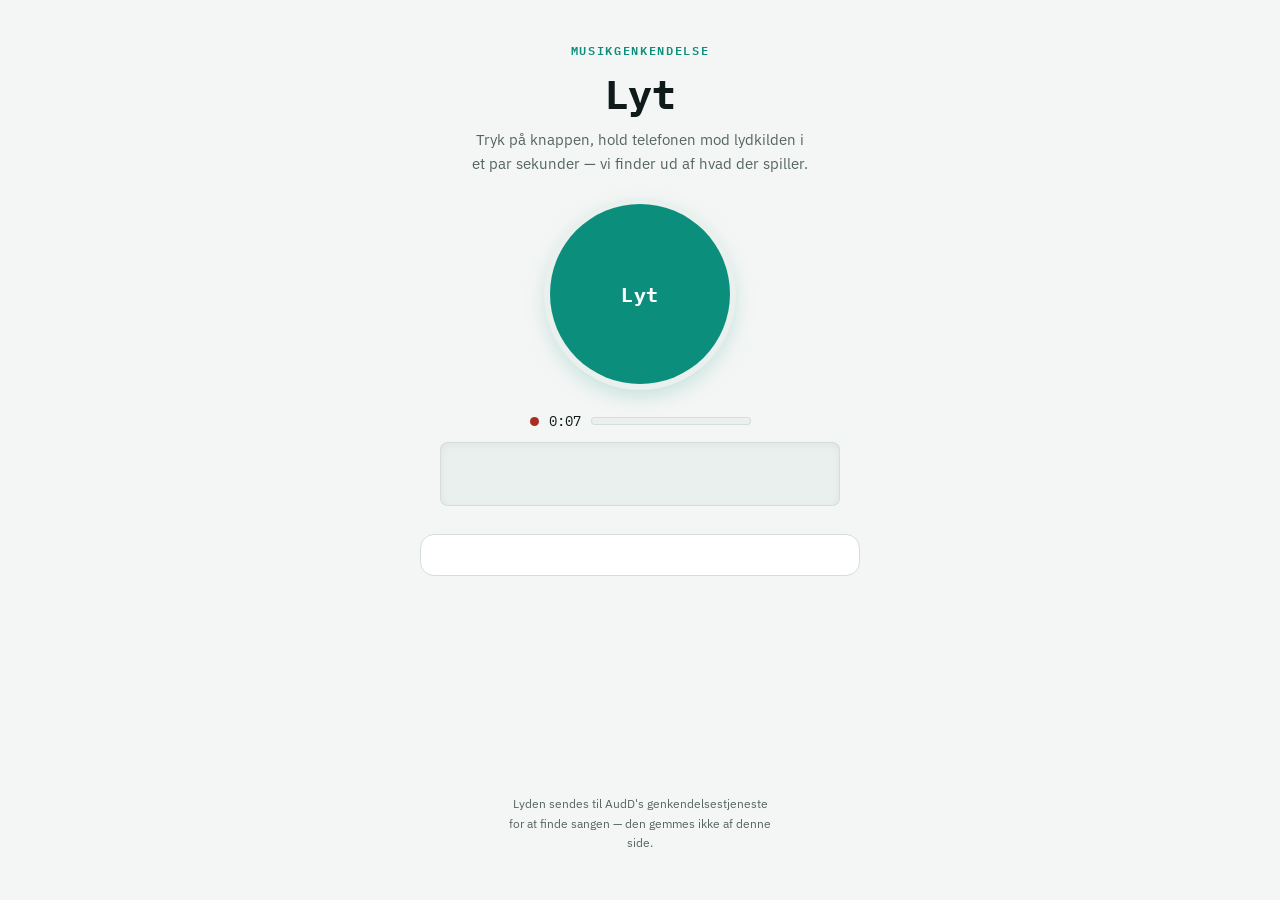
<file: index.html>
<!DOCTYPE html>
<html lang="da">
<head>
<meta charset="UTF-8">
<meta name="viewport" content="width=device-width, initial-scale=1.0">
<title>Lyt</title>
<link rel="stylesheet" href="https://fonts.googleapis.com/css2?family=IBM+Plex+Mono:wght@400;500;600;700&family=IBM+Plex+Sans:wght@400;500;600;700&display=swap">
<style>
  :root{
    color-scheme: light dark;
    --bg:#f4f6f5;
    --surface:#ffffff;
    --surface-2:#eaf0ee;
    --border:#d5deda;
    --text:#0f1a1a;
    --text-muted:#546462;
    --accent:#0b8f7c;
    --accent-contrast:#ffffff;
    --accent-amber:#a86a09;
    --danger:#ad2c22;
    --scope-shadow: inset 0 0 0 1px var(--border), inset 0 2px 10px rgba(15,26,26,.06);
    --font-display:'IBM Plex Mono', ui-monospace, SFMono-Regular, Menlo, Consolas, monospace;
    --font-body:'IBM Plex Sans', ui-sans-serif, system-ui, -apple-system, "Segoe UI", Roboto, sans-serif;
  }
  @media (prefers-color-scheme: dark){
    :root:not([data-theme="light"]){
      --bg:#0a0e10;
      --surface:#11181a;
      --surface-2:#172023;
      --border:#263133;
      --text:#e9f2f0;
      --text-muted:#87999b;
      --accent:#52e0c4;
      --accent-contrast:#06231d;
      --accent-amber:#f6ad3c;
      --danger:#ff6b60;
      --scope-shadow: inset 0 0 0 1px var(--border), inset 0 2px 14px rgba(0,0,0,.35);
    }
  }
  :root[data-theme="dark"]{
    --bg:#0a0e10;
    --surface:#11181a;
    --surface-2:#172023;
    --border:#263133;
    --text:#e9f2f0;
    --text-muted:#87999b;
    --accent:#52e0c4;
    --accent-contrast:#06231d;
    --accent-amber:#f6ad3c;
    --danger:#ff6b60;
    --scope-shadow: inset 0 0 0 1px var(--border), inset 0 2px 14px rgba(0,0,0,.35);
  }

  *{ box-sizing:border-box; }
  html, body{ margin:0; background:var(--bg); }
  body{
    min-height:100vh;
    color:var(--text);
    font-family:var(--font-body);
    -webkit-font-smoothing:antialiased;
  }
  .app{
    max-width:480px;
    margin:0 auto;
    min-height:100vh;
    padding:40px 20px 48px;
    display:flex;
    flex-direction:column;
    align-items:center;
    gap:28px;
  }

  .hero{ text-align:center; display:flex; flex-direction:column; gap:8px; }
  .eyebrow{
    margin:0;
    font-family:var(--font-display);
    font-size:12px;
    letter-spacing:.14em;
    color:var(--accent);
    font-weight:600;
  }
  h1{
    margin:0;
    font-family:var(--font-display);
    font-size:clamp(30px, 9vw, 40px);
    font-weight:700;
    letter-spacing:-0.01em;
  }
  .lede{
    margin:0;
    max-width:38ch;
    color:var(--text-muted);
    font-size:15px;
    line-height:1.6;
  }

  .listen-btn{
    appearance:none;
    border:none;
    width:180px;
    height:180px;
    border-radius:50%;
    background:var(--accent);
    color:var(--accent-contrast);
    font-family:var(--font-display);
    font-size:20px;
    font-weight:700;
    letter-spacing:.02em;
    cursor:pointer;
    box-shadow:0 0 0 6px var(--surface-2), 0 8px 24px rgba(11,143,124,.28);
    transition:transform .12s ease;
  }
  .listen-btn:active{ transform:scale(.96); }
  .listen-btn:disabled{ opacity:.55; cursor:not-allowed; }
  .listen-btn:focus-visible{ outline:2px solid var(--accent); outline-offset:4px; }

  .capture{ width:100%; display:flex; flex-direction:column; align-items:center; gap:12px; }
  .capture-meta{ display:flex; align-items:center; gap:10px; font-family:var(--font-display); font-size:14px; }
  .rec-dot{
    width:9px; height:9px; border-radius:50%;
    background:var(--danger);
    flex:none;
    animation:pulse 1.1s ease-in-out infinite;
  }
  @keyframes pulse{ 0%,100%{opacity:1;} 50%{opacity:.35;} }
  @media (prefers-reduced-motion:reduce){ .rec-dot{ animation:none; } }
  #timer{ font-variant-numeric:tabular-nums; min-width:32px; }
  .level-meter{ width:160px; height:8px; background:var(--surface-2); border-radius:4px; overflow:hidden; box-shadow:inset 0 0 0 1px var(--border); }
  .level-fill{ height:100%; width:0%; background:linear-gradient(90deg, var(--accent), var(--accent-amber)); }
  .scope{
    display:block;
    width:100%;
    max-width:400px;
    height:64px;
    background:var(--surface-2);
    border-radius:8px;
    box-shadow:var(--scope-shadow);
  }

  .status{
    font-family:var(--font-display);
    font-size:13px;
    padding:10px 14px;
    border-radius:8px;
    border:1px solid var(--border);
    background:var(--surface-2);
    color:var(--text);
    text-align:center;
  }
  .status-error{ border-color:var(--danger); color:var(--danger); }

  .result{
    width:100%;
    background:var(--surface);
    border:1px solid var(--border);
    border-radius:14px;
    padding:20px;
    display:flex;
    gap:16px;
    align-items:center;
  }
  .result-none{ border-color:var(--danger); flex-direction:column; text-align:center; }
  .result-art{
    width:72px; height:72px; border-radius:10px;
    background:var(--surface-2);
    box-shadow:inset 0 0 0 1px var(--border);
    flex:none;
    object-fit:cover;
  }
  .result-body{ display:flex; flex-direction:column; gap:4px; min-width:0; }
  .result-title{ margin:0; font-size:17px; font-weight:700; overflow-wrap:break-word; }
  .result-artist{ margin:0; font-size:14px; color:var(--text-muted); overflow-wrap:break-word; }
  .result-links{ display:flex; gap:12px; margin-top:6px; flex-wrap:wrap; }
  .result-links a{ font-family:var(--font-display); font-size:12px; color:var(--accent); text-decoration:none; border-bottom:1px solid var(--accent); }

  .footnote{ margin-top:auto; text-align:center; }
  .footnote p{ margin:0; font-size:12px; line-height:1.6; color:var(--text-muted); max-width:38ch; }

  @media (max-width:360px){
    .listen-btn{ width:150px; height:150px; font-size:18px; }
  }
</style>
</head>
<body>

<div class="app">
  <header class="hero">
    <p class="eyebrow">MUSIKGENKENDELSE</p>
    <h1>Lyt</h1>
    <p class="lede">Tryk på knappen, hold telefonen mod lydkilden i et par sekunder — vi finder ud af hvad der spiller.</p>
  </header>

  <button type="button" class="listen-btn" id="listenBtn">Lyt</button>

  <div class="capture" id="captureRow" hidden>
    <div class="capture-meta">
      <span class="rec-dot" aria-hidden="true"></span>
      <span id="timer">0:07</span>
      <div class="level-meter"><div class="level-fill" id="levelFill"></div></div>
    </div>
    <canvas class="scope" id="liveCanvas" width="400" height="64"></canvas>
  </div>

  <div id="statusBar" class="status" hidden></div>

  <div id="result" class="result" hidden></div>

  <footer class="footnote">
    <p>Lyden sendes til AudD's genkendelsestjeneste for at finde sangen — den gemmes ikke af denne side.</p>
  </footer>
</div>

<script>
(function () {
  "use strict";

  // AudD.io recognition — https://docs.audd.io/
  var AUDD_API_TOKEN = "9deacabd87e6ffbe2995b0633844aa39";
  var AUDD_ENDPOINT = "https://api.audd.io/";
  var LISTEN_DURATION_SEC = 7;

  var el = {};
  ["listenBtn", "captureRow", "timer", "levelFill", "liveCanvas", "statusBar", "result"].forEach(function (id) {
    el[id] = document.getElementById(id);
  });

  function showStatus(msg, type) {
    el.statusBar.textContent = msg;
    el.statusBar.className = "status" + (type ? " status-" + type : "");
    el.statusBar.hidden = false;
  }
  function hideStatus() { el.statusBar.hidden = true; }

  function formatTime(sec) {
    sec = Math.max(0, sec);
    var m = Math.floor(sec / 60);
    var s = Math.floor(sec % 60);
    return m + ":" + (s < 10 ? "0" : "") + s;
  }

  function cssVar(name) {
    return getComputedStyle(document.documentElement).getPropertyValue(name).trim();
  }

  // Simple live bar visualizer — purely for feedback while recording,
  // driven by an AnalyserNode running in parallel with the recorder.
  function drawLiveSpectrum(canvas, dataArray) {
    var ctx = canvas.getContext("2d");
    var w = canvas.width, h = canvas.height;
    ctx.clearRect(0, 0, w, h);
    var accent = cssVar("--accent");
    var barCount = Math.min(dataArray.length, 64);
    var barWidth = w / barCount;
    for (var i = 0; i < barCount; i++) {
      var v = dataArray[i] / 255;
      var barH = v * h;
      ctx.fillStyle = accent;
      ctx.globalAlpha = 0.35 + v * 0.65;
      ctx.fillRect(i * barWidth, h - barH, Math.max(1, barWidth - 1), barH);
    }
    ctx.globalAlpha = 1;
  }

  function computeLevel(dataArray) {
    var sum = 0;
    for (var i = 0; i < dataArray.length; i++) sum += dataArray[i];
    return sum / dataArray.length / 255;
  }

  function pickMimeType() {
    var candidates = ["audio/webm;codecs=opus", "audio/webm", "audio/ogg;codecs=opus", "audio/mp4"];
    for (var i = 0; i < candidates.length; i++) {
      if (window.MediaRecorder && MediaRecorder.isTypeSupported && MediaRecorder.isTypeSupported(candidates[i])) {
        return candidates[i];
      }
    }
    return "";
  }

  function handleMicError(err) {
    var msg;
    if (err && (err.name === "NotAllowedError" || err.name === "PermissionDeniedError")) {
      msg = "Mikrofon-adgang blev afvist. Tillad mikrofon for denne side og prøv igen.";
    } else if (err && err.name === "NotFoundError") {
      msg = "Fandt ingen mikrofon på denne enhed.";
    } else if (!navigator.mediaDevices || !navigator.mediaDevices.getUserMedia) {
      msg = "Denne browser understøtter ikke mikrofon-optagelse.";
    } else {
      msg = "Kunne ikke tilgå mikrofonen (" + ((err && err.message) || (err && err.name) || "ukendt fejl") + ").";
    }
    showStatus(msg, "error");
  }

  // Sends the captured clip to AudD's recognition API and normalizes the
  // response. See https://docs.audd.io/ for the request/response shape.
  function identifyWithAudD(blob) {
    var form = new FormData();
    form.append("api_token", AUDD_API_TOKEN);
    form.append("file", blob, "clip.webm");
    form.append("return", "apple_music,spotify");
    return fetch(AUDD_ENDPOINT, { method: "POST", body: form })
      .then(function (res) { return res.json(); })
      .then(function (data) {
        if (data.status === "error") {
          throw new Error((data.error && data.error.error_message) || "AudD returnerede en fejl.");
        }
        return data.result || null;
      });
  }

  function artworkUrlFor(result) {
    if (result.apple_music && result.apple_music.artwork && result.apple_music.artwork.url) {
      return result.apple_music.artwork.url.replace("{w}", "300").replace("{h}", "300");
    }
    if (result.spotify && result.spotify.album && result.spotify.album.images && result.spotify.album.images.length) {
      return result.spotify.album.images[0].url;
    }
    return null;
  }

  function renderResult(result) {
    el.result.hidden = false;
    el.result.innerHTML = "";
    if (!result) {
      el.result.className = "result result-none";
      var t = document.createElement("p");
      t.className = "result-title";
      t.textContent = "Ingen match fundet";
      var s = document.createElement("p");
      s.className = "result-artist";
      s.textContent = "Prøv at holde telefonen tættere på lydkilden og prøv igen.";
      el.result.appendChild(t);
      el.result.appendChild(s);
      return;
    }

    el.result.className = "result";
    var art = artworkUrlFor(result);
    if (art) {
      var img = document.createElement("img");
      img.className = "result-art";
      img.src = art;
      img.alt = "";
      el.result.appendChild(img);
    }

    var body = document.createElement("div");
    body.className = "result-body";
    var title = document.createElement("p");
    title.className = "result-title";
    title.textContent = result.title || "Ukendt titel";
    var artist = document.createElement("p");
    artist.className = "result-artist";
    artist.textContent = result.artist || "Ukendt kunstner";
    body.appendChild(title);
    body.appendChild(artist);

    var links = document.createElement("div");
    links.className = "result-links";
    if (result.spotify && result.spotify.external_urls && result.spotify.external_urls.spotify) {
      var sLink = document.createElement("a");
      sLink.href = result.spotify.external_urls.spotify;
      sLink.target = "_blank";
      sLink.rel = "noopener";
      sLink.textContent = "Spotify";
      links.appendChild(sLink);
    }
    if (result.apple_music && result.apple_music.url) {
      var aLink = document.createElement("a");
      aLink.href = result.apple_music.url;
      aLink.target = "_blank";
      aLink.rel = "noopener";
      aLink.textContent = "Apple Music";
      links.appendChild(aLink);
    }
    if (links.childNodes.length) body.appendChild(links);

    el.result.appendChild(body);
  }

  el.listenBtn.addEventListener("click", function () {
    if (!navigator.mediaDevices || !navigator.mediaDevices.getUserMedia) { handleMicError(null); return; }

    el.result.hidden = true;
    hideStatus();
    el.listenBtn.disabled = true;

    navigator.mediaDevices.getUserMedia({ audio: true }).then(function (stream) {
      var AudioCtx = window.AudioContext || window.webkitAudioContext;
      var audioCtx = new AudioCtx();
      var source = audioCtx.createMediaStreamSource(stream);
      var analyser = audioCtx.createAnalyser();
      analyser.fftSize = 256;
      source.connect(analyser);
      var dataArray = new Uint8Array(analyser.frequencyBinCount);

      var mimeType = pickMimeType();
      var recorder = new MediaRecorder(stream, mimeType ? { mimeType: mimeType } : undefined);
      var chunks = [];
      recorder.addEventListener("dataavailable", function (e) {
        if (e.data && e.data.size > 0) chunks.push(e.data);
      });
      var stopped = new Promise(function (resolve) {
        recorder.addEventListener("stop", function () {
          resolve(new Blob(chunks, { type: mimeType || "audio/webm" }));
        });
      });
      recorder.start();

      el.captureRow.hidden = false;
      var startTime = performance.now();
      var running = true;

      function tick() {
        if (!running) return;
        var elapsed = (performance.now() - startTime) / 1000;
        el.timer.textContent = formatTime(LISTEN_DURATION_SEC - elapsed);
        analyser.getByteFrequencyData(dataArray);
        drawLiveSpectrum(el.liveCanvas, dataArray);
        el.levelFill.style.width = Math.round(computeLevel(dataArray) * 100) + "%";
        if (elapsed < LISTEN_DURATION_SEC) requestAnimationFrame(tick);
      }
      tick();

      setTimeout(function () {
        running = false;
        recorder.stop();
        stopped.then(function (blob) {
          stream.getTracks().forEach(function (t) { t.stop(); });
          audioCtx.close();
          el.captureRow.hidden = true;
          showStatus("Slår sangen op…", "info");
          return identifyWithAudD(blob);
        }).then(function (result) {
          hideStatus();
          renderResult(result);
        }).catch(function (err) {
          showStatus("Kunne ikke slå sangen op (" + (err.message || err) + ").", "error");
        }).then(function () {
          el.listenBtn.disabled = false;
        });
      }, LISTEN_DURATION_SEC * 1000);
    }).catch(function (err) {
      handleMicError(err);
      el.listenBtn.disabled = false;
    });
  });
})();
</script>
</body>
</html>
</file>
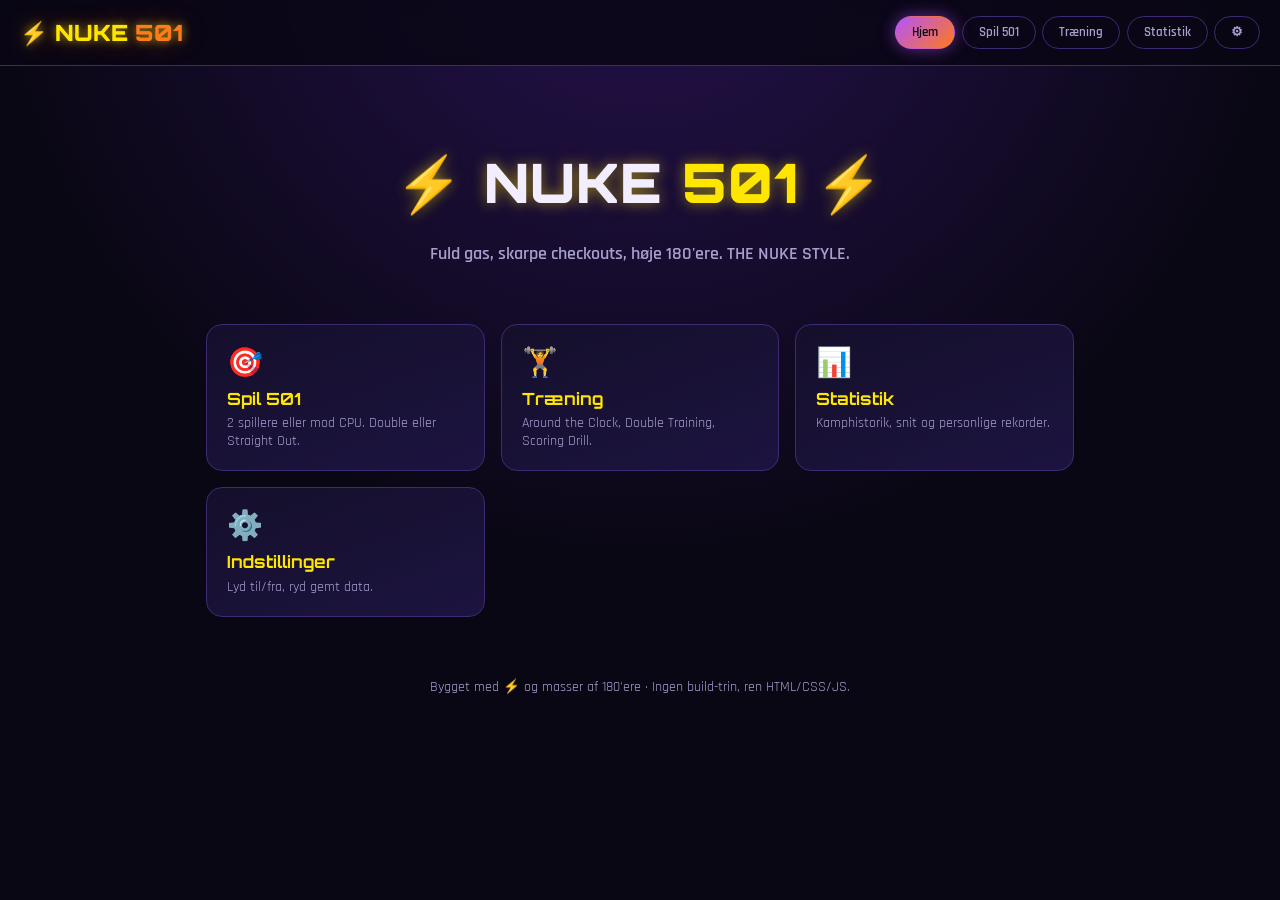
<file: dart501/index.html>
<!doctype html>
<html lang="da">
<head>
  <meta charset="UTF-8" />
  <meta name="viewport" content="width=device-width, initial-scale=1.0" />
  <title>NUKE 501 — Dart Arena</title>
  <meta name="description" content="Moderne 501-dartspil med checkout-guide, statistik, AI-modstander og træningsmoduler. Ingen build-trin — bare åbn og spil." />
  <link rel="icon" href="data:," />
  <link rel="preconnect" href="https://fonts.googleapis.com" />
  <link rel="preconnect" href="https://fonts.gstatic.com" crossorigin />
  <link href="https://fonts.googleapis.com/css2?family=Orbitron:wght@600;800;900&family=Rajdhani:wght@500;600;700&display=swap" rel="stylesheet" />
  <link rel="stylesheet" href="css/styles.css" />
</head>
<body>
  <div id="big-banner" class="big-banner"></div>

  <header class="topbar">
    <div class="brand">⚡ NUKE <span>501</span></div>
    <nav class="topnav">
      <button class="nav-btn" data-view="home">Hjem</button>
      <button class="nav-btn" data-view="setup501">Spil 501</button>
      <button class="nav-btn" data-view="training-menu">Træning</button>
      <button class="nav-btn" data-view="stats">Statistik</button>
      <button class="nav-btn" data-view="settings">⚙</button>
    </nav>
  </header>

  <main class="app-main">

    <!-- HOME -->
    <section class="view" id="view-home">
      <div class="hero">
        <h1>⚡ NUKE <span class="accent">501</span> ⚡</h1>
        <p class="tagline">Fuld gas, skarpe checkouts, høje 180'ere. THE NUKE STYLE.</p>
      </div>
      <div class="home-grid">
        <button class="home-card" data-nav="setup501">
          <span class="home-card-icon">🎯</span>
          <span class="home-card-title">Spil 501</span>
          <span class="home-card-desc">2 spillere eller mod CPU. Double eller Straight Out.</span>
        </button>
        <button class="home-card" data-nav="training-menu">
          <span class="home-card-icon">🏋️</span>
          <span class="home-card-title">Træning</span>
          <span class="home-card-desc">Around the Clock, Double Training, Scoring Drill.</span>
        </button>
        <button class="home-card" data-nav="stats">
          <span class="home-card-icon">📊</span>
          <span class="home-card-title">Statistik</span>
          <span class="home-card-desc">Kamphistorik, snit og personlige rekorder.</span>
        </button>
        <button class="home-card" data-nav="settings">
          <span class="home-card-icon">⚙️</span>
          <span class="home-card-title">Indstillinger</span>
          <span class="home-card-desc">Lyd til/fra, ryd gemt data.</span>
        </button>
      </div>
    </section>

    <!-- SETUP 501 -->
    <section class="view" id="view-setup501" hidden>
      <h2>Ny 501-kamp</h2>
      <form id="setup501-form" class="panel form-panel">
        <label class="field">
          <span>Spiller 1 navn</span>
          <input type="text" id="setup-p1-name" placeholder="Spiller 1" />
        </label>

        <label class="field checkbox-field">
          <input type="checkbox" id="setup-vs-ai" />
          <span>Spil mod CPU</span>
        </label>

        <div class="field" id="setup-p2-name-field">
          <label>
            <span>Spiller 2 navn</span>
            <input type="text" id="setup-p2-name" placeholder="Spiller 2" />
          </label>
        </div>

        <div class="field" id="setup-ai-difficulty-field" hidden>
          <label>
            <span>CPU-sværhedsgrad</span>
            <select id="setup-ai-difficulty">
              <option value="easy">Let</option>
              <option value="medium" selected>Medium</option>
              <option value="hard">Svær</option>
            </select>
          </label>
        </div>

        <label class="field">
          <span>Startscore</span>
          <select id="setup-start-score">
            <option value="301">301</option>
            <option value="501" selected>501</option>
            <option value="701">701</option>
          </select>
        </label>

        <label class="field checkbox-field">
          <input type="checkbox" id="setup-double-out" checked />
          <span>Double Out (kræver dobbelt for at lukke)</span>
        </label>

        <label class="field">
          <span>Først til antal legs</span>
          <input type="number" id="setup-legs-to-win" value="3" min="1" max="21" />
        </label>

        <button type="submit" class="btn-primary btn-big">START KAMP 🎯</button>
      </form>
    </section>

    <!-- GAME 501 -->
    <section class="view" id="view-game501" hidden>
      <div id="p501-leg-info" class="leg-info"></div>
      <div id="p501-players" class="player-cards"></div>
      <div id="p501-checkout" class="checkout-box" hidden></div>
      <div id="p501-keypad" class="keypad-container"></div>
      <button id="p501-quit" class="btn-secondary">✕ Afslut kamp</button>
    </section>

    <!-- TRAINING MENU -->
    <section class="view" id="view-training-menu" hidden>
      <h2>Træningsmoduler</h2>
      <div class="home-grid">
        <button class="home-card" data-nav="training-clock">
          <span class="home-card-icon">🕐</span>
          <span class="home-card-title">Around the Clock</span>
          <span class="home-card-desc">Ram 1-20 og bull i rækkefølge.</span>
        </button>
        <button class="home-card" data-nav="training-double">
          <span class="home-card-icon">🎯</span>
          <span class="home-card-title">Double Training</span>
          <span class="home-card-desc">Fokusér på at lukke ud på udvalgte doubler.</span>
        </button>
        <button class="home-card" data-nav="training-scoring">
          <span class="home-card-icon">🔥</span>
          <span class="home-card-title">Scoring Drill</span>
          <span class="home-card-desc">10 omgange, maksimér din score (T20!).</span>
        </button>
      </div>
    </section>

    <!-- TRAINING: AROUND THE CLOCK -->
    <section class="view" id="view-training-clock" hidden>
      <h2>🕐 Around the Clock</h2>
      <p class="hint">Ram 1, 2, 3 … 20 og til sidst BULL, i rækkefølge. Enhver ring (S/D/T) tæller.</p>
      <div class="panel">
        <div id="clock-best" class="best-line"></div>
        <div id="clock-target" class="big-target"></div>
        <div id="clock-darts" class="sub-line"></div>
        <div id="clock-progress" class="clock-progress"></div>
        <div id="clock-keypad" class="keypad-container"></div>
        <button id="clock-restart" class="btn-secondary">↻ Start forfra</button>
      </div>
    </section>

    <!-- TRAINING: DOUBLE TRAINING -->
    <section class="view" id="view-training-double" hidden>
      <h2>🎯 Double Training</h2>
      <p class="hint">Standard: D20, D16, D10, D8, D4 — 5 forsøg pr. double. Skriv dine egne tal, kommasepareret.</p>
      <div class="panel">
        <label class="field">
          <span>Doubler (fx 20,16,10,8,4)</span>
          <input type="text" id="double-targets-input" placeholder="20,16,10,8,4" />
        </label>
        <button id="double-start" class="btn-primary">Start session</button>
        <div id="double-best" class="best-line"></div>
        <div id="double-play-area" hidden>
          <div id="double-current-target" class="big-target"></div>
          <div id="double-attempts-left" class="sub-line"></div>
          <div id="double-keypad" class="keypad-container"></div>
          <table class="data-table">
            <thead><tr><th>Double</th><th>Ramt/Forsøg</th><th>%</th></tr></thead>
            <tbody id="double-results"></tbody>
          </table>
        </div>
      </div>
    </section>

    <!-- TRAINING: SCORING DRILL -->
    <section class="view" id="view-training-scoring" hidden>
      <h2>🔥 Scoring Drill</h2>
      <p class="hint">10 omgange á 3 pile. Saml så mange point som muligt — sigt efter T20!</p>
      <div class="panel">
        <div id="scoring-best" class="best-line"></div>
        <div id="scoring-round" class="sub-line"></div>
        <div id="scoring-total" class="big-target"></div>
        <div id="scoring-turn-darts" class="turn-darts"></div>
        <div id="scoring-keypad" class="keypad-container"></div>
        <table class="data-table">
          <thead><tr><th>Omgang</th><th>Kast</th><th>Point</th></tr></thead>
          <tbody id="scoring-history"></tbody>
        </table>
        <button id="scoring-restart" class="btn-secondary">↻ Start forfra</button>
      </div>
    </section>

    <!-- STATS -->
    <section class="view" id="view-stats" hidden>
      <h2>📊 Statistik</h2>
      <h3>Trænings-rekorder</h3>
      <div id="stats-training-list" class="best-grid"></div>
      <h3>Kamphistorik</h3>
      <p id="stats-empty" class="hint">Ingen kampe spillet endnu — gå spil en 501-kamp!</p>
      <div class="table-scroll">
        <table class="data-table">
          <thead><tr><th>Dato</th><th>Type</th><th>Resultat</th><th>Vinder</th></tr></thead>
          <tbody id="stats-match-table"></tbody>
        </table>
      </div>
      <button id="stats-clear" class="btn-secondary">🗑 Ryd kamphistorik</button>
    </section>

    <!-- SETTINGS -->
    <section class="view" id="view-settings" hidden>
      <h2>⚙️ Indstillinger</h2>
      <div class="panel">
        <label class="field checkbox-field">
          <input type="checkbox" id="settings-sound" />
          <span>Lydeffekter</span>
        </label>
        <button id="settings-clear-all" class="btn-secondary">🗑 Slet alt gemt data</button>
      </div>
    </section>

  </main>

  <footer class="app-footer">
    <p>Bygget med ⚡ og masser af 180'ere · Ingen build-trin, ren HTML/CSS/JS.</p>
  </footer>

  <script type="module" src="js/main.js"></script>
</body>
</html>
</file>
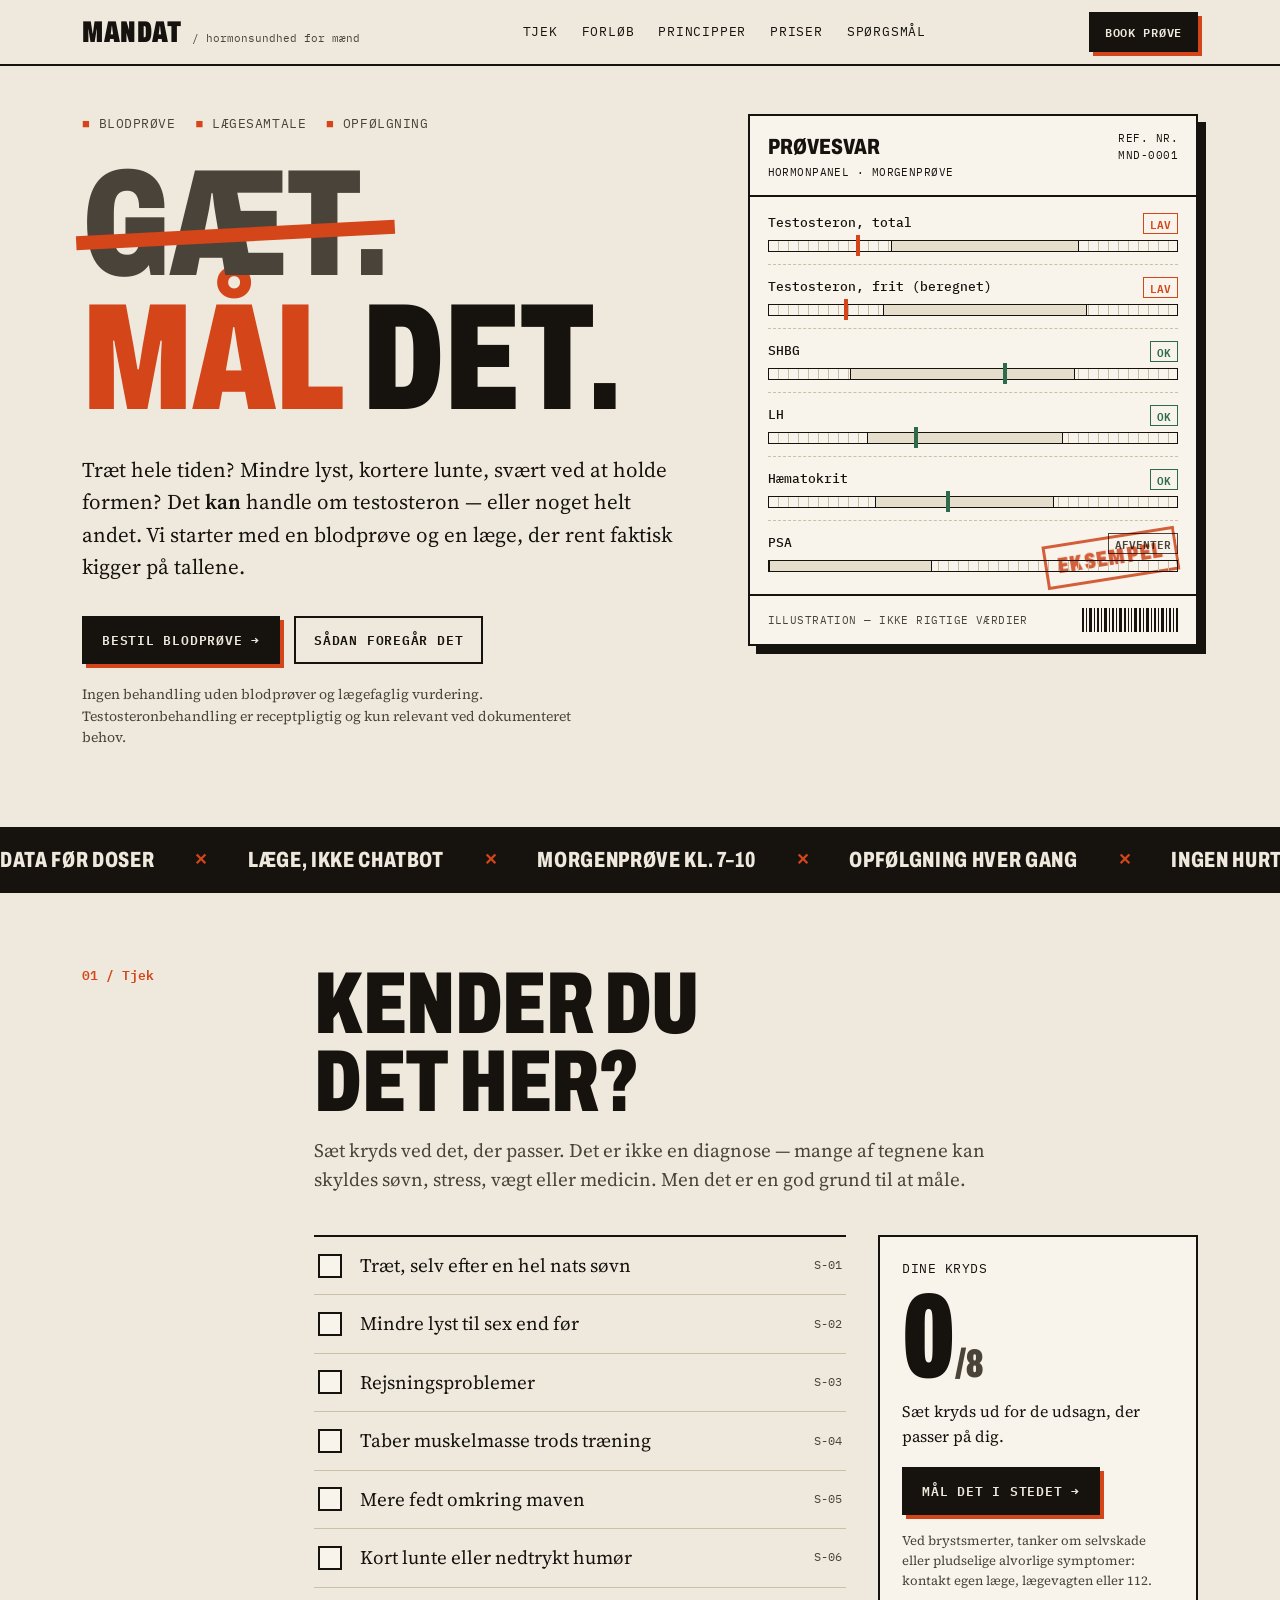
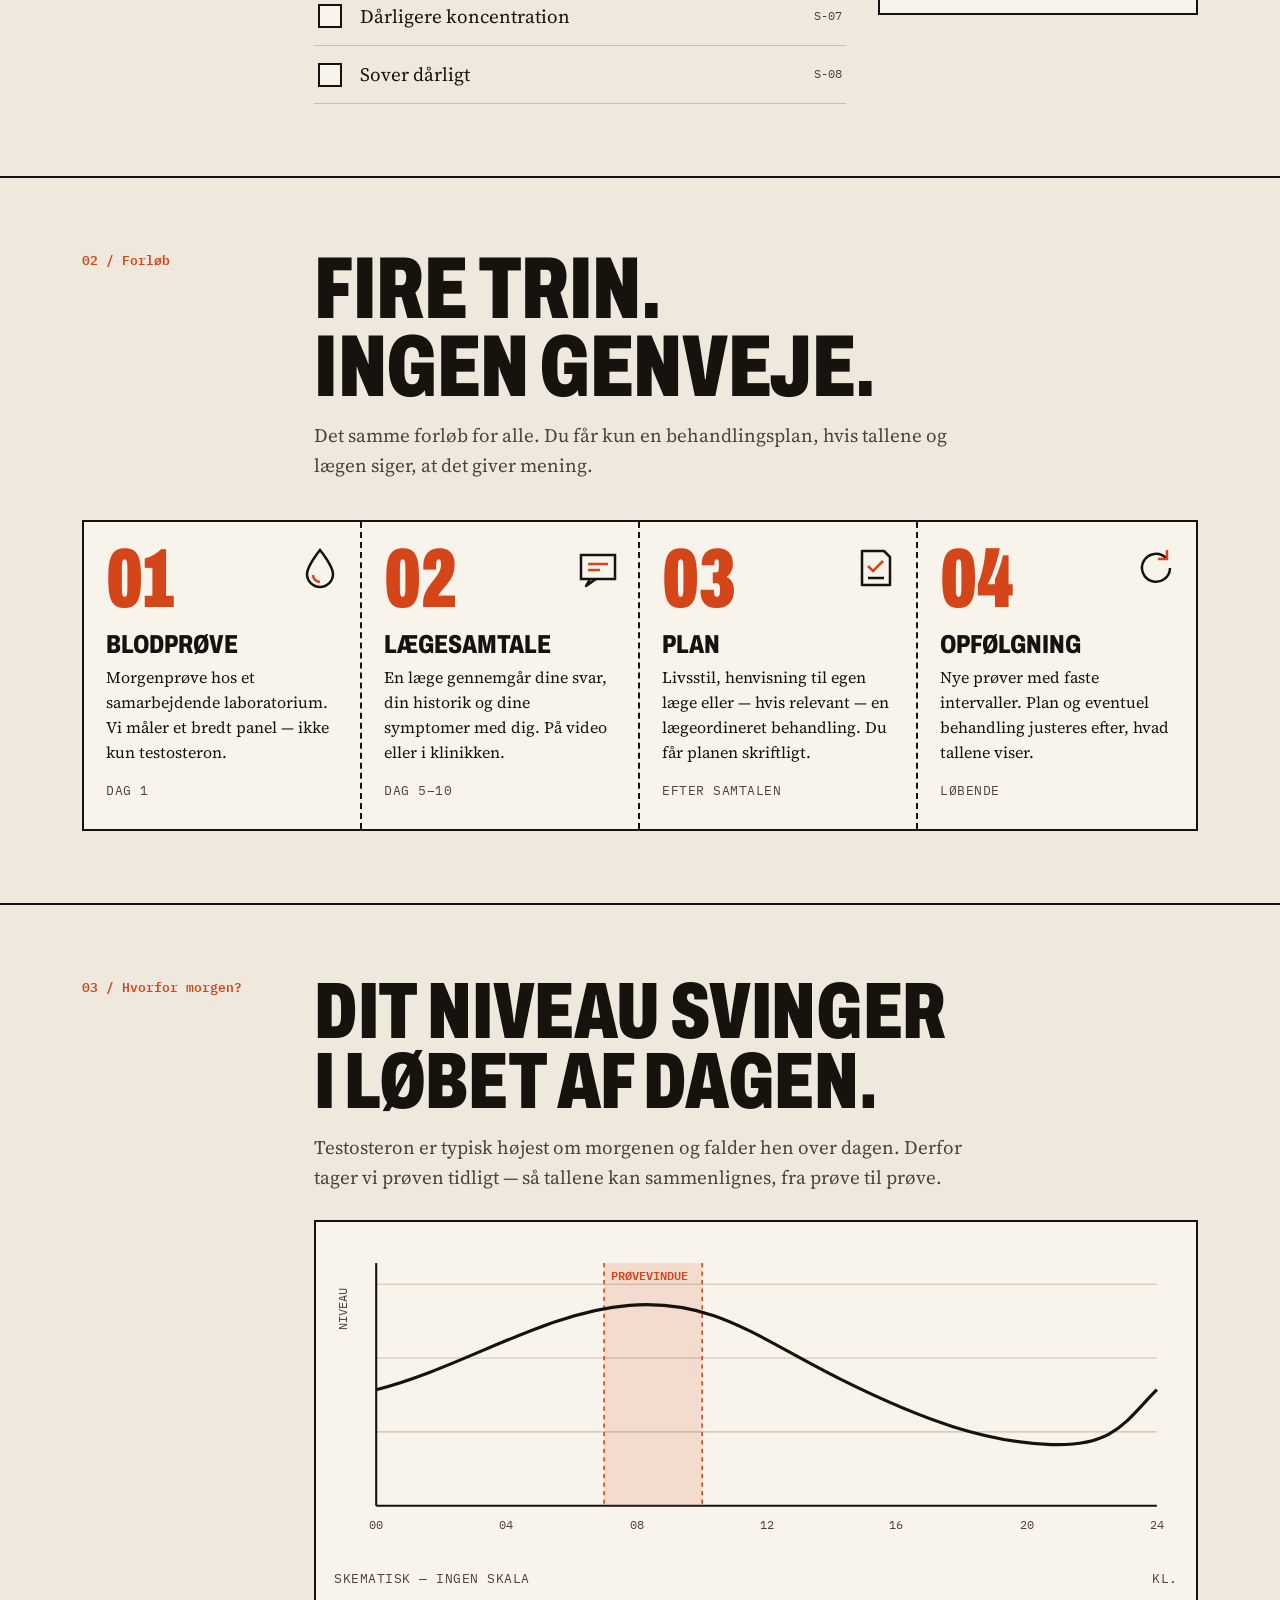
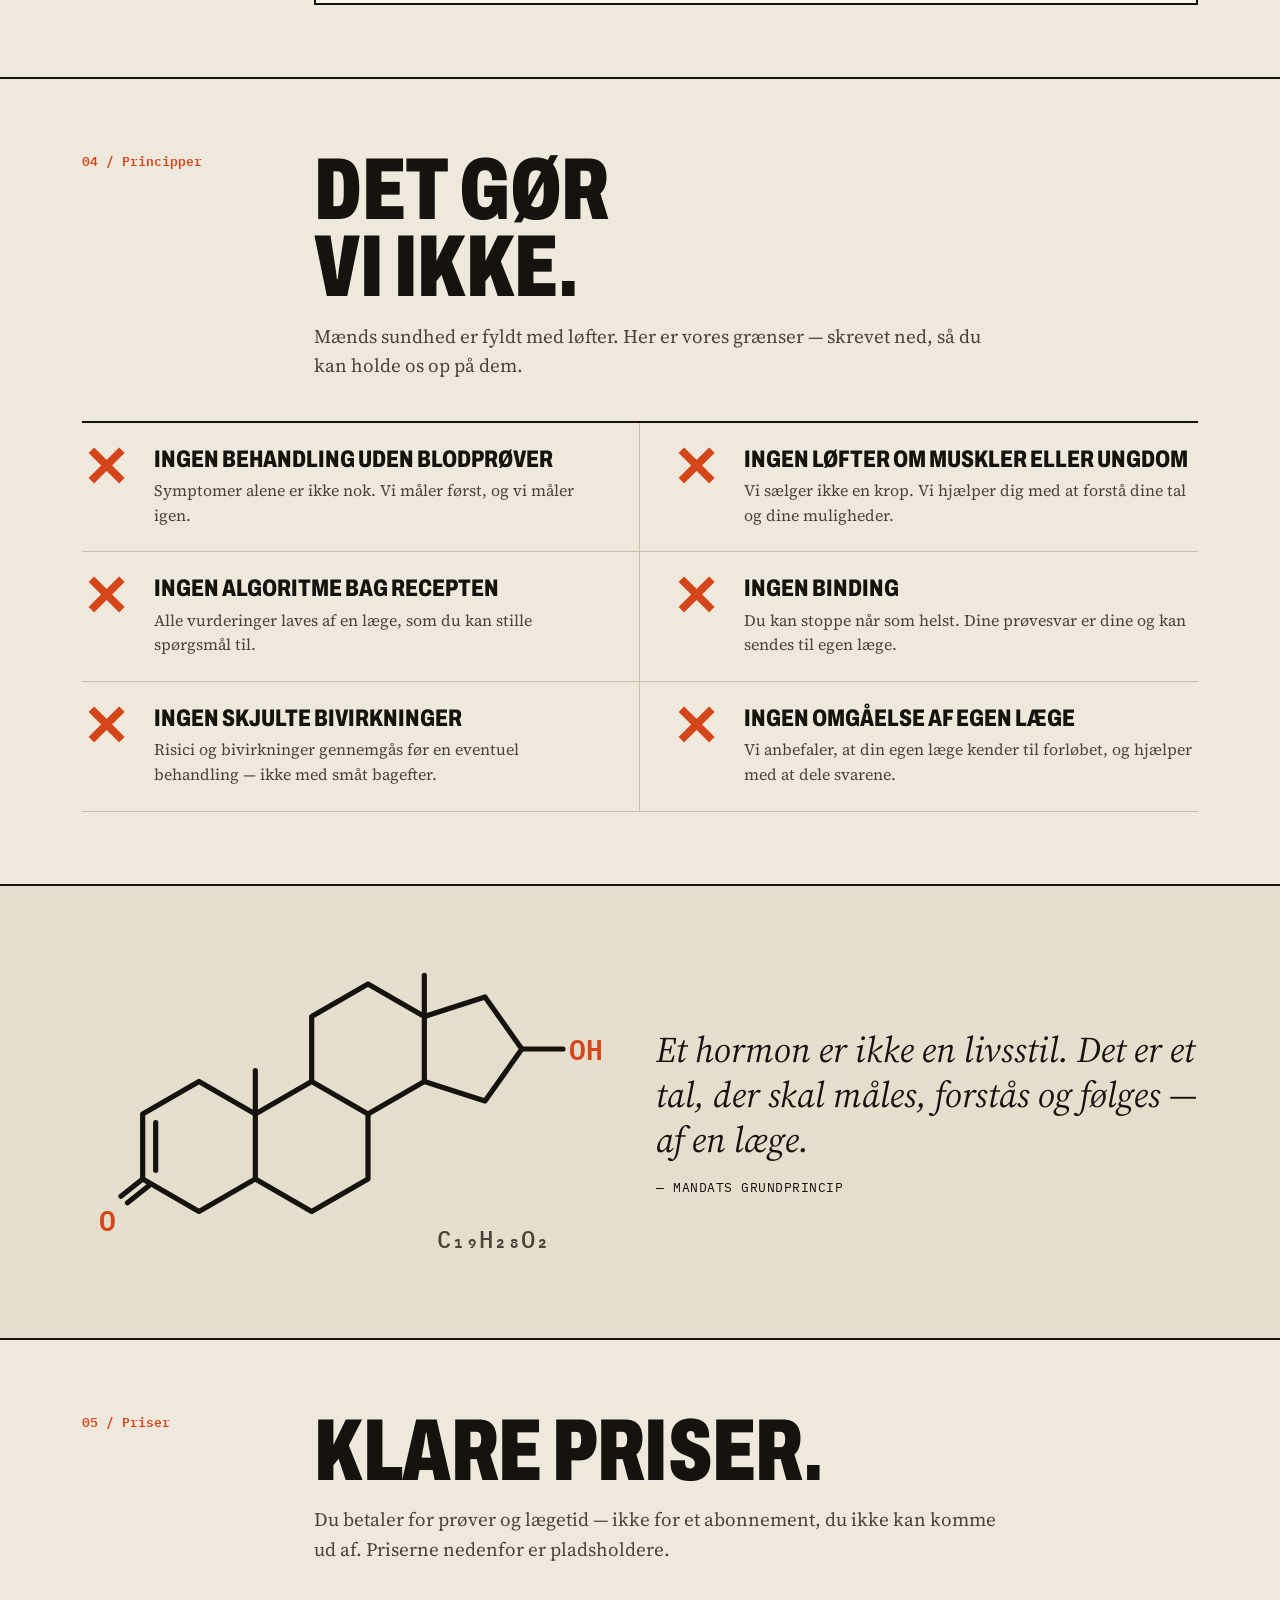
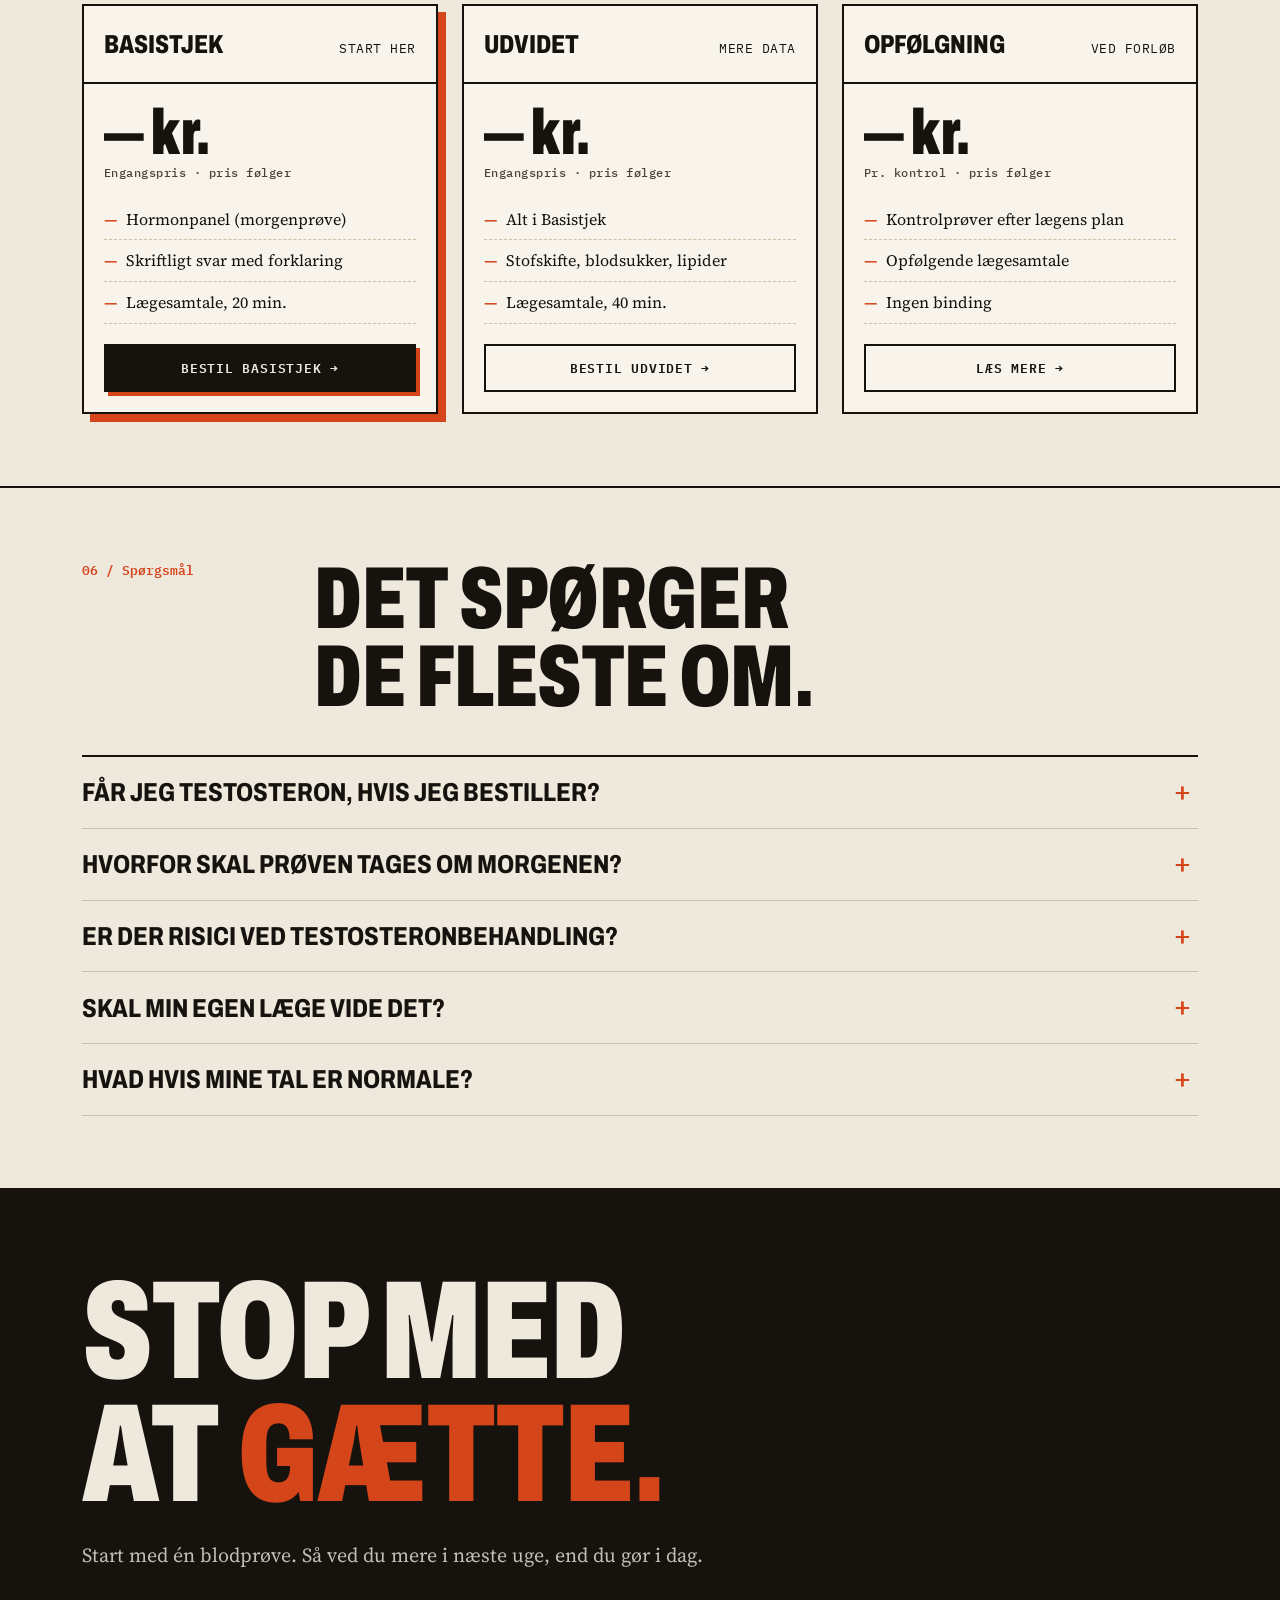
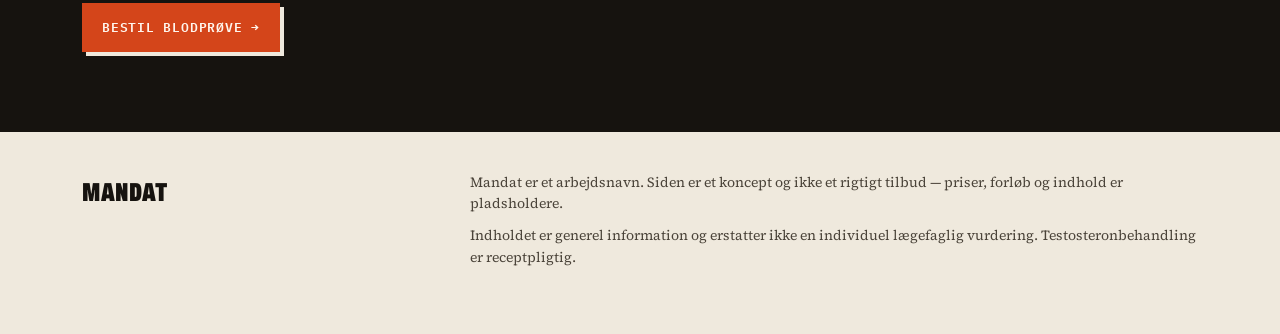
<file: mandat/index.html>
<!DOCTYPE html>
<html lang="da">
<head>
<meta charset="UTF-8">
<meta name="viewport" content="width=device-width, initial-scale=1.0">
<title>Mandat — mænds hormonsundhed</title>
<meta name="description" content="Blodprøve, lægesamtale og opfølgning for mænd, der vil have styr på testosteron og hormonsundhed.">
<link rel="preconnect" href="https://fonts.googleapis.com">
<link rel="preconnect" href="https://fonts.gstatic.com" crossorigin>
<link rel="stylesheet" href="https://fonts.googleapis.com/css2?family=Archivo:wdth,wght@62..125,400..900&family=IBM+Plex+Mono:wght@400;500;600&family=Source+Serif+4:ital,opsz,wght@0,8..60,400;0,8..60,600;1,8..60,400&display=swap">
<style>
  /*
    Designretning: "prøvesvar fra laboratoriet", ikke "tech-startup".
    - Papir, blæk og én signalfarve (laboratorie-orange) — ingen gradienter,
      ingen glas-effekter, ingen glødende kugler, ingen stockfotos.
    - Grafik er data: målebjælker, døgnkurve og et molekyle, tegnet i SVG.
    - Smalle, tunge overskrifter (Archivo condensed), brødtekst i serif,
      tal og etiketter i monospace — som et rigtigt journalark.
  */
  :root{
    color-scheme: light dark;
    --paper:#efe9dd;
    --paper-2:#e6decd;
    --card:#f8f4ec;
    --ink:#16130f;
    --ink-2:#4a4339;
    --rule:#cbbfa8;
    --rule-strong:#16130f;
    --signal:#d4451a;
    --signal-ink:#fff6ee;
    --ok:#2f6b4a;
    --font-head:'Archivo', 'Arial Narrow', sans-serif;
    --font-body:'Source Serif 4', Georgia, serif;
    --font-mono:'IBM Plex Mono', ui-monospace, Menlo, Consolas, monospace;
  }
  @media (prefers-color-scheme: dark){
    :root:not([data-theme="light"]){
      --paper:#15130f;
      --paper-2:#1d1a15;
      --card:#1f1c17;
      --ink:#efe7d8;
      --ink-2:#b2a690;
      --rule:#3a342b;
      --rule-strong:#efe7d8;
      --signal:#ff6a3a;
      --signal-ink:#1a0a03;
      --ok:#7fc49b;
    }
  }
  :root[data-theme="dark"]{
    --paper:#15130f;
    --paper-2:#1d1a15;
    --card:#1f1c17;
    --ink:#efe7d8;
    --ink-2:#b2a690;
    --rule:#3a342b;
    --rule-strong:#efe7d8;
    --signal:#ff6a3a;
    --signal-ink:#1a0a03;
    --ok:#7fc49b;
  }

  *{ box-sizing:border-box; }
  html{ -webkit-text-size-adjust:100%; }
  html, body{ margin:0; background:var(--paper); }
  body{
    color:var(--ink);
    font-family:var(--font-body);
    font-size:18px;
    line-height:1.55;
    -webkit-font-smoothing:antialiased;
    overflow-x:hidden;
  }
  /* Svag papirstruktur: millimeterpapir i stedet for gradienter */
  body::before{
    content:""; position:fixed; inset:0; pointer-events:none; z-index:-1;
    background-image:
      linear-gradient(var(--rule) 1px, transparent 1px),
      linear-gradient(90deg, var(--rule) 1px, transparent 1px);
    background-size:24px 24px;
    opacity:.18;
  }
  a{ color:inherit; }
  section[id]{ scroll-margin-top:64px; }
  .wrap{ max-width:1180px; margin:0 auto; padding:0 16px; }
  @media (min-width:720px){ .wrap{ padding:0 32px; } }

  .mono{ font-family:var(--font-mono); font-size:13px; letter-spacing:.04em; text-transform:uppercase; }
  .head{
    font-family:var(--font-head);
    font-stretch:68%;
    font-weight:850;
    text-transform:uppercase;
    line-height:.88;
    letter-spacing:-.005em;
    margin:0;
  }

  /* ---------- Topbar ---------- */
  .top{ border-bottom:2px solid var(--rule-strong); background:var(--paper); position:sticky; top:0; z-index:10; }
  .top .wrap{ display:flex; align-items:center; justify-content:space-between; gap:16px; height:64px; }
  .logo{ display:flex; align-items:baseline; gap:10px; text-decoration:none; }
  .logo b{ font-family:var(--font-head); font-stretch:62%; font-weight:900; font-size:30px; letter-spacing:.02em; text-transform:uppercase; }
  .logo span{ font-family:var(--font-mono); font-size:11px; color:var(--ink-2); display:none; }
  @media (min-width:560px){ .logo span{ display:inline; } }
  nav{ display:none; gap:24px; }
  nav a{ text-decoration:none; font-family:var(--font-mono); font-size:13px; text-transform:uppercase; letter-spacing:.06em; }
  nav a:hover{ text-decoration:underline; text-underline-offset:4px; }
  @media (min-width:900px){ nav{ display:flex; } }

  .btn{
    display:inline-flex; align-items:center; gap:10px;
    font-family:var(--font-mono); font-size:13px; font-weight:600; text-transform:uppercase; letter-spacing:.06em;
    text-decoration:none; padding:12px 18px; border:2px solid var(--rule-strong);
    background:var(--ink); color:var(--paper); cursor:pointer;
    box-shadow:4px 4px 0 var(--signal);
    transition:transform .12s, box-shadow .12s;
  }
  .btn:hover{ transform:translate(-1px,-1px); box-shadow:5px 5px 0 var(--signal); }
  .btn:active{ transform:translate(3px,3px); box-shadow:1px 1px 0 var(--signal); }
  .btn.ghost{ background:transparent; color:var(--ink); box-shadow:none; }
  .btn.ghost:hover{ background:var(--paper-2); }
  .top .btn{ padding:9px 14px; font-size:12px; }

  /* ---------- Hero ---------- */
  .hero{ padding:48px 0 64px; border-bottom:2px solid var(--rule-strong); }
  .hero .grid{ display:grid; gap:40px; }
  @media (min-width:960px){ .hero .grid{ grid-template-columns:1.15fr .85fr; gap:56px; align-items:start; } }
  .hero .meta{ display:flex; flex-wrap:wrap; gap:8px 20px; color:var(--ink-2); margin-bottom:24px; }
  .hero .meta span::before{ content:"■ "; color:var(--signal); }
  .hero h1{ font-size:clamp(64px, 14vw, 152px); }
  .hero h1 em{ font-style:normal; color:var(--signal); }
  .hero h1 .strike{ position:relative; color:var(--ink-2); }
  .hero h1 .strike::after{
    content:""; position:absolute; left:-2%; right:-2%; top:52%; height:.09em; background:var(--signal); transform:rotate(-3deg);
  }
  .lede{ font-size:21px; max-width:34em; margin:28px 0 32px; }
  .lede strong{ font-weight:600; }
  .cta-row{ display:flex; flex-wrap:wrap; gap:14px; align-items:center; }
  .fine{ font-size:14px; color:var(--ink-2); margin-top:20px; max-width:38em; }

  /* Prøvesvar-kortet */
  .report{
    background:var(--card); border:2px solid var(--rule-strong);
    box-shadow:8px 8px 0 var(--ink);
    position:relative; transform:rotate(.6deg);
  }
  .report header{ display:flex; justify-content:space-between; gap:12px; padding:14px 18px; border-bottom:2px solid var(--rule-strong); }
  .report header .mono{ font-size:11px; }
  .report h2{ font-family:var(--font-head); font-stretch:75%; font-weight:800; font-size:22px; text-transform:uppercase; margin:0; }
  .report .rows{ padding:4px 18px 10px; }
  .row{ display:grid; grid-template-columns:1fr auto; gap:6px 12px; padding:12px 0; border-bottom:1px dashed var(--rule); }
  .row:last-child{ border-bottom:0; }
  .row .name{ font-family:var(--font-mono); font-size:13px; font-weight:500; }
  .row .flag{ font-family:var(--font-mono); font-size:11px; font-weight:600; padding:1px 6px; border:1.5px solid currentColor; justify-self:end; align-self:center; }
  .row .flag.low{ color:var(--signal); }
  .row .flag.ok{ color:var(--ok); }
  .row .flag.na{ color:var(--ink-2); }
  .bar{ grid-column:1 / -1; position:relative; height:12px; border:1.5px solid var(--ink); background:
      repeating-linear-gradient(90deg, transparent 0 9px, var(--rule) 9px 10px); }
  .bar .ref{ position:absolute; top:0; bottom:0; background:var(--paper-2); border-left:1.5px solid var(--ink); border-right:1.5px solid var(--ink); }
  .bar .val{ position:absolute; top:-6px; width:4px; height:21px; background:var(--signal); transform:translateX(-50%); }
  .bar .val.ok{ background:var(--ok); }
  .report footer{ display:flex; justify-content:space-between; gap:12px; align-items:center; padding:12px 18px; border-top:2px solid var(--rule-strong); }
  .report footer .mono{ font-size:11px; color:var(--ink-2); }
  .stamp{
    position:absolute; right:18px; bottom:64px;
    font-family:var(--font-head); font-stretch:70%; font-weight:900; font-size:22px; text-transform:uppercase; letter-spacing:.06em;
    color:var(--signal); border:3px solid var(--signal); padding:2px 10px; transform:rotate(-9deg); opacity:.85;
    mix-blend-mode:multiply;
  }
  @media (prefers-color-scheme: dark){ :root:not([data-theme="light"]) .stamp{ mix-blend-mode:normal; } }
  :root[data-theme="dark"] .stamp{ mix-blend-mode:normal; }

  /* ---------- Bånd ---------- */
  .ticker{ background:var(--ink); color:var(--paper); overflow:hidden; border-bottom:2px solid var(--rule-strong); }
  .ticker .track{ display:flex; gap:40px; white-space:nowrap; padding:14px 0; animation:tick 38s linear infinite; width:max-content; }
  .ticker span{ font-family:var(--font-head); font-stretch:70%; font-weight:800; font-size:22px; text-transform:uppercase; letter-spacing:.03em; }
  .ticker span::after{ content:"✕"; color:var(--signal); margin-left:40px; font-size:16px; vertical-align:2px; }
  @keyframes tick{ to{ transform:translateX(-50%); } }
  @media (prefers-reduced-motion: reduce){ .ticker .track{ animation:none; } }

  /* ---------- Sektioner ---------- */
  section.block{ padding:72px 0; border-bottom:2px solid var(--rule-strong); }
  .sec-head{ display:grid; gap:16px; margin-bottom:40px; }
  @media (min-width:900px){ .sec-head{ grid-template-columns:200px 1fr; gap:32px; } }
  .sec-head .num{ color:var(--signal); font-family:var(--font-mono); font-size:13px; font-weight:600; }
  .sec-head h2{ font-size:clamp(44px, 8vw, 88px); }
  .sec-head p{ margin:16px 0 0; max-width:36em; font-size:19px; color:var(--ink-2); }

  /* Symptomtjek */
  .check{ display:grid; gap:32px; }
  .check .spacer{ display:none; }
  @media (min-width:900px){ .check{ grid-template-columns:200px 1fr 320px; gap:32px; } .check .spacer{ display:block; } }
  .symptoms{ list-style:none; margin:0; padding:0; border-top:2px solid var(--rule-strong); }
  .symptoms li{ border-bottom:1px solid var(--rule); }
  .symptoms label{ display:grid; grid-template-columns:28px 1fr auto; gap:14px; align-items:center; padding:14px 4px; cursor:pointer; font-size:19px; }
  .symptoms label:hover{ background:var(--paper-2); }
  .symptoms input{ appearance:none; -webkit-appearance:none; width:24px; height:24px; border:2px solid var(--ink); margin:0; display:grid; place-items:center; background:var(--card); cursor:pointer; }
  .symptoms input:checked{ background:var(--ink); }
  .symptoms input:checked::after{ content:""; width:12px; height:6px; border-left:3px solid var(--paper); border-bottom:3px solid var(--paper); transform:translateY(-2px) rotate(-45deg); }
  .symptoms input:focus-visible{ outline:3px solid var(--signal); outline-offset:2px; }
  .symptoms .code{ font-family:var(--font-mono); font-size:12px; color:var(--ink-2); }
  .tally{ border:2px solid var(--rule-strong); background:var(--card); padding:22px; align-self:start; position:sticky; top:88px; }
  .tally .count{ font-family:var(--font-head); font-stretch:62%; font-weight:900; font-size:120px; line-height:.8; margin:10px 0 14px; }
  .tally .count small{ font-size:40px; color:var(--ink-2); }
  .tally p{ margin:0 0 18px; font-size:16px; }
  .tally .note{ font-size:13px; color:var(--ink-2); margin:16px 0 0; }

  /* Forløb */
  .steps{ display:grid; gap:0; border:2px solid var(--rule-strong); background:var(--card); }
  @media (min-width:820px){ .steps{ grid-template-columns:repeat(4, 1fr); } }
  .step{ padding:24px 22px 28px; border-bottom:2px solid var(--rule-strong); position:relative; }
  .step:last-child{ border-bottom:0; }
  @media (min-width:820px){ .step{ border-bottom:0; border-right:2px dashed var(--rule-strong); } .step:last-child{ border-right:0; } }
  .step .n{ font-family:var(--font-head); font-stretch:62%; font-weight:900; font-size:84px; line-height:.8; color:var(--signal); }
  .step h3{ font-family:var(--font-head); font-stretch:75%; font-weight:800; font-size:26px; text-transform:uppercase; margin:18px 0 8px; line-height:1; }
  .step p{ margin:0; font-size:16px; }
  .step .when{ display:block; margin-top:16px; color:var(--ink-2); }
  .step svg{ position:absolute; right:18px; top:24px; width:44px; height:44px; }

  /* Døgnkurve */
  .curve-wrap{ display:grid; gap:32px; }
  @media (min-width:900px){ .curve-wrap{ grid-template-columns:200px 1fr; } }
  .curve-card{ border:2px solid var(--rule-strong); background:var(--card); padding:20px 18px 14px; }
  .curve-card svg{ width:100%; height:auto; display:block; }
  .curve-card .cap{ display:flex; justify-content:space-between; gap:12px; flex-wrap:wrap; color:var(--ink-2); margin-top:10px; }
  .curve-axis{ font-family:var(--font-mono); font-size:11px; fill:var(--ink-2); }
  .curve-line{ fill:none; stroke:var(--ink); stroke-width:3; stroke-linejoin:round; stroke-dasharray:1400; stroke-dashoffset:1400; transition:stroke-dashoffset 2.2s ease-out; }
  .curve-card.seen .curve-line{ stroke-dashoffset:0; }
  @media (prefers-reduced-motion: reduce){ .curve-line{ transition:none; stroke-dashoffset:0; } }

  /* Principper */
  .rules{ display:grid; gap:0; border-top:2px solid var(--rule-strong); }
  @media (min-width:820px){ .rules{ grid-template-columns:1fr 1fr; } }
  .rule{ display:grid; grid-template-columns:56px 1fr; gap:16px; padding:24px 0; border-bottom:1px solid var(--rule); }
  @media (min-width:820px){ .rule:nth-child(odd){ padding-right:32px; border-right:1px solid var(--rule); } .rule:nth-child(even){ padding-left:32px; } }
  .rule .x{ font-family:var(--font-head); font-stretch:62%; font-weight:900; font-size:56px; line-height:.8; color:var(--signal); }
  .rule h3{ font-family:var(--font-head); font-stretch:75%; font-weight:800; font-size:24px; text-transform:uppercase; margin:0 0 6px; line-height:1.05; }
  .rule p{ margin:0; font-size:16px; color:var(--ink-2); }

  /* Molekyle-bånd */
  .molecule{ display:grid; gap:32px; align-items:center; }
  @media (min-width:900px){ .molecule{ grid-template-columns:1fr 1fr; } }
  .molecule svg{ width:100%; max-width:520px; height:auto; }
  .molecule .mol-line{ fill:none; stroke:var(--ink); stroke-width:2.4; stroke-linejoin:round; stroke-linecap:round; }
  .molecule .mol-text{ font-family:var(--font-mono); font-size:13px; font-weight:600; fill:var(--signal); }
  .molecule blockquote{ margin:0; font-family:var(--font-body); font-style:italic; font-size:clamp(24px, 3.4vw, 36px); line-height:1.25; }
  .molecule blockquote footer{ font-style:normal; margin-top:18px; }

  /* Priser */
  .prices{ display:grid; gap:24px; }
  @media (min-width:860px){ .prices{ grid-template-columns:repeat(3, 1fr); } }
  .price{ border:2px solid var(--rule-strong); background:var(--card); display:flex; flex-direction:column; }
  .price.main{ box-shadow:8px 8px 0 var(--signal); }
  .price header{ padding:18px 20px; border-bottom:2px solid var(--rule-strong); display:flex; justify-content:space-between; align-items:baseline; gap:12px; }
  .price h3{ font-family:var(--font-head); font-stretch:75%; font-weight:800; font-size:26px; text-transform:uppercase; margin:0; }
  .price .amount{ padding:20px 20px 0; font-family:var(--font-head); font-stretch:62%; font-weight:900; font-size:64px; line-height:.9; }
  .price .amount small{ font-family:var(--font-mono); font-size:12px; font-weight:500; color:var(--ink-2); letter-spacing:.04em; display:block; margin-top:6px; }
  .price ul{ list-style:none; margin:20px; padding:0; font-size:16px; flex:1; }
  .price li{ padding:8px 0 8px 22px; border-bottom:1px dashed var(--rule); position:relative; }
  .price li::before{ content:"—"; position:absolute; left:0; color:var(--signal); font-weight:700; }
  .price .btn{ margin:0 20px 20px; justify-content:center; }

  /* FAQ */
  .faq{ border-top:2px solid var(--rule-strong); }
  .faq details{ border-bottom:1px solid var(--rule); }
  .faq summary{ list-style:none; cursor:pointer; display:grid; grid-template-columns:1fr 32px; gap:16px; align-items:center; padding:20px 0; font-family:var(--font-head); font-stretch:80%; font-weight:750; font-size:clamp(20px, 2.6vw, 26px); text-transform:uppercase; line-height:1.1; }
  .faq summary::-webkit-details-marker{ display:none; }
  .faq summary::after{ content:"+"; font-family:var(--font-mono); font-size:28px; font-weight:500; text-align:center; color:var(--signal); }
  .faq details[open] summary::after{ content:"−"; }
  .faq summary:focus-visible{ outline:3px solid var(--signal); outline-offset:4px; }
  .faq .ans{ padding:0 0 24px; max-width:44em; font-size:17px; }
  .faq .ans p{ margin:0 0 10px; }

  /* Afslutning */
  .closing{ padding:80px 0; background:var(--ink); color:var(--paper); }
  .closing .head{ font-size:clamp(56px, 12vw, 140px); }
  .closing .head em{ font-style:normal; color:var(--signal); }
  .closing p{ font-size:20px; max-width:32em; margin:24px 0 32px; color:color-mix(in srgb, var(--paper) 80%, transparent); }
  .closing .btn{ background:var(--signal); color:var(--signal-ink); border-color:var(--signal); box-shadow:4px 4px 0 var(--paper); }

  footer.site{ padding:40px 0 56px; font-size:14px; color:var(--ink-2); }
  footer.site .cols{ display:grid; gap:24px; }
  @media (min-width:820px){ footer.site .cols{ grid-template-columns:1fr 2fr; } }
  footer.site .logo b{ font-size:26px; color:var(--ink); }
  footer.site p{ margin:0 0 10px; max-width:52em; }

  .reveal{ opacity:0; transform:translateY(14px); transition:opacity .6s, transform .6s; }
  .reveal.seen{ opacity:1; transform:none; }
  @media (prefers-reduced-motion: reduce){ .reveal{ opacity:1; transform:none; transition:none; } }
</style>
</head>
<body>

<header class="top">
  <div class="wrap">
    <a class="logo" href="#">
      <b>Mandat</b><span>/ hormonsundhed for mænd</span>
    </a>
    <nav aria-label="Hovedmenu">
      <a href="#tjek">Tjek</a>
      <a href="#forloeb">Forløb</a>
      <a href="#principper">Principper</a>
      <a href="#priser">Priser</a>
      <a href="#faq">Spørgsmål</a>
    </nav>
    <a class="btn" href="#priser">Book prøve</a>
  </div>
</header>

<main>
  <!-- HERO -->
  <section class="hero">
    <div class="wrap grid">
      <div>
        <div class="meta mono">
          <span>Blodprøve</span><span>Lægesamtale</span><span>Opfølgning</span>
        </div>
        <h1 class="head">
          <span class="strike">Gæt.</span><br>
          <em>Mål</em> det.
        </h1>
        <p class="lede">
          Træt hele tiden? Mindre lyst, kortere lunte, svært ved at holde formen?
          Det <strong>kan</strong> handle om testosteron — eller noget helt andet.
          Vi starter med en blodprøve og en læge, der rent faktisk kigger på tallene.
        </p>
        <div class="cta-row">
          <a class="btn" href="#priser">Bestil blodprøve →</a>
          <a class="btn ghost" href="#forloeb">Sådan foregår det</a>
        </div>
        <p class="fine">
          Ingen behandling uden blodprøver og lægefaglig vurdering.
          Testosteronbehandling er receptpligtig og kun relevant ved dokumenteret behov.
        </p>
      </div>

      <article class="report reveal" aria-label="Eksempel på prøvesvar">
        <header>
          <div>
            <h2>Prøvesvar</h2>
            <div class="mono">Hormonpanel · morgenprøve</div>
          </div>
          <div class="mono" style="text-align:right">Ref. nr.<br>MND-0001</div>
        </header>
        <div class="stamp" aria-hidden="true">Eksempel</div>
        <div class="rows">
          <div class="row">
            <span class="name">Testosteron, total</span><span class="flag low">LAV</span>
            <div class="bar"><div class="ref" style="left:30%;width:46%"></div><div class="val" style="left:22%"></div></div>
          </div>
          <div class="row">
            <span class="name">Testosteron, frit (beregnet)</span><span class="flag low">LAV</span>
            <div class="bar"><div class="ref" style="left:28%;width:50%"></div><div class="val" style="left:19%"></div></div>
          </div>
          <div class="row">
            <span class="name">SHBG</span><span class="flag ok">OK</span>
            <div class="bar"><div class="ref" style="left:20%;width:55%"></div><div class="val ok" style="left:58%"></div></div>
          </div>
          <div class="row">
            <span class="name">LH</span><span class="flag ok">OK</span>
            <div class="bar"><div class="ref" style="left:24%;width:48%"></div><div class="val ok" style="left:36%"></div></div>
          </div>
          <div class="row">
            <span class="name">Hæmatokrit</span><span class="flag ok">OK</span>
            <div class="bar"><div class="ref" style="left:26%;width:44%"></div><div class="val ok" style="left:44%"></div></div>
          </div>
          <div class="row">
            <span class="name">PSA</span><span class="flag na">AFVENTER</span>
            <div class="bar"><div class="ref" style="left:0;width:40%"></div></div>
          </div>
        </div>
        <footer>
          <span class="mono">Illustration — ikke rigtige værdier</span>
          <svg width="96" height="24" viewBox="0 0 96 24" aria-hidden="true">
            <g fill="currentColor">
              <rect x="0" width="2" height="24"/><rect x="4" width="1" height="24"/><rect x="7" width="3" height="24"/>
              <rect x="12" width="1" height="24"/><rect x="15" width="2" height="24"/><rect x="19" width="1" height="24"/>
              <rect x="22" width="3" height="24"/><rect x="27" width="1" height="24"/><rect x="30" width="2" height="24"/>
              <rect x="34" width="1" height="24"/><rect x="37" width="3" height="24"/><rect x="42" width="2" height="24"/>
              <rect x="46" width="1" height="24"/><rect x="49" width="1" height="24"/><rect x="52" width="3" height="24"/>
              <rect x="57" width="2" height="24"/><rect x="61" width="1" height="24"/><rect x="64" width="3" height="24"/>
              <rect x="69" width="1" height="24"/><rect x="72" width="2" height="24"/><rect x="76" width="1" height="24"/>
              <rect x="79" width="3" height="24"/><rect x="84" width="1" height="24"/><rect x="87" width="2" height="24"/>
              <rect x="91" width="1" height="24"/><rect x="94" width="2" height="24"/>
            </g>
          </svg>
        </footer>
      </article>
    </div>
  </section>

  <div class="ticker" aria-hidden="true">
    <div class="track">
      <span>Data før doser</span><span>Læge, ikke chatbot</span><span>Morgenprøve kl. 7–10</span><span>Opfølgning hver gang</span><span>Ingen hurtige løsninger</span>
      <span>Data før doser</span><span>Læge, ikke chatbot</span><span>Morgenprøve kl. 7–10</span><span>Opfølgning hver gang</span><span>Ingen hurtige løsninger</span>
    </div>
  </div>

  <!-- SYMPTOMTJEK -->
  <section class="block" id="tjek">
    <div class="wrap">
      <div class="sec-head">
        <div class="num">01 / Tjek</div>
        <div>
          <h2 class="head">Kender du<br>det her?</h2>
          <p>Sæt kryds ved det, der passer. Det er ikke en diagnose — mange af tegnene kan skyldes søvn, stress, vægt eller medicin. Men det er en god grund til at måle.</p>
        </div>
      </div>
      <div class="check">
        <div class="spacer"></div>
        <ul class="symptoms" id="symptoms">
          <li><label><input type="checkbox"><span>Træt, selv efter en hel nats søvn</span><span class="code">S-01</span></label></li>
          <li><label><input type="checkbox"><span>Mindre lyst til sex end før</span><span class="code">S-02</span></label></li>
          <li><label><input type="checkbox"><span>Rejsningsproblemer</span><span class="code">S-03</span></label></li>
          <li><label><input type="checkbox"><span>Taber muskelmasse trods træning</span><span class="code">S-04</span></label></li>
          <li><label><input type="checkbox"><span>Mere fedt omkring maven</span><span class="code">S-05</span></label></li>
          <li><label><input type="checkbox"><span>Kort lunte eller nedtrykt humør</span><span class="code">S-06</span></label></li>
          <li><label><input type="checkbox"><span>Dårligere koncentration</span><span class="code">S-07</span></label></li>
          <li><label><input type="checkbox"><span>Sover dårligt</span><span class="code">S-08</span></label></li>
        </ul>
        <aside class="tally" aria-live="polite">
          <div class="mono">Dine kryds</div>
          <div class="count"><span id="count">0</span><small>/8</small></div>
          <p id="tally-text">Sæt kryds ud for de udsagn, der passer på dig.</p>
          <a class="btn" href="#priser">Mål det i stedet →</a>
          <p class="note">Ved brystsmerter, tanker om selvskade eller pludselige alvorlige symptomer: kontakt egen læge, lægevagten eller 112.</p>
        </aside>
      </div>
    </div>
  </section>

  <!-- FORLØB -->
  <section class="block" id="forloeb">
    <div class="wrap">
      <div class="sec-head">
        <div class="num">02 / Forløb</div>
        <div>
          <h2 class="head">Fire trin.<br>Ingen genveje.</h2>
          <p>Det samme forløb for alle. Du får kun en behandlingsplan, hvis tallene og lægen siger, at det giver mening.</p>
        </div>
      </div>
      <div class="steps">
        <div class="step reveal">
          <svg viewBox="0 0 44 44" aria-hidden="true"><path d="M22 4 C22 4 9 20 9 28 a13 13 0 0 0 26 0 C35 20 22 4 22 4Z" fill="none" stroke="currentColor" stroke-width="2.5"/><path d="M15 29 a7 7 0 0 0 7 7" fill="none" stroke="var(--signal)" stroke-width="2.5"/></svg>
          <div class="n">01</div>
          <h3>Blodprøve</h3>
          <p>Morgenprøve hos et samarbejdende laboratorium. Vi måler et bredt panel — ikke kun testosteron.</p>
          <span class="when mono">Dag 1</span>
        </div>
        <div class="step reveal">
          <svg viewBox="0 0 44 44" aria-hidden="true"><rect x="5" y="9" width="34" height="24" fill="none" stroke="currentColor" stroke-width="2.5"/><path d="M14 33 l-4 7 l10 -7" fill="none" stroke="currentColor" stroke-width="2.5" stroke-linejoin="round"/><path d="M12 18 h20 M12 24 h12" stroke="var(--signal)" stroke-width="2.5"/></svg>
          <div class="n">02</div>
          <h3>Lægesamtale</h3>
          <p>En læge gennemgår dine svar, din historik og dine symptomer med dig. På video eller i klinikken.</p>
          <span class="when mono">Dag 5–10</span>
        </div>
        <div class="step reveal">
          <svg viewBox="0 0 44 44" aria-hidden="true"><path d="M8 5 h22 l6 6 v28 h-28 z" fill="none" stroke="currentColor" stroke-width="2.5" stroke-linejoin="round"/><path d="M14 20 l5 5 l10 -10" fill="none" stroke="var(--signal)" stroke-width="2.5"/><path d="M14 32 h16" stroke="currentColor" stroke-width="2.5"/></svg>
          <div class="n">03</div>
          <h3>Plan</h3>
          <p>Livsstil, henvisning til egen læge eller — hvis relevant — en lægeordineret behandling. Du får planen skriftligt.</p>
          <span class="when mono">Efter samtalen</span>
        </div>
        <div class="step reveal">
          <svg viewBox="0 0 44 44" aria-hidden="true"><path d="M36 22 a14 14 0 1 1 -4 -10" fill="none" stroke="currentColor" stroke-width="2.5"/><path d="M33 4 v9 h-9" fill="none" stroke="var(--signal)" stroke-width="2.5"/></svg>
          <div class="n">04</div>
          <h3>Opfølgning</h3>
          <p>Nye prøver med faste intervaller. Plan og eventuel behandling justeres efter, hvad tallene viser.</p>
          <span class="when mono">Løbende</span>
        </div>
      </div>
    </div>
  </section>

  <!-- DØGNKURVE -->
  <section class="block">
    <div class="wrap curve-wrap">
      <div class="sec-head" style="margin:0;display:block">
        <div class="num">03 / Hvorfor morgen?</div>
      </div>
      <div>
        <h2 class="head" style="font-size:clamp(40px,7vw,80px);margin-bottom:16px">Dit niveau svinger<br>i løbet af dagen.</h2>
        <p style="max-width:36em;color:var(--ink-2);font-size:19px;margin:0 0 28px">Testosteron er typisk højest om morgenen og falder hen over dagen. Derfor tager vi prøven tidligt — så tallene kan sammenlignes, fra prøve til prøve.</p>
        <div class="curve-card" id="curve">
          <svg viewBox="0 0 800 300" role="img" aria-label="Skematisk kurve: niveauet er højest om morgenen og falder mod aften">
            <g stroke="var(--rule)" stroke-width="1">
              <line x1="40" y1="40" x2="780" y2="40"/><line x1="40" y1="110" x2="780" y2="110"/>
              <line x1="40" y1="180" x2="780" y2="180"/>
            </g>
            <line x1="40" y1="250" x2="780" y2="250" stroke="var(--ink)" stroke-width="2"/>
            <line x1="40" y1="20" x2="40" y2="250" stroke="var(--ink)" stroke-width="2"/>
            <!-- prøvevindue ca. kl. 7-10 -->
            <rect x="256" y="20" width="93" height="230" fill="var(--signal)" opacity=".14"/>
            <line x1="256" y1="20" x2="256" y2="250" stroke="var(--signal)" stroke-width="1.5" stroke-dasharray="4 4"/>
            <line x1="349" y1="20" x2="349" y2="250" stroke="var(--signal)" stroke-width="1.5" stroke-dasharray="4 4"/>
            <text x="263" y="36" class="curve-axis" style="fill:var(--signal);font-weight:600">PRØVEVINDUE</text>
            <path class="curve-line" d="M40 140 C 120 120, 200 66, 280 60 S 400 90, 480 130 S 620 190, 680 192 S 750 170, 780 140"/>
            <g class="curve-axis">
              <text x="40" y="272" text-anchor="middle">00</text><text x="163" y="272" text-anchor="middle">04</text><text x="287" y="272" text-anchor="middle">08</text>
              <text x="410" y="272" text-anchor="middle">12</text><text x="533" y="272" text-anchor="middle">16</text><text x="657" y="272" text-anchor="middle">20</text>
              <text x="780" y="272" text-anchor="middle">24</text>
              <text x="12" y="44" transform="rotate(-90 12 44)" text-anchor="end">NIVEAU</text>
            </g>
          </svg>
          <div class="cap mono"><span>Skematisk — ingen skala</span><span>Kl.</span></div>
        </div>
      </div>
    </div>
  </section>

  <!-- PRINCIPPER -->
  <section class="block" id="principper">
    <div class="wrap">
      <div class="sec-head">
        <div class="num">04 / Principper</div>
        <div>
          <h2 class="head">Det gør<br>vi ikke.</h2>
          <p>Mænds sundhed er fyldt med løfter. Her er vores grænser — skrevet ned, så du kan holde os op på dem.</p>
        </div>
      </div>
      <div class="rules">
        <div class="rule"><div class="x">✕</div><div><h3>Ingen behandling uden blodprøver</h3><p>Symptomer alene er ikke nok. Vi måler først, og vi måler igen.</p></div></div>
        <div class="rule"><div class="x">✕</div><div><h3>Ingen løfter om muskler eller ungdom</h3><p>Vi sælger ikke en krop. Vi hjælper dig med at forstå dine tal og dine muligheder.</p></div></div>
        <div class="rule"><div class="x">✕</div><div><h3>Ingen algoritme bag recepten</h3><p>Alle vurderinger laves af en læge, som du kan stille spørgsmål til.</p></div></div>
        <div class="rule"><div class="x">✕</div><div><h3>Ingen binding</h3><p>Du kan stoppe når som helst. Dine prøvesvar er dine og kan sendes til egen læge.</p></div></div>
        <div class="rule"><div class="x">✕</div><div><h3>Ingen skjulte bivirkninger</h3><p>Risici og bivirkninger gennemgås før en eventuel behandling — ikke med småt bagefter.</p></div></div>
        <div class="rule"><div class="x">✕</div><div><h3>Ingen omgåelse af egen læge</h3><p>Vi anbefaler, at din egen læge kender til forløbet, og hjælper med at dele svarene.</p></div></div>
      </div>
    </div>
  </section>

  <!-- MOLEKYLE -->
  <section class="block" style="background:var(--paper-2)">
    <div class="wrap molecule">
      <svg viewBox="-14 -12 240 142" role="img" aria-label="Skeletformel inspireret af testosteronmolekylet">
        <g class="mol-line">
          <!-- ring A -->
          <path d="M40 45 L66 60 L66 90 L40 105 L14 90 L14 60 Z"/>
          <!-- ring B -->
          <path d="M66 60 L92 45 L118 60 L118 90 L92 105 L66 90"/>
          <!-- ring C -->
          <path d="M92 45 L92 15 L118 0 L144 15 L144 45 L118 60"/>
          <!-- ring D -->
          <path d="M144 15 L172 6 L189 30 L172 54 L144 45"/>
          <!-- methylgrupper -->
          <path d="M66 60 L66 40"/>
          <path d="M144 15 L144 -4"/>
          <!-- dobbeltbinding i ring A -->
          <path d="M20 86 L20 64"/>
          <!-- =O og OH -->
          <path d="M14 90 L4 98"/><path d="M17 93 L7 101"/>
          <path d="M189 30 L208 30"/>
        </g>
        <text class="mol-text" x="-6" y="114">O</text>
        <text class="mol-text" x="211" y="35">OH</text>
        <text class="mol-text" x="150" y="122" style="fill:var(--ink-2);font-weight:500;font-size:11px">C₁₉H₂₈O₂</text>
      </svg>
      <blockquote>
        Et hormon er ikke en livsstil. Det er et tal, der skal måles, forstås og følges — af en læge.
        <footer class="mono">— Mandats grundprincip</footer>
      </blockquote>
    </div>
  </section>

  <!-- PRISER -->
  <section class="block" id="priser">
    <div class="wrap">
      <div class="sec-head">
        <div class="num">05 / Priser</div>
        <div>
          <h2 class="head">Klare priser.</h2>
          <p>Du betaler for prøver og lægetid — ikke for et abonnement, du ikke kan komme ud af. Priserne nedenfor er pladsholdere.</p>
        </div>
      </div>
      <div class="prices">
        <div class="price main">
          <header><h3>Basistjek</h3><span class="mono">Start her</span></header>
          <div class="amount">— kr.<small>Engangspris · pris følger</small></div>
          <ul>
            <li>Hormonpanel (morgenprøve)</li>
            <li>Skriftligt svar med forklaring</li>
            <li>Lægesamtale, 20 min.</li>
          </ul>
          <a class="btn" href="#">Bestil basistjek →</a>
        </div>
        <div class="price">
          <header><h3>Udvidet</h3><span class="mono">Mere data</span></header>
          <div class="amount">— kr.<small>Engangspris · pris følger</small></div>
          <ul>
            <li>Alt i Basistjek</li>
            <li>Stofskifte, blodsukker, lipider</li>
            <li>Lægesamtale, 40 min.</li>
          </ul>
          <a class="btn ghost" href="#">Bestil udvidet →</a>
        </div>
        <div class="price">
          <header><h3>Opfølgning</h3><span class="mono">Ved forløb</span></header>
          <div class="amount">— kr.<small>Pr. kontrol · pris følger</small></div>
          <ul>
            <li>Kontrolprøver efter lægens plan</li>
            <li>Opfølgende lægesamtale</li>
            <li>Ingen binding</li>
          </ul>
          <a class="btn ghost" href="#">Læs mere →</a>
        </div>
      </div>
    </div>
  </section>

  <!-- FAQ -->
  <section class="block" id="faq">
    <div class="wrap">
      <div class="sec-head">
        <div class="num">06 / Spørgsmål</div>
        <div><h2 class="head">Det spørger<br>de fleste om.</h2></div>
      </div>
      <div class="faq">
        <details>
          <summary>Får jeg testosteron, hvis jeg bestiller?</summary>
          <div class="ans"><p>Nej, ikke automatisk. Mange får at vide, at deres niveau er normalt, og at forklaringen skal findes et andet sted. Behandling er kun relevant, hvis gentagne målinger og lægens vurdering peger på det.</p></div>
        </details>
        <details>
          <summary>Hvorfor skal prøven tages om morgenen?</summary>
          <div class="ans"><p>Niveauet svinger i løbet af døgnet og er typisk højest om morgenen. En morgenprøve gør målingerne sammenlignelige. Lægen kan bede om en ekstra måling, før der konkluderes noget.</p></div>
        </details>
        <details>
          <summary>Er der risici ved testosteronbehandling?</summary>
          <div class="ans"><p>Ja. Behandling kan blandt andet påvirke blodprocent, prostata og fertilitet. Derfor gennemgår lægen risici med dig før en eventuel behandling, og derfor følges du med faste kontrolprøver.</p></div>
        </details>
        <details>
          <summary>Skal min egen læge vide det?</summary>
          <div class="ans"><p>Vi anbefaler det. Du ejer dine prøvesvar og kan til enhver tid få dem sendt til egen læge.</p></div>
        </details>
        <details>
          <summary>Hvad hvis mine tal er normale?</summary>
          <div class="ans"><p>Så er det også et svar. Lægen hjælper dig med, hvad der ellers kan ligge bag — fx søvn, stress, vægt eller medicin — og hvornår det giver mening at gå videre hos egen læge.</p></div>
        </details>
      </div>
    </div>
  </section>

  <section class="closing">
    <div class="wrap">
      <h2 class="head">Stop med<br>at <em>gætte.</em></h2>
      <p>Start med én blodprøve. Så ved du mere i næste uge, end du gør i dag.</p>
      <a class="btn" href="#priser">Bestil blodprøve →</a>
    </div>
  </section>
</main>

<footer class="site">
  <div class="wrap cols">
    <div><a class="logo" href="#"><b>Mandat</b></a></div>
    <div>
      <p>Mandat er et arbejdsnavn. Siden er et koncept og ikke et rigtigt tilbud — priser, forløb og indhold er pladsholdere.</p>
      <p>Indholdet er generel information og erstatter ikke en individuel lægefaglig vurdering. Testosteronbehandling er receptpligtig.</p>
    </div>
  </div>
</footer>

<script>
  // Symptomtjek — tæller kun; giver bevidst ingen diagnose.
  const boxes = document.querySelectorAll('#symptoms input');
  const countEl = document.getElementById('count');
  const textEl = document.getElementById('tally-text');
  function updateTally(){
    const n = [...boxes].filter(b => b.checked).length;
    countEl.textContent = n;
    textEl.textContent =
      n === 0 ? 'Sæt kryds ud for de udsagn, der passer på dig.' :
      n <= 2  ? 'Det kan være mange ting. En blodprøve kan udelukke eller bekræfte en hormonel årsag.' :
                'Flere ting passer. Det er ikke en diagnose — men en god grund til at få målt.';
  }
  boxes.forEach(b => b.addEventListener('change', updateTally));

  // Elementer toner frem, når de kommer i syne.
  const io = new IntersectionObserver(entries => {
    entries.forEach(e => { if (e.isIntersecting){ e.target.classList.add('seen'); io.unobserve(e.target); } });
  }, { threshold:.25 });
  document.querySelectorAll('.reveal, #curve').forEach(el => io.observe(el));
</script>
</body>
</html>
</file>
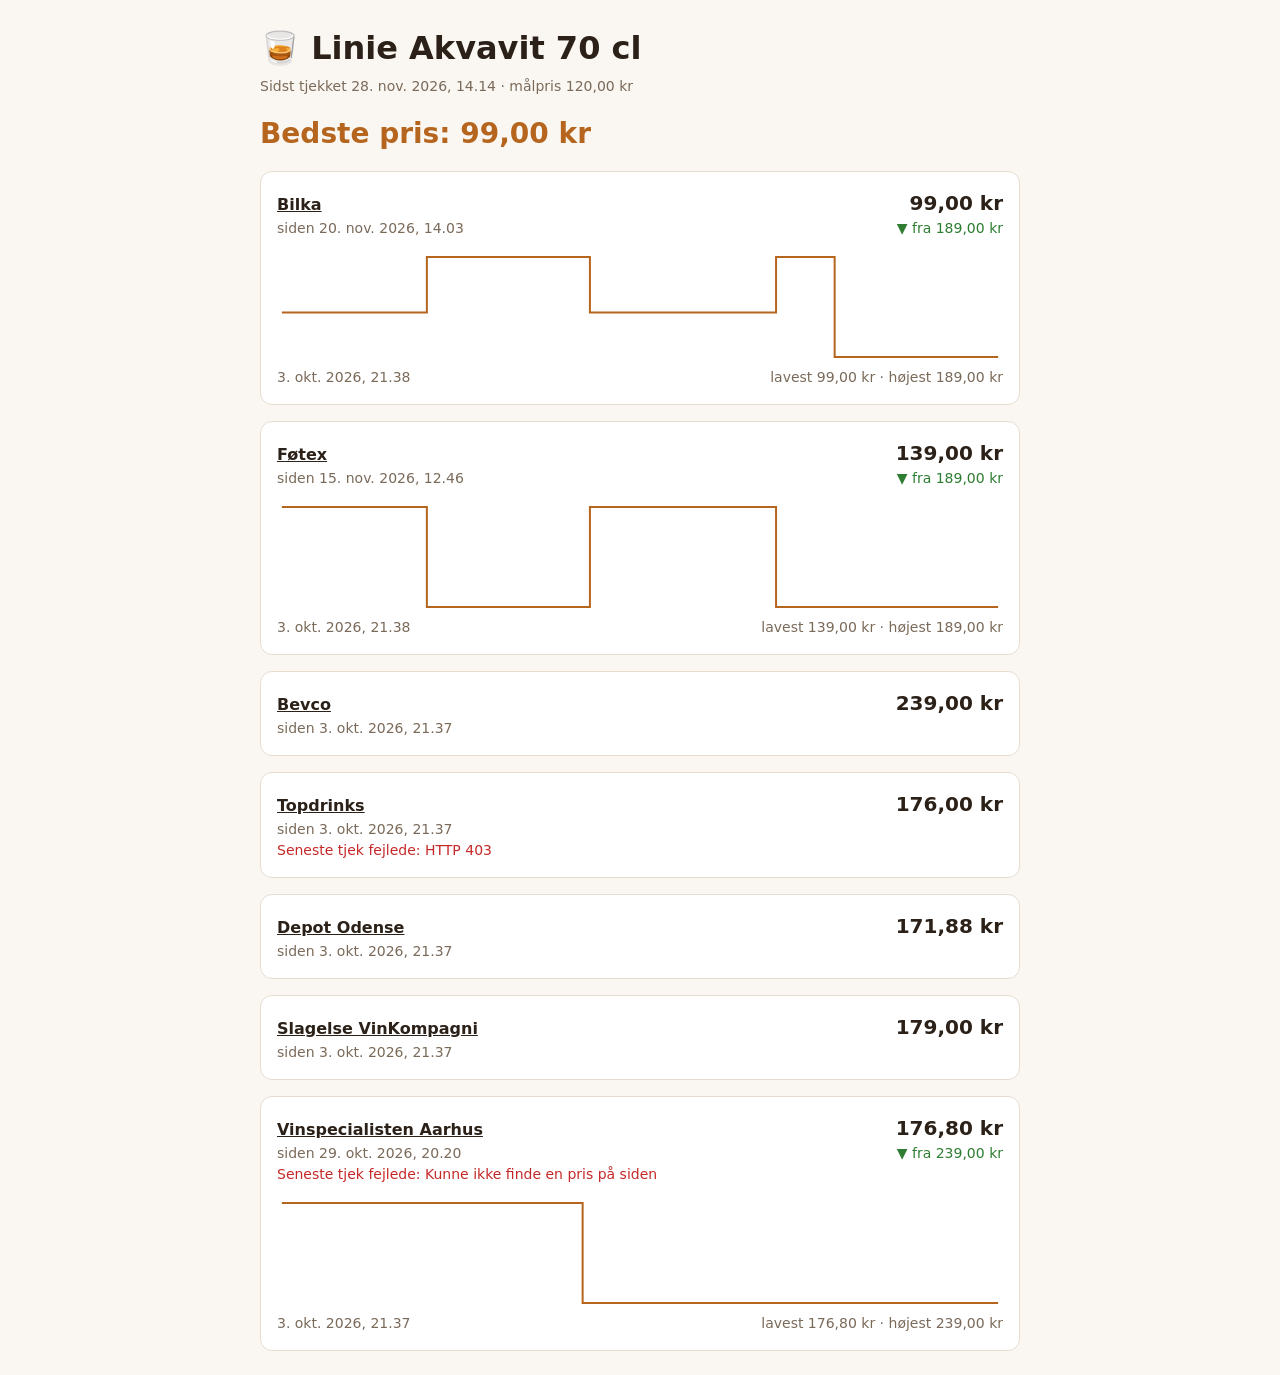
<file: prisvagt/index.html>
<!doctype html>
<html lang="da">
<head>
<meta charset="utf-8">
<meta name="viewport" content="width=device-width, initial-scale=1">
<title>Prisvagt</title>
<style>
  :root { --bg:#faf7f2; --fg:#2b2118; --muted:#7a6a5a; --card:#fff; --line:#e6ddd0; --accent:#b5651d; --good:#2e7d32; --bad:#c62828; }
  @media (prefers-color-scheme: dark) { :root { --bg:#1b1612; --fg:#f1e9df; --muted:#a8998a; --card:#262019; --line:#3a3128; --accent:#e0954d; --good:#7fc782; --bad:#ef7b7b; } }
  body { margin:0; background:var(--bg); color:var(--fg); font:16px/1.5 system-ui, sans-serif; }
  main { max-width:760px; margin:0 auto; padding:24px 16px; }
  h1 { margin:0 0 4px; } .muted { color:var(--muted); font-size:14px; }
  .best { font-size:28px; font-weight:700; color:var(--accent); margin:16px 0 0; }
  .card { background:var(--card); border:1px solid var(--line); border-radius:12px; padding:16px; margin-top:16px; }
  .row { display:flex; justify-content:space-between; gap:12px; align-items:baseline; flex-wrap:wrap; }
  .row a { color:var(--fg); font-weight:600; } .pris { font-weight:700; font-size:20px; }
  .ned { color:var(--good); } .op { color:var(--bad); } .fejl { color:var(--bad); font-size:14px; }
  svg { width:100%; height:120px; display:block; margin-top:8px; }
</style>
</head>
<body>
<main>
  <h1>🥃 Prisvagt</h1>
  <div class="muted" id="info">Henter…</div>
  <div class="best" id="best"></div>
  <div id="liste"></div>
</main>
<script>
const kr = p => p.toLocaleString('da-DK', { minimumFractionDigits: 2, maximumFractionDigits: 2 }) + ' kr';
const dato = s => new Date(s).toLocaleString('da-DK', { dateStyle: 'medium', timeStyle: 'short' });
const esc = s => String(s).replace(/[&<>"']/g, c => ({ '&':'&amp;', '<':'&lt;', '>':'&gt;', '"':'&quot;', "'":'&#39;' }[c]));

function graf(priser) {
  if (priser.length < 2) return '';
  const t = priser.map(p => +new Date(p.tid)), v = priser.map(p => p.pris);
  const t0 = Math.min(...t), t1 = Math.max(Date.now(), ...t), lo = Math.min(...v), hi = Math.max(...v);
  const x = a => 4 + (a - t0) / (t1 - t0 || 1) * 592, y = a => 110 - (a - lo) / (hi - lo || 1) * 100;
  // Trappekurve: prisen gælder indtil næste ændring.
  let d = `M${x(t[0])},${y(v[0])}`;
  for (let i = 1; i < v.length; i++) d += ` H${x(t[i])} V${y(v[i])}`;
  d += ` H${x(t1)}`;
  return `<svg viewBox="0 0 600 120" preserveAspectRatio="none"><path d="${d}" fill="none" stroke="var(--accent)" stroke-width="2" vector-effect="non-scaling-stroke"/></svg>
    <div class="row muted"><span>${dato(t0)}</span><span>lavest ${kr(lo)} · højest ${kr(hi)}</span></div>`;
}

fetch('historik.json', { cache: 'no-store' }).then(r => r.json()).then(h => {
  document.title = 'Prisvagt – ' + h.produkt;
  document.querySelector('h1').textContent = '🥃 ' + h.produkt;
  document.getElementById('info').textContent = 'Sidst tjekket ' + dato(h.opdateret) + (h.maalpris ? ' · målpris ' + kr(h.maalpris) : '');
  const butikker = Object.entries(h.butikker);
  const aktuelle = butikker.map(([, b]) => b.priser.at(-1)?.pris).filter(p => p != null);
  if (aktuelle.length) document.getElementById('best').textContent = 'Bedste pris: ' + kr(Math.min(...aktuelle));
  document.getElementById('liste').innerHTML = butikker.map(([url, b]) => {
    const nu = b.priser.at(-1), før = b.priser.at(-2);
    const ændring = nu && før ? `<span class="${nu.pris < før.pris ? 'ned' : 'op'}">${nu.pris < før.pris ? '▼' : '▲'} fra ${kr(før.pris)}</span>` : '';
    return `<div class="card">
      <div class="row"><a href="${esc(url)}" target="_blank" rel="noopener">${esc(b.navn)}</a>
        <span class="pris">${nu ? kr(nu.pris) : '–'}</span></div>
      <div class="row muted"><span>${nu ? 'siden ' + dato(nu.tid) : 'ingen pris endnu'}</span>${ændring}</div>
      ${b.fejl ? `<div class="fejl">Seneste tjek fejlede: ${esc(b.fejl)}</div>` : ''}
      ${graf(b.priser)}
    </div>`;
  }).join('');
}).catch(() => { document.getElementById('info').textContent = 'Ingen prisdata endnu – kør workflowet "Prisvagt" under Actions.'; });
</script>
</body>
</html>
</file>
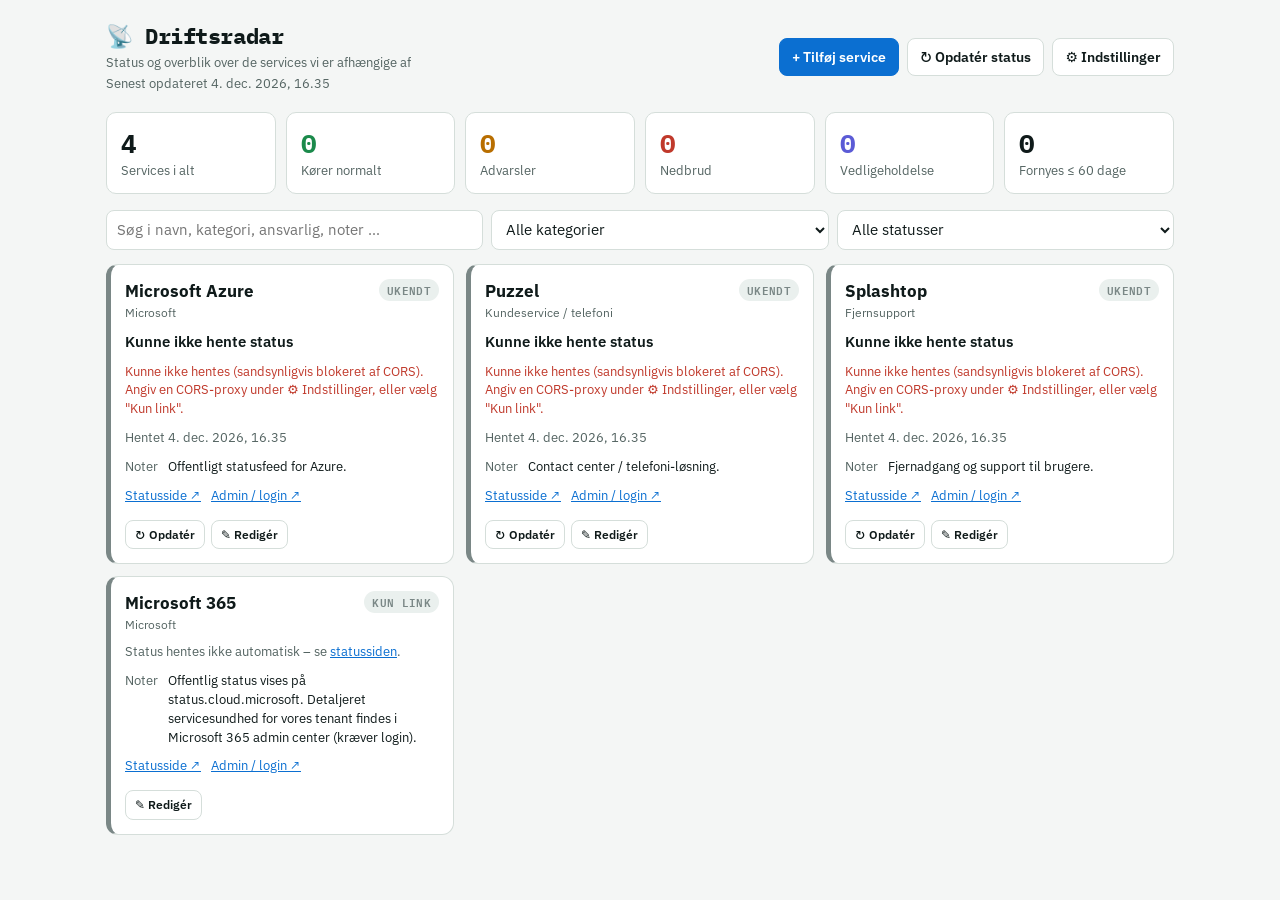
<file: driftsradar.html>
<!DOCTYPE html>
<html lang="da">
<head>
<meta charset="UTF-8">
<meta name="viewport" content="width=device-width, initial-scale=1.0">
<title>Driftsradar</title>
<link rel="stylesheet" href="https://fonts.googleapis.com/css2?family=IBM+Plex+Mono:wght@400;500;600;700&family=IBM+Plex+Sans:wght@400;500;600;700&display=swap">
<style>
  :root{
    color-scheme: light dark;
    --bg:#f4f6f5;
    --surface:#ffffff;
    --surface-2:#eaf0ee;
    --border:#d5deda;
    --text:#0f1a1a;
    --text-muted:#546462;
    --accent:#0b6fd1;
    --accent-contrast:#ffffff;
    --ok:#1b8a4b;
    --warn:#b86e00;
    --bad:#c0392b;
    --maint:#5b5bd6;
    --unknown:#7a8786;
    --font-display:'IBM Plex Mono', ui-monospace, SFMono-Regular, Menlo, Consolas, monospace;
    --font-body:'IBM Plex Sans', ui-sans-serif, system-ui, -apple-system, "Segoe UI", Roboto, sans-serif;
  }
  @media (prefers-color-scheme: dark){
    :root:not([data-theme="light"]){
      --bg:#0a0e10;
      --surface:#11181a;
      --surface-2:#172023;
      --border:#263133;
      --text:#e9f2f0;
      --text-muted:#8a9a9c;
      --accent:#5aa9ff;
      --accent-contrast:#04121f;
      --ok:#3ddc84;
      --warn:#ffb340;
      --bad:#ff6b60;
      --maint:#9d9dff;
      --unknown:#8a9a9c;
    }
  }
  :root[data-theme="dark"]{
    --bg:#0a0e10;
    --surface:#11181a;
    --surface-2:#172023;
    --border:#263133;
    --text:#e9f2f0;
    --text-muted:#8a9a9c;
    --accent:#5aa9ff;
    --accent-contrast:#04121f;
    --ok:#3ddc84;
    --warn:#ffb340;
    --bad:#ff6b60;
    --maint:#9d9dff;
    --unknown:#8a9a9c;
  }

  *{ box-sizing:border-box; }
  html, body{ margin:0; background:var(--bg); }
  body{
    min-height:100vh;
    color:var(--text);
    font-family:var(--font-body);
    font-size:15px;
    line-height:1.45;
    -webkit-font-smoothing:antialiased;
  }
  a{ color:var(--accent); }
  .wrap{ max-width:1100px; margin:0 auto; padding:20px 16px 60px; }

  header{
    display:flex; flex-wrap:wrap; gap:12px; align-items:center; justify-content:space-between;
    margin-bottom:18px;
  }
  h1{ font-family:var(--font-display); font-size:22px; margin:0; letter-spacing:-.02em; }
  .sub{ color:var(--text-muted); font-size:13px; margin-top:2px; }
  .toolbar{ display:flex; flex-wrap:wrap; gap:8px; }

  button, .btn{
    font:inherit; font-size:14px; font-weight:600;
    border:1px solid var(--border); background:var(--surface); color:var(--text);
    border-radius:8px; padding:8px 12px; cursor:pointer; text-decoration:none;
    display:inline-flex; align-items:center; gap:6px;
  }
  button:hover, .btn:hover{ border-color:var(--accent); }
  button.primary{ background:var(--accent); color:var(--accent-contrast); border-color:var(--accent); }
  button.danger{ color:var(--bad); }
  button.small{ font-size:12px; padding:5px 9px; }
  button:disabled{ opacity:.5; cursor:default; }

  .tiles{ display:grid; grid-template-columns:repeat(auto-fit, minmax(150px, 1fr)); gap:10px; margin-bottom:16px; }
  .tile{ background:var(--surface); border:1px solid var(--border); border-radius:10px; padding:12px 14px; }
  .tile .n{ font-family:var(--font-display); font-size:26px; font-weight:700; }
  .tile .l{ color:var(--text-muted); font-size:13px; }
  .tile.ok .n{ color:var(--ok); } .tile.warn .n{ color:var(--warn); }
  .tile.bad .n{ color:var(--bad); } .tile.maint .n{ color:var(--maint); }

  .filters{ display:flex; flex-wrap:wrap; gap:8px; margin-bottom:14px; }
  input, select, textarea{
    font:inherit; color:var(--text); background:var(--surface);
    border:1px solid var(--border); border-radius:8px; padding:8px 10px; width:100%;
  }
  textarea{ min-height:70px; resize:vertical; }
  .filters input{ flex:1 1 220px; width:auto; }
  .filters select{ flex:1 1 180px; width:auto; }

  .grid{ display:grid; grid-template-columns:repeat(auto-fill, minmax(330px, 1fr)); gap:12px; }
  @media (max-width:420px){ .grid{ grid-template-columns:1fr; } }

  .card{
    background:var(--surface); border:1px solid var(--border); border-radius:12px;
    padding:14px; display:flex; flex-direction:column; gap:10px; min-width:0;
    border-left:5px solid var(--unknown);
  }
  .card.s-ok{ border-left-color:var(--ok); }
  .card.s-warn{ border-left-color:var(--warn); }
  .card.s-bad{ border-left-color:var(--bad); }
  .card.s-maint{ border-left-color:var(--maint); }
  .card-head{ display:flex; justify-content:space-between; gap:8px; align-items:flex-start; }
  .card h2{ font-size:17px; margin:0; overflow-wrap:anywhere; }
  .cat{ font-size:12px; color:var(--text-muted); }
  .badge{
    font-family:var(--font-display); font-size:11px; font-weight:600; text-transform:uppercase;
    padding:3px 8px; border-radius:99px; white-space:nowrap; letter-spacing:.03em;
    background:var(--surface-2); color:var(--unknown);
  }
  .badge.s-ok{ color:var(--ok); } .badge.s-warn{ color:var(--warn); }
  .badge.s-bad{ color:var(--bad); } .badge.s-maint{ color:var(--maint); }
  .status-desc{ font-weight:600; }
  .muted{ color:var(--text-muted); font-size:13px; }
  .items{ list-style:none; margin:0; padding:0; display:flex; flex-direction:column; gap:6px; }
  .items li{ background:var(--surface-2); border-radius:8px; padding:7px 9px; font-size:13px; overflow-wrap:anywhere; }
  .items li b{ display:block; font-size:13px; }
  .section-label{ font-size:11px; text-transform:uppercase; letter-spacing:.06em; color:var(--text-muted); font-weight:700; margin-bottom:4px; }
  dl.meta{ display:grid; grid-template-columns:auto 1fr; gap:3px 10px; margin:0; font-size:13px; }
  dl.meta dt{ color:var(--text-muted); }
  dl.meta dd{ margin:0; overflow-wrap:anywhere; white-space:pre-wrap; }
  .soon{ color:var(--warn); font-weight:600; }
  .overdue{ color:var(--bad); font-weight:600; }
  .links{ display:flex; flex-wrap:wrap; gap:10px; font-size:13px; }
  .card-actions{ display:flex; gap:6px; margin-top:auto; padding-top:4px; flex-wrap:wrap; }
  .err{ color:var(--bad); font-size:13px; overflow-wrap:anywhere; }
  .empty{ text-align:center; color:var(--text-muted); padding:40px 0; }

  dialog{
    border:1px solid var(--border); border-radius:14px; background:var(--surface); color:var(--text);
    padding:0; width:min(620px, calc(100vw - 32px)); max-height:calc(100vh - 40px);
  }
  dialog::backdrop{ background:rgba(0,0,0,.45); }
  dialog form{ padding:18px; display:flex; flex-direction:column; gap:12px; }
  dialog h3{ margin:0; font-family:var(--font-display); }
  .row{ display:grid; grid-template-columns:1fr 1fr; gap:10px; }
  @media (max-width:520px){ .row{ grid-template-columns:1fr; } }
  label{ display:flex; flex-direction:column; gap:4px; font-size:13px; font-weight:600; }
  label .hint{ font-weight:400; color:var(--text-muted); font-size:12px; }
  .dlg-actions{ display:flex; justify-content:flex-end; gap:8px; flex-wrap:wrap; }
  .detect-msg{ font-size:13px; }
  fieldset{ border:1px solid var(--border); border-radius:10px; padding:10px 12px 12px; margin:0; display:flex; flex-direction:column; gap:10px; }
  legend{ font-size:12px; font-weight:700; color:var(--text-muted); padding:0 4px; text-transform:uppercase; letter-spacing:.05em; }
  .spin{ display:inline-block; animation:spin 1s linear infinite; }
  @keyframes spin{ to{ transform:rotate(360deg); } }
</style>
</head>
<body>
<div class="wrap">
  <header>
    <div>
      <h1>📡 Driftsradar</h1>
      <div class="sub">Status og overblik over de services vi er afhængige af</div>
      <div class="sub" id="lastRefresh">Ikke opdateret endnu</div>
    </div>
    <div class="toolbar">
      <button class="primary" id="addBtn">+ Tilføj service</button>
      <button id="refreshBtn">↻ Opdatér status</button>
      <button id="settingsBtn">⚙ Indstillinger</button>
    </div>
  </header>

  <div class="tiles" id="tiles"></div>

  <div class="filters">
    <input id="search" type="search" placeholder="Søg i navn, kategori, ansvarlig, noter …">
    <select id="catFilter"><option value="">Alle kategorier</option></select>
    <select id="statusFilter">
      <option value="">Alle statusser</option>
      <option value="problem">Kun med problemer</option>
      <option value="renewal">Fornyes inden for 60 dage</option>
    </select>
  </div>

  <div class="grid" id="grid"></div>
</div>

<!-- Tilføj / redigér service -->
<dialog id="svcDlg">
  <form method="dialog" id="svcForm">
    <h3 id="svcDlgTitle">Tilføj service</h3>
    <div class="row">
      <label>Navn *<input name="name" required placeholder="fx Puzzel"></label>
      <label>Kategori<input name="category" list="catList" placeholder="fx Kundeservice"></label>
    </div>
    <datalist id="catList"></datalist>

    <fieldset>
      <legend>Status-kilde</legend>
      <label>Statusside-URL
        <input name="statusUrl" type="url" placeholder="https://status.eksempel.com">
        <span class="hint">Offentlig statusside. Mange (Atlassian Statuspage) kan hentes automatisk.</span>
      </label>
      <div class="row">
        <label>Type
          <select name="statusType">
            <option value="statuspage">Statuspage (JSON-API)</option>
            <option value="rss">RSS/Atom-feed</option>
            <option value="none">Kun link (hent ikke)</option>
          </select>
        </label>
        <label>Feed-URL (kun RSS)
          <input name="feedUrl" type="url" placeholder="https://…/feed">
        </label>
      </div>
      <div style="display:flex; gap:8px; align-items:center; flex-wrap:wrap;">
        <button type="button" class="small" id="detectBtn">🔍 Find automatisk</button>
        <span class="detect-msg muted" id="detectMsg"></span>
      </div>
    </fieldset>

    <fieldset>
      <legend>Vores info</legend>
      <div class="row">
        <label>Admin-/login-URL<input name="adminUrl" type="url" placeholder="https://admin.eksempel.com"></label>
        <label>Ansvarlig hos os<input name="owner" placeholder="Navn"></label>
      </div>
      <div class="row">
        <label>Support-kontakt<input name="contact" placeholder="Telefon / e-mail"></label>
        <label>Kunde-/aftalenummer<input name="accountNo"></label>
      </div>
      <div class="row">
        <label>Fornyelsesdato<input name="renewal" type="date"></label>
        <label>Pris<input name="cost" placeholder="fx 1.200 kr./md."></label>
      </div>
      <label>Noter<textarea name="notes" placeholder="Hvad bruger vi den til, licenser, særlige aftaler …"></textarea></label>
    </fieldset>

    <div class="dlg-actions">
      <button type="button" class="danger" id="deleteBtn" hidden>Slet</button>
      <span style="flex:1"></span>
      <button type="button" id="cancelBtn">Annullér</button>
      <button type="submit" class="primary">Gem</button>
    </div>
  </form>
</dialog>

<!-- Indstillinger -->
<dialog id="setDlg">
  <form method="dialog" id="setForm">
    <h3>Indstillinger</h3>
    <label>Opdatér automatisk hvert
      <select name="interval">
        <option value="0">Aldrig</option>
        <option value="2">2. minut</option>
        <option value="5">5. minut</option>
        <option value="15">15. minut</option>
        <option value="60">time</option>
      </select>
    </label>
    <label>CORS-proxy (valgfri)
      <input name="proxy" placeholder="fx https://corsproxy.io/?url=">
      <span class="hint">Bruges kun hvis en statusside/feed blokerer direkte kald fra browseren. URL'en sættes direkte efter (URL-kodet). Lad stå tom for at undgå tredjepart.</span>
    </label>
    <fieldset>
      <legend>Del med kolleger</legend>
      <span class="muted">Listen gemmes kun i denne browser. Eksportér til en JSON-fil og importér den hos kolleger, eller læg den i repo'et.</span>
      <div style="display:flex; gap:8px; flex-wrap:wrap;">
        <button type="button" id="exportBtn">⬇ Eksportér JSON</button>
        <button type="button" id="importBtn">⬆ Importér JSON</button>
        <button type="button" class="danger" id="resetBtn">Nulstil til standard</button>
        <input type="file" id="importFile" accept="application/json,.json" hidden>
      </div>
    </fieldset>
    <div class="dlg-actions">
      <button type="button" id="setCancel">Annullér</button>
      <button type="submit" class="primary">Gem</button>
    </div>
  </form>
</dialog>

<script>
(() => {
  'use strict';

  const STORE_KEY = 'serviceOverblik.services.v1';
  const SETTINGS_KEY = 'serviceOverblik.settings.v1';
  const CACHE_KEY = 'serviceOverblik.cache.v1';
  const TIMEOUT_MS = 12000;

  const DEFAULT_SERVICES = [
    {
      name: 'Puzzel', category: 'Kundeservice / telefoni',
      statusType: 'statuspage', statusUrl: 'https://status.puzzel.com',
      adminUrl: 'https://admin.puzzel.com',
      notes: 'Contact center / telefoni-løsning.'
    },
    {
      name: 'Splashtop', category: 'Fjernsupport',
      statusType: 'statuspage', statusUrl: 'https://status.splashtop.com',
      adminUrl: 'https://my.splashtop.com',
      notes: 'Fjernadgang og support til brugere.'
    },
    {
      name: 'Microsoft 365', category: 'Microsoft',
      statusType: 'none', statusUrl: 'https://status.cloud.microsoft',
      adminUrl: 'https://admin.microsoft.com/Adminportal/Home#/servicehealth',
      notes: 'Offentlig status vises på status.cloud.microsoft. Detaljeret servicesundhed for vores tenant findes i Microsoft 365 admin center (kræver login).'
    },
    {
      name: 'Microsoft Azure', category: 'Microsoft',
      statusType: 'rss', statusUrl: 'https://azure.status.microsoft/en-us/status',
      feedUrl: 'https://azure.status.microsoft/en-us/status/feed/',
      adminUrl: 'https://portal.azure.com/#view/Microsoft_Azure_Health/AzureHealthBrowseBlade/~/serviceIssues',
      notes: 'Feedet kan kræve en CORS-proxy (se ⚙ Indstillinger).'
    }
  ];

  // ---------- Lagring ----------
  const load = (key, fallback) => {
    try { const v = JSON.parse(localStorage.getItem(key)); return v ?? fallback; }
    catch (e) { return fallback; }
  };
  const save = (key, value) => {
    try { localStorage.setItem(key, JSON.stringify(value)); }
    catch (e) { /* localStorage utilgængeligt, fx i privat browsing */ }
  };
  const uid = () => Math.random().toString(36).slice(2, 10) + Date.now().toString(36);
  const withIds = list => list.map(s => ({ id: uid(), ...s }));

  const state = {
    services: load(STORE_KEY, null) || withIds(DEFAULT_SERVICES),
    settings: { interval: 5, proxy: '', ...load(SETTINGS_KEY, {}) },
    results: load(CACHE_KEY, {}),   // id -> resultat fra seneste hentning
    loading: new Set(),
    lastRefresh: null,
    editingId: null,
    timer: null
  };
  const persistServices = () => save(STORE_KEY, state.services);
  const persistResults = () => save(CACHE_KEY, state.results);

  // ---------- Hjælpere ----------
  const $ = sel => document.querySelector(sel);
  const esc = s => String(s ?? '').replace(/[&<>"']/g, c => ({ '&':'&amp;', '<':'&lt;', '>':'&gt;', '"':'&quot;', "'":'&#39;' }[c]));
  const safeUrl = u => /^https?:\/\//i.test(u || '') ? u : '';
  const fmtDate = d => d ? new Date(d).toLocaleString('da-DK', { dateStyle: 'medium', timeStyle: 'short' }) : '';
  const fmtDay = d => d ? new Date(d + 'T00:00:00').toLocaleDateString('da-DK', { dateStyle: 'medium' }) : '';
  const daysUntil = d => Math.ceil((new Date(d + 'T00:00:00') - new Date(new Date().toDateString())) / 86400000);
  const stripHtml = html => {
    const div = document.createElement('div');
    div.innerHTML = html || '';
    return (div.textContent || '').replace(/\s+/g, ' ').trim();
  };
  const truncate = (s, n) => s.length > n ? s.slice(0, n - 1) + '…' : s;
  const baseOf = url => { try { const u = new URL(url); return u.origin; } catch (e) { return ''; } };

  async function fetchText(url, { useProxy = false } = {}) {
    const target = useProxy && state.settings.proxy ? state.settings.proxy + encodeURIComponent(url) : url;
    const ctrl = new AbortController();
    const t = setTimeout(() => ctrl.abort(), TIMEOUT_MS);
    try {
      const res = await fetch(target, { signal: ctrl.signal, cache: 'no-store' });
      if (!res.ok) throw new Error('HTTP ' + res.status);
      return await res.text();
    } finally { clearTimeout(t); }
  }
  // Prøv direkte først, og via proxy hvis direkte kald fejler (typisk CORS).
  async function fetchSmart(url) {
    try { return await fetchText(url); }
    catch (e) {
      if (!state.settings.proxy) throw explain(e);
      try { return await fetchText(url, { useProxy: true }); }
      catch (e2) { throw explain(e2); }
    }
  }
  function explain(e) {
    if (e.name === 'AbortError') return new Error('Timeout – siden svarede ikke');
    if (e instanceof TypeError) return new Error('Kunne ikke hentes (sandsynligvis blokeret af CORS). Angiv en CORS-proxy under ⚙ Indstillinger, eller vælg "Kun link".');
    return e;
  }

  // ---------- Status-kilder ----------
  const INDICATOR = {
    none: ['ok', 'Alt kører'], minor: ['warn', 'Mindre problemer'],
    major: ['bad', 'Større problemer'], critical: ['bad', 'Kritisk nedbrud'],
    maintenance: ['maint', 'Vedligeholdelse']
  };
  const COMPONENT_LABEL = {
    degraded_performance: 'Nedsat ydelse', partial_outage: 'Delvist nede',
    major_outage: 'Nede', under_maintenance: 'Vedligeholdelse'
  };

  async function fetchStatuspage(svc) {
    const base = baseOf(svc.statusUrl);
    if (!base) throw new Error('Ugyldig statusside-URL');
    const data = JSON.parse(await fetchSmart(base + '/api/v2/summary.json'));
    if (!data.status) throw new Error('Svaret ligner ikke et Statuspage-API');
    const [level, fallbackText] = INDICATOR[data.status.indicator] || ['unknown', 'Ukendt'];
    const incidents = (data.incidents || []).map(i => ({
      title: i.name,
      meta: [i.impact && i.impact !== 'none' ? 'Påvirkning: ' + i.impact : '', i.status, fmtDate(i.updated_at)].filter(Boolean).join(' · '),
      text: truncate(stripHtml(i.incident_updates?.[0]?.body || ''), 220),
      link: i.shortlink
    }));
    const maintenance = (data.scheduled_maintenances || []).map(m => ({
      title: m.name,
      meta: (m.status === 'in_progress' ? 'I gang · ' : 'Planlagt · ') + fmtDate(m.scheduled_for) + (m.scheduled_until ? ' – ' + fmtDate(m.scheduled_until) : ''),
      link: m.shortlink
    }));
    const components = (data.components || [])
      .filter(c => !c.group && c.status !== 'operational')
      .map(c => ({ title: c.name, meta: COMPONENT_LABEL[c.status] || c.status }));
    let lvl = level;
    if (lvl === 'ok' && maintenance.some(m => m.meta.startsWith('I gang'))) lvl = 'maint';
    return {
      level: lvl,
      text: data.status.description || fallbackText,
      incidents, maintenance, components,
      updated: data.page?.updated_at || null
    };
  }

  async function fetchFeed(svc) {
    const url = svc.feedUrl || svc.statusUrl;
    if (!safeUrl(url)) throw new Error('Mangler feed-URL');
    const xml = new DOMParser().parseFromString(await fetchSmart(url), 'text/xml');
    if (xml.querySelector('parsererror')) throw new Error('Kunne ikke læse feedet (ikke gyldig RSS/Atom)');
    const nodes = [...xml.querySelectorAll('item, entry')];
    const txt = (el, sel) => el.querySelector(sel)?.textContent?.trim() || '';
    const items = nodes.slice(0, 5).map(n => {
      const linkEl = n.querySelector('link');
      const link = linkEl ? (linkEl.getAttribute('href') || linkEl.textContent.trim()) : '';
      const date = txt(n, 'pubDate') || txt(n, 'updated') || txt(n, 'published');
      return {
        title: txt(n, 'title'),
        meta: date ? fmtDate(date) : '',
        text: truncate(stripHtml(txt(n, 'description') || txt(n, 'summary') || txt(n, 'content')), 220),
        link, date
      };
    });
    const recent = items.filter(i => i.date && (Date.now() - new Date(i.date)) < 48 * 3600 * 1000);
    return {
      level: recent.length ? 'warn' : 'ok',
      text: recent.length ? `${recent.length} meddelelse(r) de sidste 48 timer` : (items.length ? 'Ingen nye meddelelser' : 'Feedet er tomt – ingen aktive hændelser'),
      incidents: items,
      maintenance: [], components: [],
      updated: null,
      feed: true
    };
  }

  async function refreshOne(svc) {
    if (svc.statusType === 'none') { delete state.results[svc.id]; return; }
    state.loading.add(svc.id);
    renderCard(svc.id);
    try {
      const r = svc.statusType === 'rss' ? await fetchFeed(svc) : await fetchStatuspage(svc);
      state.results[svc.id] = { ...r, fetched: new Date().toISOString() };
    } catch (e) {
      const prev = state.results[svc.id];
      state.results[svc.id] = { ...(prev && !prev.error ? prev : {}), level: 'unknown', text: 'Kunne ikke hente status', error: e.message, fetched: new Date().toISOString() };
    } finally {
      state.loading.delete(svc.id);
      persistResults();
      renderCard(svc.id);
      renderTiles();
    }
  }

  async function refreshAll() {
    const btn = $('#refreshBtn');
    btn.disabled = true;
    btn.innerHTML = '<span class="spin">↻</span> Henter …';
    await Promise.all(state.services.map(refreshOne));
    state.lastRefresh = new Date();
    $('#lastRefresh').textContent = 'Senest opdateret ' + fmtDate(state.lastRefresh);
    btn.disabled = false;
    btn.textContent = '↻ Opdatér status';
    render();
  }

  function scheduleAuto() {
    clearInterval(state.timer);
    const min = Number(state.settings.interval);
    if (min > 0) state.timer = setInterval(refreshAll, min * 60000);
  }

  // ---------- Visning ----------
  const LEVEL_LABEL = { ok: 'OK', warn: 'Advarsel', bad: 'Nedbrud', maint: 'Vedligehold', unknown: 'Ukendt', link: 'Kun link' };
  const levelOf = svc => svc.statusType === 'none' ? 'link' : (state.results[svc.id]?.level || 'unknown');

  function renderTiles() {
    const counts = { ok: 0, warn: 0, bad: 0, maint: 0 };
    state.services.forEach(s => { const l = levelOf(s); if (l in counts) counts[l]++; });
    const renewSoon = state.services.filter(s => s.renewal && daysUntil(s.renewal) <= 60).length;
    $('#tiles').innerHTML = `
      <div class="tile"><div class="n">${state.services.length}</div><div class="l">Services i alt</div></div>
      <div class="tile ok"><div class="n">${counts.ok}</div><div class="l">Kører normalt</div></div>
      <div class="tile warn"><div class="n">${counts.warn}</div><div class="l">Advarsler</div></div>
      <div class="tile bad"><div class="n">${counts.bad}</div><div class="l">Nedbrud</div></div>
      <div class="tile maint"><div class="n">${counts.maint}</div><div class="l">Vedligeholdelse</div></div>
      <div class="tile ${renewSoon ? 'warn' : ''}"><div class="n">${renewSoon}</div><div class="l">Fornyes ≤ 60 dage</div></div>`;
  }

  function renderCategories() {
    const cats = [...new Set(state.services.map(s => s.category).filter(Boolean))].sort((a, b) => a.localeCompare(b, 'da'));
    const sel = $('#catFilter');
    const cur = sel.value;
    sel.innerHTML = '<option value="">Alle kategorier</option>' + cats.map(c => `<option>${esc(c)}</option>`).join('');
    sel.value = cats.includes(cur) ? cur : '';
    $('#catList').innerHTML = cats.map(c => `<option value="${esc(c)}">`).join('');
  }

  function itemList(label, items) {
    if (!items?.length) return '';
    return `<div><div class="section-label">${esc(label)}</div><ul class="items">${items.map(i => `
      <li>${safeUrl(i.link) ? `<b><a href="${esc(i.link)}" target="_blank" rel="noopener">${esc(i.title)}</a></b>` : `<b>${esc(i.title)}</b>`}
        ${i.meta ? `<span class="muted">${esc(i.meta)}</span>` : ''}
        ${i.text ? `<div>${esc(i.text)}</div>` : ''}</li>`).join('')}</ul></div>`;
  }

  function cardHtml(svc) {
    const r = state.results[svc.id];
    const lvl = levelOf(svc);
    const loading = state.loading.has(svc.id);
    let statusBlock;
    if (svc.statusType === 'none') {
      statusBlock = `<div class="muted">Status hentes ikke automatisk – ${safeUrl(svc.statusUrl) ? `se <a href="${esc(svc.statusUrl)}" target="_blank" rel="noopener">statussiden</a>` : 'tilføj en statusside-URL'}.</div>`;
    } else if (!r) {
      statusBlock = `<div class="muted">${loading ? 'Henter status …' : 'Ingen status hentet endnu.'}</div>`;
    } else {
      statusBlock = `
        <div class="status-desc">${esc(r.text)}</div>
        ${r.error ? `<div class="err">${esc(r.error)}</div>` : ''}
        ${itemList(r.feed ? 'Seneste meddelelser' : 'Aktive hændelser', r.incidents)}
        ${itemList('Berørte komponenter', r.components)}
        ${itemList('Vedligeholdelse', r.maintenance)}
        <div class="muted">${r.updated ? 'Statusside opdateret ' + esc(fmtDate(r.updated)) + ' · ' : ''}Hentet ${esc(fmtDate(r.fetched))}</div>`;
    }

    let renewal = '';
    if (svc.renewal) {
      const d = daysUntil(svc.renewal);
      const cls = d < 0 ? 'overdue' : d <= 60 ? 'soon' : '';
      const rel = d < 0 ? `(${-d} dage siden)` : d === 0 ? '(i dag)' : `(om ${d} dage)`;
      renewal = `<span class="${cls}">${esc(fmtDay(svc.renewal))} ${rel}</span>`;
    }
    const meta = [
      ['Ansvarlig', esc(svc.owner)], ['Support', esc(svc.contact)], ['Kundenr.', esc(svc.accountNo)],
      ['Fornyes', renewal], ['Pris', esc(svc.cost)], ['Noter', esc(svc.notes)]
    ].filter(([, v]) => v);

    const links = [
      safeUrl(svc.statusUrl) && `<a href="${esc(svc.statusUrl)}" target="_blank" rel="noopener">Statusside ↗</a>`,
      safeUrl(svc.adminUrl) && `<a href="${esc(svc.adminUrl)}" target="_blank" rel="noopener">Admin / login ↗</a>`
    ].filter(Boolean).join('');

    return `
      <div class="card-head">
        <div><h2>${esc(svc.name)}</h2>${svc.category ? `<div class="cat">${esc(svc.category)}</div>` : ''}</div>
        <span class="badge s-${lvl}">${loading ? '<span class="spin">↻</span>' : esc(LEVEL_LABEL[lvl])}</span>
      </div>
      ${statusBlock}
      ${meta.length ? `<dl class="meta">${meta.map(([k, v]) => `<dt>${k}</dt><dd>${v}</dd>`).join('')}</dl>` : ''}
      ${links ? `<div class="links">${links}</div>` : ''}
      <div class="card-actions">
        ${svc.statusType !== 'none' ? `<button class="small" data-act="refresh" data-id="${svc.id}">↻ Opdatér</button>` : ''}
        <button class="small" data-act="edit" data-id="${svc.id}">✎ Redigér</button>
      </div>`;
  }

  function renderCard(id) {
    const el = document.querySelector(`.card[data-id="${CSS.escape(id)}"]`);
    const svc = state.services.find(s => s.id === id);
    if (!el || !svc) return;
    el.className = 'card s-' + levelOf(svc);
    el.innerHTML = cardHtml(svc);
  }

  const RANK = { bad: 0, warn: 1, maint: 2, unknown: 3, ok: 4, link: 5 };
  function visibleServices() {
    const q = $('#search').value.trim().toLowerCase();
    const cat = $('#catFilter').value;
    const sf = $('#statusFilter').value;
    return state.services
      .filter(s => !cat || s.category === cat)
      .filter(s => !q || [s.name, s.category, s.owner, s.notes, s.contact, s.accountNo].join(' ').toLowerCase().includes(q))
      .filter(s => sf !== 'problem' || ['bad', 'warn', 'maint', 'unknown'].includes(levelOf(s)))
      .filter(s => sf !== 'renewal' || (s.renewal && daysUntil(s.renewal) <= 60))
      .sort((a, b) => (RANK[levelOf(a)] - RANK[levelOf(b)]) || a.name.localeCompare(b.name, 'da'));
  }

  function render() {
    renderTiles();
    renderCategories();
    const list = visibleServices();
    const grid = $('#grid');
    if (!state.services.length) {
      grid.innerHTML = '<div class="empty">Ingen services endnu – klik “+ Tilføj service”.</div>';
      return;
    }
    if (!list.length) { grid.innerHTML = '<div class="empty">Ingen services matcher filteret.</div>'; return; }
    grid.innerHTML = list.map(s => `<article class="card s-${levelOf(s)}" data-id="${esc(s.id)}">${cardHtml(s)}</article>`).join('');
  }

  // ---------- Tilføj / redigér ----------
  const svcDlg = $('#svcDlg'), svcForm = $('#svcForm');
  const FIELDS = ['name', 'category', 'statusType', 'statusUrl', 'feedUrl', 'adminUrl', 'owner', 'contact', 'accountNo', 'renewal', 'cost', 'notes'];

  function openEditor(id) {
    state.editingId = id || null;
    const svc = state.services.find(s => s.id === id) || { statusType: 'statuspage' };
    FIELDS.forEach(f => { svcForm.elements[f].value = svc[f] || ''; });
    svcForm.elements.statusType.value = svc.statusType || 'statuspage';
    $('#svcDlgTitle').textContent = id ? 'Redigér ' + svc.name : 'Tilføj service';
    $('#deleteBtn').hidden = !id;
    $('#detectMsg').textContent = '';
    svcDlg.showModal();
  }

  svcForm.addEventListener('submit', e => {
    e.preventDefault();
    const data = {};
    FIELDS.forEach(f => { data[f] = svcForm.elements[f].value.trim(); });
    if (!data.name) return;
    let svc;
    if (state.editingId) {
      svc = state.services.find(s => s.id === state.editingId);
      Object.assign(svc, data);
      delete state.results[svc.id];
    } else {
      svc = { id: uid(), ...data };
      state.services.push(svc);
    }
    persistServices();
    persistResults();
    svcDlg.close();
    render();
    refreshOne(svc);
  });

  $('#cancelBtn').addEventListener('click', () => svcDlg.close());
  $('#deleteBtn').addEventListener('click', () => {
    const svc = state.services.find(s => s.id === state.editingId);
    if (!svc || !confirm(`Slet "${svc.name}"?`)) return;
    state.services = state.services.filter(s => s.id !== svc.id);
    delete state.results[svc.id];
    persistServices();
    persistResults();
    svcDlg.close();
    render();
  });

  // Find automatisk: prøv Statuspage-API, derefter almindelige feed-stier.
  $('#detectBtn').addEventListener('click', async () => {
    const msg = $('#detectMsg');
    const url = svcForm.elements.statusUrl.value.trim();
    const base = baseOf(url);
    if (!base) { msg.textContent = 'Indtast først en gyldig statusside-URL.'; return; }
    msg.textContent = 'Undersøger …';
    try {
      const data = JSON.parse(await fetchSmart(base + '/api/v2/summary.json'));
      if (data.status) {
        svcForm.elements.statusType.value = 'statuspage';
        if (!svcForm.elements.name.value && data.page?.name) svcForm.elements.name.value = data.page.name;
        msg.textContent = `✓ Statuspage fundet: "${data.status.description}"`;
        return;
      }
    } catch (e) { /* prøv feeds */ }
    const clean = url.replace(/\/+$/, '');
    for (const cand of [base + '/history.rss', base + '/history.atom', clean + '/feed/', clean + '/rss', base + '/feed', base + '/rss']) {
      try {
        const xml = new DOMParser().parseFromString(await fetchSmart(cand), 'text/xml');
        if (!xml.querySelector('parsererror') && xml.querySelector('rss, feed, channel')) {
          svcForm.elements.statusType.value = 'rss';
          svcForm.elements.feedUrl.value = cand;
          msg.textContent = '✓ Feed fundet: ' + cand;
          return;
        }
      } catch (e) { /* næste */ }
    }
    svcForm.elements.statusType.value = 'none';
    msg.textContent = 'Kunne ikke finde et API eller feed (eller det er blokeret af CORS). Sat til "Kun link".';
  });

  // ---------- Indstillinger ----------
  const setDlg = $('#setDlg'), setForm = $('#setForm');
  $('#settingsBtn').addEventListener('click', () => {
    setForm.elements.interval.value = String(state.settings.interval);
    setForm.elements.proxy.value = state.settings.proxy || '';
    setDlg.showModal();
  });
  $('#setCancel').addEventListener('click', () => setDlg.close());
  setForm.addEventListener('submit', e => {
    e.preventDefault();
    state.settings.interval = Number(setForm.elements.interval.value);
    state.settings.proxy = setForm.elements.proxy.value.trim();
    save(SETTINGS_KEY, state.settings);
    setDlg.close();
    scheduleAuto();
    refreshAll();
  });

  $('#exportBtn').addEventListener('click', () => {
    const payload = { app: 'driftsradar', version: 1, exported: new Date().toISOString(), services: state.services };
    const blob = new Blob([JSON.stringify(payload, null, 2)], { type: 'application/json' });
    const a = document.createElement('a');
    a.href = URL.createObjectURL(blob);
    a.download = 'services-' + new Date().toISOString().slice(0, 10) + '.json';
    a.click();
    setTimeout(() => URL.revokeObjectURL(a.href), 1000);
  });
  $('#importBtn').addEventListener('click', () => $('#importFile').click());
  $('#importFile').addEventListener('change', async e => {
    const file = e.target.files[0];
    e.target.value = '';
    if (!file) return;
    try {
      const data = JSON.parse(await file.text());
      const list = Array.isArray(data) ? data : data.services;
      if (!Array.isArray(list) || !list.every(s => s && typeof s.name === 'string')) throw new Error('Filen indeholder ikke en gyldig serviceliste');
      const replace = confirm(`Importér ${list.length} services.\n\nOK = erstat den nuværende liste\nAnnullér = tilføj til den nuværende liste`);
      const cleaned = list.map(s => {
        const o = { id: s.id || uid() };
        FIELDS.forEach(f => { if (s[f] != null) o[f] = String(s[f]); });
        return o;
      });
      if (replace) { state.services = cleaned; state.results = {}; }
      else {
        const ids = new Set(state.services.map(s => s.id));
        cleaned.forEach(s => { if (ids.has(s.id)) s.id = uid(); state.services.push(s); });
      }
      persistServices();
      persistResults();
      setDlg.close();
      render();
      refreshAll();
    } catch (err) { alert('Import fejlede: ' + err.message); }
  });
  $('#resetBtn').addEventListener('click', () => {
    if (!confirm('Erstat hele listen med standard-services (Puzzel, Splashtop, Microsoft)? Dine egne ændringer går tabt.')) return;
    state.services = withIds(DEFAULT_SERVICES);
    state.results = {};
    persistServices();
    persistResults();
    setDlg.close();
    render();
    refreshAll();
  });

  // ---------- Hændelser ----------
  $('#addBtn').addEventListener('click', () => openEditor());
  $('#refreshBtn').addEventListener('click', refreshAll);
  $('#search').addEventListener('input', render);
  $('#catFilter').addEventListener('change', render);
  $('#statusFilter').addEventListener('change', render);
  $('#grid').addEventListener('click', e => {
    const btn = e.target.closest('button[data-act]');
    if (!btn) return;
    const svc = state.services.find(s => s.id === btn.dataset.id);
    if (!svc) return;
    if (btn.dataset.act === 'edit') openEditor(svc.id);
    if (btn.dataset.act === 'refresh') refreshOne(svc);
  });

  persistServices();
  render();
  refreshAll();
  scheduleAuto();
})();
</script>
</body>
</html>
</file>
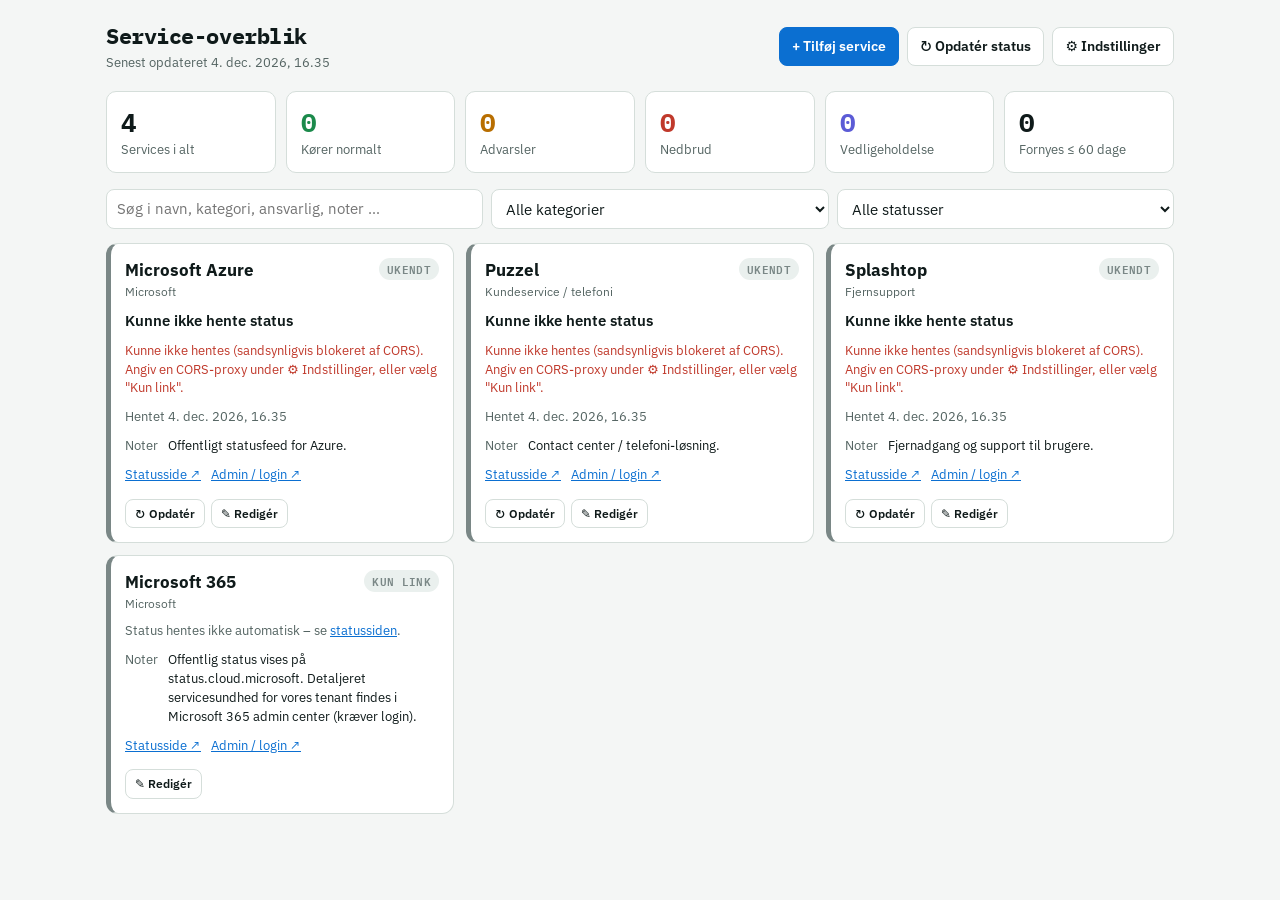
<file: service-overblik.html>
<!DOCTYPE html>
<html lang="da">
<head>
<meta charset="UTF-8">
<meta name="viewport" content="width=device-width, initial-scale=1.0">
<title>Service-overblik</title>
<link rel="stylesheet" href="https://fonts.googleapis.com/css2?family=IBM+Plex+Mono:wght@400;500;600;700&family=IBM+Plex+Sans:wght@400;500;600;700&display=swap">
<style>
  :root{
    color-scheme: light dark;
    --bg:#f4f6f5;
    --surface:#ffffff;
    --surface-2:#eaf0ee;
    --border:#d5deda;
    --text:#0f1a1a;
    --text-muted:#546462;
    --accent:#0b6fd1;
    --accent-contrast:#ffffff;
    --ok:#1b8a4b;
    --warn:#b86e00;
    --bad:#c0392b;
    --maint:#5b5bd6;
    --unknown:#7a8786;
    --font-display:'IBM Plex Mono', ui-monospace, SFMono-Regular, Menlo, Consolas, monospace;
    --font-body:'IBM Plex Sans', ui-sans-serif, system-ui, -apple-system, "Segoe UI", Roboto, sans-serif;
  }
  @media (prefers-color-scheme: dark){
    :root:not([data-theme="light"]){
      --bg:#0a0e10;
      --surface:#11181a;
      --surface-2:#172023;
      --border:#263133;
      --text:#e9f2f0;
      --text-muted:#8a9a9c;
      --accent:#5aa9ff;
      --accent-contrast:#04121f;
      --ok:#3ddc84;
      --warn:#ffb340;
      --bad:#ff6b60;
      --maint:#9d9dff;
      --unknown:#8a9a9c;
    }
  }
  :root[data-theme="dark"]{
    --bg:#0a0e10;
    --surface:#11181a;
    --surface-2:#172023;
    --border:#263133;
    --text:#e9f2f0;
    --text-muted:#8a9a9c;
    --accent:#5aa9ff;
    --accent-contrast:#04121f;
    --ok:#3ddc84;
    --warn:#ffb340;
    --bad:#ff6b60;
    --maint:#9d9dff;
    --unknown:#8a9a9c;
  }

  *{ box-sizing:border-box; }
  html, body{ margin:0; background:var(--bg); }
  body{
    min-height:100vh;
    color:var(--text);
    font-family:var(--font-body);
    font-size:15px;
    line-height:1.45;
    -webkit-font-smoothing:antialiased;
  }
  a{ color:var(--accent); }
  .wrap{ max-width:1100px; margin:0 auto; padding:20px 16px 60px; }

  header{
    display:flex; flex-wrap:wrap; gap:12px; align-items:center; justify-content:space-between;
    margin-bottom:18px;
  }
  h1{ font-family:var(--font-display); font-size:22px; margin:0; letter-spacing:-.02em; }
  .sub{ color:var(--text-muted); font-size:13px; margin-top:2px; }
  .toolbar{ display:flex; flex-wrap:wrap; gap:8px; }

  button, .btn{
    font:inherit; font-size:14px; font-weight:600;
    border:1px solid var(--border); background:var(--surface); color:var(--text);
    border-radius:8px; padding:8px 12px; cursor:pointer; text-decoration:none;
    display:inline-flex; align-items:center; gap:6px;
  }
  button:hover, .btn:hover{ border-color:var(--accent); }
  button.primary{ background:var(--accent); color:var(--accent-contrast); border-color:var(--accent); }
  button.danger{ color:var(--bad); }
  button.small{ font-size:12px; padding:5px 9px; }
  button:disabled{ opacity:.5; cursor:default; }

  .tiles{ display:grid; grid-template-columns:repeat(auto-fit, minmax(150px, 1fr)); gap:10px; margin-bottom:16px; }
  .tile{ background:var(--surface); border:1px solid var(--border); border-radius:10px; padding:12px 14px; }
  .tile .n{ font-family:var(--font-display); font-size:26px; font-weight:700; }
  .tile .l{ color:var(--text-muted); font-size:13px; }
  .tile.ok .n{ color:var(--ok); } .tile.warn .n{ color:var(--warn); }
  .tile.bad .n{ color:var(--bad); } .tile.maint .n{ color:var(--maint); }

  .filters{ display:flex; flex-wrap:wrap; gap:8px; margin-bottom:14px; }
  input, select, textarea{
    font:inherit; color:var(--text); background:var(--surface);
    border:1px solid var(--border); border-radius:8px; padding:8px 10px; width:100%;
  }
  textarea{ min-height:70px; resize:vertical; }
  .filters input{ flex:1 1 220px; width:auto; }
  .filters select{ flex:1 1 180px; width:auto; }

  .grid{ display:grid; grid-template-columns:repeat(auto-fill, minmax(330px, 1fr)); gap:12px; }
  @media (max-width:420px){ .grid{ grid-template-columns:1fr; } }

  .card{
    background:var(--surface); border:1px solid var(--border); border-radius:12px;
    padding:14px; display:flex; flex-direction:column; gap:10px; min-width:0;
    border-left:5px solid var(--unknown);
  }
  .card.s-ok{ border-left-color:var(--ok); }
  .card.s-warn{ border-left-color:var(--warn); }
  .card.s-bad{ border-left-color:var(--bad); }
  .card.s-maint{ border-left-color:var(--maint); }
  .card-head{ display:flex; justify-content:space-between; gap:8px; align-items:flex-start; }
  .card h2{ font-size:17px; margin:0; overflow-wrap:anywhere; }
  .cat{ font-size:12px; color:var(--text-muted); }
  .badge{
    font-family:var(--font-display); font-size:11px; font-weight:600; text-transform:uppercase;
    padding:3px 8px; border-radius:99px; white-space:nowrap; letter-spacing:.03em;
    background:var(--surface-2); color:var(--unknown);
  }
  .badge.s-ok{ color:var(--ok); } .badge.s-warn{ color:var(--warn); }
  .badge.s-bad{ color:var(--bad); } .badge.s-maint{ color:var(--maint); }
  .status-desc{ font-weight:600; }
  .muted{ color:var(--text-muted); font-size:13px; }
  .items{ list-style:none; margin:0; padding:0; display:flex; flex-direction:column; gap:6px; }
  .items li{ background:var(--surface-2); border-radius:8px; padding:7px 9px; font-size:13px; overflow-wrap:anywhere; }
  .items li b{ display:block; font-size:13px; }
  .section-label{ font-size:11px; text-transform:uppercase; letter-spacing:.06em; color:var(--text-muted); font-weight:700; margin-bottom:4px; }
  dl.meta{ display:grid; grid-template-columns:auto 1fr; gap:3px 10px; margin:0; font-size:13px; }
  dl.meta dt{ color:var(--text-muted); }
  dl.meta dd{ margin:0; overflow-wrap:anywhere; white-space:pre-wrap; }
  .soon{ color:var(--warn); font-weight:600; }
  .overdue{ color:var(--bad); font-weight:600; }
  .links{ display:flex; flex-wrap:wrap; gap:10px; font-size:13px; }
  .card-actions{ display:flex; gap:6px; margin-top:auto; padding-top:4px; flex-wrap:wrap; }
  .err{ color:var(--bad); font-size:13px; overflow-wrap:anywhere; }
  .empty{ text-align:center; color:var(--text-muted); padding:40px 0; }

  dialog{
    border:1px solid var(--border); border-radius:14px; background:var(--surface); color:var(--text);
    padding:0; width:min(620px, calc(100vw - 32px)); max-height:calc(100vh - 40px);
  }
  dialog::backdrop{ background:rgba(0,0,0,.45); }
  dialog form{ padding:18px; display:flex; flex-direction:column; gap:12px; }
  dialog h3{ margin:0; font-family:var(--font-display); }
  .row{ display:grid; grid-template-columns:1fr 1fr; gap:10px; }
  @media (max-width:520px){ .row{ grid-template-columns:1fr; } }
  label{ display:flex; flex-direction:column; gap:4px; font-size:13px; font-weight:600; }
  label .hint{ font-weight:400; color:var(--text-muted); font-size:12px; }
  .dlg-actions{ display:flex; justify-content:flex-end; gap:8px; flex-wrap:wrap; }
  .detect-msg{ font-size:13px; }
  fieldset{ border:1px solid var(--border); border-radius:10px; padding:10px 12px 12px; margin:0; display:flex; flex-direction:column; gap:10px; }
  legend{ font-size:12px; font-weight:700; color:var(--text-muted); padding:0 4px; text-transform:uppercase; letter-spacing:.05em; }
  .spin{ display:inline-block; animation:spin 1s linear infinite; }
  @keyframes spin{ to{ transform:rotate(360deg); } }
</style>
</head>
<body>
<div class="wrap">
  <header>
    <div>
      <h1>Service-overblik</h1>
      <div class="sub" id="lastRefresh">Ikke opdateret endnu</div>
    </div>
    <div class="toolbar">
      <button class="primary" id="addBtn">+ Tilføj service</button>
      <button id="refreshBtn">↻ Opdatér status</button>
      <button id="settingsBtn">⚙ Indstillinger</button>
    </div>
  </header>

  <div class="tiles" id="tiles"></div>

  <div class="filters">
    <input id="search" type="search" placeholder="Søg i navn, kategori, ansvarlig, noter …">
    <select id="catFilter"><option value="">Alle kategorier</option></select>
    <select id="statusFilter">
      <option value="">Alle statusser</option>
      <option value="problem">Kun med problemer</option>
      <option value="renewal">Fornyes inden for 60 dage</option>
    </select>
  </div>

  <div class="grid" id="grid"></div>
</div>

<!-- Tilføj / redigér service -->
<dialog id="svcDlg">
  <form method="dialog" id="svcForm">
    <h3 id="svcDlgTitle">Tilføj service</h3>
    <div class="row">
      <label>Navn *<input name="name" required placeholder="fx Puzzel"></label>
      <label>Kategori<input name="category" list="catList" placeholder="fx Kundeservice"></label>
    </div>
    <datalist id="catList"></datalist>

    <fieldset>
      <legend>Status-kilde</legend>
      <label>Statusside-URL
        <input name="statusUrl" type="url" placeholder="https://status.eksempel.com">
        <span class="hint">Offentlig statusside. Mange (Atlassian Statuspage) kan hentes automatisk.</span>
      </label>
      <div class="row">
        <label>Type
          <select name="statusType">
            <option value="statuspage">Statuspage (JSON-API)</option>
            <option value="rss">RSS/Atom-feed</option>
            <option value="none">Kun link (hent ikke)</option>
          </select>
        </label>
        <label>Feed-URL (kun RSS)
          <input name="feedUrl" type="url" placeholder="https://…/feed">
        </label>
      </div>
      <div style="display:flex; gap:8px; align-items:center; flex-wrap:wrap;">
        <button type="button" class="small" id="detectBtn">🔍 Find automatisk</button>
        <span class="detect-msg muted" id="detectMsg"></span>
      </div>
    </fieldset>

    <fieldset>
      <legend>Vores info</legend>
      <div class="row">
        <label>Admin-/login-URL<input name="adminUrl" type="url" placeholder="https://admin.eksempel.com"></label>
        <label>Ansvarlig hos os<input name="owner" placeholder="Navn"></label>
      </div>
      <div class="row">
        <label>Support-kontakt<input name="contact" placeholder="Telefon / e-mail"></label>
        <label>Kunde-/aftalenummer<input name="accountNo"></label>
      </div>
      <div class="row">
        <label>Fornyelsesdato<input name="renewal" type="date"></label>
        <label>Pris<input name="cost" placeholder="fx 1.200 kr./md."></label>
      </div>
      <label>Noter<textarea name="notes" placeholder="Hvad bruger vi den til, licenser, særlige aftaler …"></textarea></label>
    </fieldset>

    <div class="dlg-actions">
      <button type="button" class="danger" id="deleteBtn" hidden>Slet</button>
      <span style="flex:1"></span>
      <button type="button" id="cancelBtn">Annullér</button>
      <button type="submit" class="primary">Gem</button>
    </div>
  </form>
</dialog>

<!-- Indstillinger -->
<dialog id="setDlg">
  <form method="dialog" id="setForm">
    <h3>Indstillinger</h3>
    <label>Opdatér automatisk hvert
      <select name="interval">
        <option value="0">Aldrig</option>
        <option value="2">2. minut</option>
        <option value="5">5. minut</option>
        <option value="15">15. minut</option>
        <option value="60">time</option>
      </select>
    </label>
    <label>CORS-proxy (valgfri)
      <input name="proxy" placeholder="fx https://corsproxy.io/?url=">
      <span class="hint">Bruges kun hvis en statusside/feed blokerer direkte kald fra browseren. URL'en sættes direkte efter (URL-kodet). Lad stå tom for at undgå tredjepart.</span>
    </label>
    <fieldset>
      <legend>Del med kolleger</legend>
      <span class="muted">Listen gemmes kun i denne browser. Eksportér til en JSON-fil og importér den hos kolleger, eller læg den i repo'et.</span>
      <div style="display:flex; gap:8px; flex-wrap:wrap;">
        <button type="button" id="exportBtn">⬇ Eksportér JSON</button>
        <button type="button" id="importBtn">⬆ Importér JSON</button>
        <button type="button" class="danger" id="resetBtn">Nulstil til standard</button>
        <input type="file" id="importFile" accept="application/json,.json" hidden>
      </div>
    </fieldset>
    <div class="dlg-actions">
      <button type="button" id="setCancel">Annullér</button>
      <button type="submit" class="primary">Gem</button>
    </div>
  </form>
</dialog>

<script>
(() => {
  'use strict';

  const STORE_KEY = 'serviceOverblik.services.v1';
  const SETTINGS_KEY = 'serviceOverblik.settings.v1';
  const CACHE_KEY = 'serviceOverblik.cache.v1';
  const TIMEOUT_MS = 12000;

  const DEFAULT_SERVICES = [
    {
      name: 'Puzzel', category: 'Kundeservice / telefoni',
      statusType: 'statuspage', statusUrl: 'https://status.puzzel.com',
      adminUrl: 'https://admin.puzzel.com',
      notes: 'Contact center / telefoni-løsning.'
    },
    {
      name: 'Splashtop', category: 'Fjernsupport',
      statusType: 'statuspage', statusUrl: 'https://status.splashtop.com',
      adminUrl: 'https://my.splashtop.com',
      notes: 'Fjernadgang og support til brugere.'
    },
    {
      name: 'Microsoft 365', category: 'Microsoft',
      statusType: 'none', statusUrl: 'https://status.cloud.microsoft',
      adminUrl: 'https://admin.microsoft.com/Adminportal/Home#/servicehealth',
      notes: 'Offentlig status vises på status.cloud.microsoft. Detaljeret servicesundhed for vores tenant findes i Microsoft 365 admin center (kræver login).'
    },
    {
      name: 'Microsoft Azure', category: 'Microsoft',
      statusType: 'rss', statusUrl: 'https://azure.status.microsoft/en-us/status',
      feedUrl: 'https://azure.status.microsoft/en-us/status/feed/',
      adminUrl: 'https://portal.azure.com/#view/Microsoft_Azure_Health/AzureHealthBrowseBlade/~/serviceIssues',
      notes: 'Feedet kan kræve en CORS-proxy (se ⚙ Indstillinger).'
    }
  ];

  // ---------- Lagring ----------
  const load = (key, fallback) => {
    try { const v = JSON.parse(localStorage.getItem(key)); return v ?? fallback; }
    catch (e) { return fallback; }
  };
  const save = (key, value) => {
    try { localStorage.setItem(key, JSON.stringify(value)); }
    catch (e) { /* localStorage utilgængeligt, fx i privat browsing */ }
  };
  const uid = () => Math.random().toString(36).slice(2, 10) + Date.now().toString(36);
  const withIds = list => list.map(s => ({ id: uid(), ...s }));

  const state = {
    services: load(STORE_KEY, null) || withIds(DEFAULT_SERVICES),
    settings: { interval: 5, proxy: '', ...load(SETTINGS_KEY, {}) },
    results: load(CACHE_KEY, {}),   // id -> resultat fra seneste hentning
    loading: new Set(),
    lastRefresh: null,
    editingId: null,
    timer: null
  };
  const persistServices = () => save(STORE_KEY, state.services);
  const persistResults = () => save(CACHE_KEY, state.results);

  // ---------- Hjælpere ----------
  const $ = sel => document.querySelector(sel);
  const esc = s => String(s ?? '').replace(/[&<>"']/g, c => ({ '&':'&amp;', '<':'&lt;', '>':'&gt;', '"':'&quot;', "'":'&#39;' }[c]));
  const safeUrl = u => /^https?:\/\//i.test(u || '') ? u : '';
  const fmtDate = d => d ? new Date(d).toLocaleString('da-DK', { dateStyle: 'medium', timeStyle: 'short' }) : '';
  const fmtDay = d => d ? new Date(d + 'T00:00:00').toLocaleDateString('da-DK', { dateStyle: 'medium' }) : '';
  const daysUntil = d => Math.ceil((new Date(d + 'T00:00:00') - new Date(new Date().toDateString())) / 86400000);
  const stripHtml = html => {
    const div = document.createElement('div');
    div.innerHTML = html || '';
    return (div.textContent || '').replace(/\s+/g, ' ').trim();
  };
  const truncate = (s, n) => s.length > n ? s.slice(0, n - 1) + '…' : s;
  const baseOf = url => { try { const u = new URL(url); return u.origin; } catch (e) { return ''; } };

  async function fetchText(url, { useProxy = false } = {}) {
    const target = useProxy && state.settings.proxy ? state.settings.proxy + encodeURIComponent(url) : url;
    const ctrl = new AbortController();
    const t = setTimeout(() => ctrl.abort(), TIMEOUT_MS);
    try {
      const res = await fetch(target, { signal: ctrl.signal, cache: 'no-store' });
      if (!res.ok) throw new Error('HTTP ' + res.status);
      return await res.text();
    } finally { clearTimeout(t); }
  }
  // Prøv direkte først, og via proxy hvis direkte kald fejler (typisk CORS).
  async function fetchSmart(url) {
    try { return await fetchText(url); }
    catch (e) {
      if (!state.settings.proxy) throw explain(e);
      try { return await fetchText(url, { useProxy: true }); }
      catch (e2) { throw explain(e2); }
    }
  }
  function explain(e) {
    if (e.name === 'AbortError') return new Error('Timeout – siden svarede ikke');
    if (e instanceof TypeError) return new Error('Kunne ikke hentes (sandsynligvis blokeret af CORS). Angiv en CORS-proxy under ⚙ Indstillinger, eller vælg "Kun link".');
    return e;
  }

  // ---------- Status-kilder ----------
  const INDICATOR = {
    none: ['ok', 'Alt kører'], minor: ['warn', 'Mindre problemer'],
    major: ['bad', 'Større problemer'], critical: ['bad', 'Kritisk nedbrud'],
    maintenance: ['maint', 'Vedligeholdelse']
  };
  const COMPONENT_LABEL = {
    degraded_performance: 'Nedsat ydelse', partial_outage: 'Delvist nede',
    major_outage: 'Nede', under_maintenance: 'Vedligeholdelse'
  };

  async function fetchStatuspage(svc) {
    const base = baseOf(svc.statusUrl);
    if (!base) throw new Error('Ugyldig statusside-URL');
    const data = JSON.parse(await fetchSmart(base + '/api/v2/summary.json'));
    if (!data.status) throw new Error('Svaret ligner ikke et Statuspage-API');
    const [level, fallbackText] = INDICATOR[data.status.indicator] || ['unknown', 'Ukendt'];
    const incidents = (data.incidents || []).map(i => ({
      title: i.name,
      meta: [i.impact && i.impact !== 'none' ? 'Påvirkning: ' + i.impact : '', i.status, fmtDate(i.updated_at)].filter(Boolean).join(' · '),
      text: truncate(stripHtml(i.incident_updates?.[0]?.body || ''), 220),
      link: i.shortlink
    }));
    const maintenance = (data.scheduled_maintenances || []).map(m => ({
      title: m.name,
      meta: (m.status === 'in_progress' ? 'I gang · ' : 'Planlagt · ') + fmtDate(m.scheduled_for) + (m.scheduled_until ? ' – ' + fmtDate(m.scheduled_until) : ''),
      link: m.shortlink
    }));
    const components = (data.components || [])
      .filter(c => !c.group && c.status !== 'operational')
      .map(c => ({ title: c.name, meta: COMPONENT_LABEL[c.status] || c.status }));
    let lvl = level;
    if (lvl === 'ok' && maintenance.some(m => m.meta.startsWith('I gang'))) lvl = 'maint';
    return {
      level: lvl,
      text: data.status.description || fallbackText,
      incidents, maintenance, components,
      updated: data.page?.updated_at || null
    };
  }

  async function fetchFeed(svc) {
    const url = svc.feedUrl || svc.statusUrl;
    if (!safeUrl(url)) throw new Error('Mangler feed-URL');
    const xml = new DOMParser().parseFromString(await fetchSmart(url), 'text/xml');
    if (xml.querySelector('parsererror')) throw new Error('Kunne ikke læse feedet (ikke gyldig RSS/Atom)');
    const nodes = [...xml.querySelectorAll('item, entry')];
    const txt = (el, sel) => el.querySelector(sel)?.textContent?.trim() || '';
    const items = nodes.slice(0, 5).map(n => {
      const linkEl = n.querySelector('link');
      const link = linkEl ? (linkEl.getAttribute('href') || linkEl.textContent.trim()) : '';
      const date = txt(n, 'pubDate') || txt(n, 'updated') || txt(n, 'published');
      return {
        title: txt(n, 'title'),
        meta: date ? fmtDate(date) : '',
        text: truncate(stripHtml(txt(n, 'description') || txt(n, 'summary') || txt(n, 'content')), 220),
        link, date
      };
    });
    const recent = items.filter(i => i.date && (Date.now() - new Date(i.date)) < 48 * 3600 * 1000);
    return {
      level: recent.length ? 'warn' : 'ok',
      text: recent.length ? `${recent.length} meddelelse(r) de sidste 48 timer` : (items.length ? 'Ingen nye meddelelser' : 'Feedet er tomt – ingen aktive hændelser'),
      incidents: items,
      maintenance: [], components: [],
      updated: null,
      feed: true
    };
  }

  async function refreshOne(svc) {
    if (svc.statusType === 'none') { delete state.results[svc.id]; return; }
    state.loading.add(svc.id);
    renderCard(svc.id);
    try {
      const r = svc.statusType === 'rss' ? await fetchFeed(svc) : await fetchStatuspage(svc);
      state.results[svc.id] = { ...r, fetched: new Date().toISOString() };
    } catch (e) {
      const prev = state.results[svc.id];
      state.results[svc.id] = { ...(prev && !prev.error ? prev : {}), level: 'unknown', text: 'Kunne ikke hente status', error: e.message, fetched: new Date().toISOString() };
    } finally {
      state.loading.delete(svc.id);
      persistResults();
      renderCard(svc.id);
      renderTiles();
    }
  }

  async function refreshAll() {
    const btn = $('#refreshBtn');
    btn.disabled = true;
    btn.innerHTML = '<span class="spin">↻</span> Henter …';
    await Promise.all(state.services.map(refreshOne));
    state.lastRefresh = new Date();
    $('#lastRefresh').textContent = 'Senest opdateret ' + fmtDate(state.lastRefresh);
    btn.disabled = false;
    btn.textContent = '↻ Opdatér status';
    render();
  }

  function scheduleAuto() {
    clearInterval(state.timer);
    const min = Number(state.settings.interval);
    if (min > 0) state.timer = setInterval(refreshAll, min * 60000);
  }

  // ---------- Visning ----------
  const LEVEL_LABEL = { ok: 'OK', warn: 'Advarsel', bad: 'Nedbrud', maint: 'Vedligehold', unknown: 'Ukendt', link: 'Kun link' };
  const levelOf = svc => svc.statusType === 'none' ? 'link' : (state.results[svc.id]?.level || 'unknown');

  function renderTiles() {
    const counts = { ok: 0, warn: 0, bad: 0, maint: 0 };
    state.services.forEach(s => { const l = levelOf(s); if (l in counts) counts[l]++; });
    const renewSoon = state.services.filter(s => s.renewal && daysUntil(s.renewal) <= 60).length;
    $('#tiles').innerHTML = `
      <div class="tile"><div class="n">${state.services.length}</div><div class="l">Services i alt</div></div>
      <div class="tile ok"><div class="n">${counts.ok}</div><div class="l">Kører normalt</div></div>
      <div class="tile warn"><div class="n">${counts.warn}</div><div class="l">Advarsler</div></div>
      <div class="tile bad"><div class="n">${counts.bad}</div><div class="l">Nedbrud</div></div>
      <div class="tile maint"><div class="n">${counts.maint}</div><div class="l">Vedligeholdelse</div></div>
      <div class="tile ${renewSoon ? 'warn' : ''}"><div class="n">${renewSoon}</div><div class="l">Fornyes ≤ 60 dage</div></div>`;
  }

  function renderCategories() {
    const cats = [...new Set(state.services.map(s => s.category).filter(Boolean))].sort((a, b) => a.localeCompare(b, 'da'));
    const sel = $('#catFilter');
    const cur = sel.value;
    sel.innerHTML = '<option value="">Alle kategorier</option>' + cats.map(c => `<option>${esc(c)}</option>`).join('');
    sel.value = cats.includes(cur) ? cur : '';
    $('#catList').innerHTML = cats.map(c => `<option value="${esc(c)}">`).join('');
  }

  function itemList(label, items) {
    if (!items?.length) return '';
    return `<div><div class="section-label">${esc(label)}</div><ul class="items">${items.map(i => `
      <li>${safeUrl(i.link) ? `<b><a href="${esc(i.link)}" target="_blank" rel="noopener">${esc(i.title)}</a></b>` : `<b>${esc(i.title)}</b>`}
        ${i.meta ? `<span class="muted">${esc(i.meta)}</span>` : ''}
        ${i.text ? `<div>${esc(i.text)}</div>` : ''}</li>`).join('')}</ul></div>`;
  }

  function cardHtml(svc) {
    const r = state.results[svc.id];
    const lvl = levelOf(svc);
    const loading = state.loading.has(svc.id);
    let statusBlock;
    if (svc.statusType === 'none') {
      statusBlock = `<div class="muted">Status hentes ikke automatisk – ${safeUrl(svc.statusUrl) ? `se <a href="${esc(svc.statusUrl)}" target="_blank" rel="noopener">statussiden</a>` : 'tilføj en statusside-URL'}.</div>`;
    } else if (!r) {
      statusBlock = `<div class="muted">${loading ? 'Henter status …' : 'Ingen status hentet endnu.'}</div>`;
    } else {
      statusBlock = `
        <div class="status-desc">${esc(r.text)}</div>
        ${r.error ? `<div class="err">${esc(r.error)}</div>` : ''}
        ${itemList(r.feed ? 'Seneste meddelelser' : 'Aktive hændelser', r.incidents)}
        ${itemList('Berørte komponenter', r.components)}
        ${itemList('Vedligeholdelse', r.maintenance)}
        <div class="muted">${r.updated ? 'Statusside opdateret ' + esc(fmtDate(r.updated)) + ' · ' : ''}Hentet ${esc(fmtDate(r.fetched))}</div>`;
    }

    let renewal = '';
    if (svc.renewal) {
      const d = daysUntil(svc.renewal);
      const cls = d < 0 ? 'overdue' : d <= 60 ? 'soon' : '';
      const rel = d < 0 ? `(${-d} dage siden)` : d === 0 ? '(i dag)' : `(om ${d} dage)`;
      renewal = `<span class="${cls}">${esc(fmtDay(svc.renewal))} ${rel}</span>`;
    }
    const meta = [
      ['Ansvarlig', esc(svc.owner)], ['Support', esc(svc.contact)], ['Kundenr.', esc(svc.accountNo)],
      ['Fornyes', renewal], ['Pris', esc(svc.cost)], ['Noter', esc(svc.notes)]
    ].filter(([, v]) => v);

    const links = [
      safeUrl(svc.statusUrl) && `<a href="${esc(svc.statusUrl)}" target="_blank" rel="noopener">Statusside ↗</a>`,
      safeUrl(svc.adminUrl) && `<a href="${esc(svc.adminUrl)}" target="_blank" rel="noopener">Admin / login ↗</a>`
    ].filter(Boolean).join('');

    return `
      <div class="card-head">
        <div><h2>${esc(svc.name)}</h2>${svc.category ? `<div class="cat">${esc(svc.category)}</div>` : ''}</div>
        <span class="badge s-${lvl}">${loading ? '<span class="spin">↻</span>' : esc(LEVEL_LABEL[lvl])}</span>
      </div>
      ${statusBlock}
      ${meta.length ? `<dl class="meta">${meta.map(([k, v]) => `<dt>${k}</dt><dd>${v}</dd>`).join('')}</dl>` : ''}
      ${links ? `<div class="links">${links}</div>` : ''}
      <div class="card-actions">
        ${svc.statusType !== 'none' ? `<button class="small" data-act="refresh" data-id="${svc.id}">↻ Opdatér</button>` : ''}
        <button class="small" data-act="edit" data-id="${svc.id}">✎ Redigér</button>
      </div>`;
  }

  function renderCard(id) {
    const el = document.querySelector(`.card[data-id="${CSS.escape(id)}"]`);
    const svc = state.services.find(s => s.id === id);
    if (!el || !svc) return;
    el.className = 'card s-' + levelOf(svc);
    el.innerHTML = cardHtml(svc);
  }

  const RANK = { bad: 0, warn: 1, maint: 2, unknown: 3, ok: 4, link: 5 };
  function visibleServices() {
    const q = $('#search').value.trim().toLowerCase();
    const cat = $('#catFilter').value;
    const sf = $('#statusFilter').value;
    return state.services
      .filter(s => !cat || s.category === cat)
      .filter(s => !q || [s.name, s.category, s.owner, s.notes, s.contact, s.accountNo].join(' ').toLowerCase().includes(q))
      .filter(s => sf !== 'problem' || ['bad', 'warn', 'maint', 'unknown'].includes(levelOf(s)))
      .filter(s => sf !== 'renewal' || (s.renewal && daysUntil(s.renewal) <= 60))
      .sort((a, b) => (RANK[levelOf(a)] - RANK[levelOf(b)]) || a.name.localeCompare(b.name, 'da'));
  }

  function render() {
    renderTiles();
    renderCategories();
    const list = visibleServices();
    const grid = $('#grid');
    if (!state.services.length) {
      grid.innerHTML = '<div class="empty">Ingen services endnu – klik “+ Tilføj service”.</div>';
      return;
    }
    if (!list.length) { grid.innerHTML = '<div class="empty">Ingen services matcher filteret.</div>'; return; }
    grid.innerHTML = list.map(s => `<article class="card s-${levelOf(s)}" data-id="${esc(s.id)}">${cardHtml(s)}</article>`).join('');
  }

  // ---------- Tilføj / redigér ----------
  const svcDlg = $('#svcDlg'), svcForm = $('#svcForm');
  const FIELDS = ['name', 'category', 'statusType', 'statusUrl', 'feedUrl', 'adminUrl', 'owner', 'contact', 'accountNo', 'renewal', 'cost', 'notes'];

  function openEditor(id) {
    state.editingId = id || null;
    const svc = state.services.find(s => s.id === id) || { statusType: 'statuspage' };
    FIELDS.forEach(f => { svcForm.elements[f].value = svc[f] || ''; });
    svcForm.elements.statusType.value = svc.statusType || 'statuspage';
    $('#svcDlgTitle').textContent = id ? 'Redigér ' + svc.name : 'Tilføj service';
    $('#deleteBtn').hidden = !id;
    $('#detectMsg').textContent = '';
    svcDlg.showModal();
  }

  svcForm.addEventListener('submit', e => {
    e.preventDefault();
    const data = {};
    FIELDS.forEach(f => { data[f] = svcForm.elements[f].value.trim(); });
    if (!data.name) return;
    let svc;
    if (state.editingId) {
      svc = state.services.find(s => s.id === state.editingId);
      Object.assign(svc, data);
      delete state.results[svc.id];
    } else {
      svc = { id: uid(), ...data };
      state.services.push(svc);
    }
    persistServices();
    persistResults();
    svcDlg.close();
    render();
    refreshOne(svc);
  });

  $('#cancelBtn').addEventListener('click', () => svcDlg.close());
  $('#deleteBtn').addEventListener('click', () => {
    const svc = state.services.find(s => s.id === state.editingId);
    if (!svc || !confirm(`Slet "${svc.name}"?`)) return;
    state.services = state.services.filter(s => s.id !== svc.id);
    delete state.results[svc.id];
    persistServices();
    persistResults();
    svcDlg.close();
    render();
  });

  // Find automatisk: prøv Statuspage-API, derefter almindelige feed-stier.
  $('#detectBtn').addEventListener('click', async () => {
    const msg = $('#detectMsg');
    const url = svcForm.elements.statusUrl.value.trim();
    const base = baseOf(url);
    if (!base) { msg.textContent = 'Indtast først en gyldig statusside-URL.'; return; }
    msg.textContent = 'Undersøger …';
    try {
      const data = JSON.parse(await fetchSmart(base + '/api/v2/summary.json'));
      if (data.status) {
        svcForm.elements.statusType.value = 'statuspage';
        if (!svcForm.elements.name.value && data.page?.name) svcForm.elements.name.value = data.page.name;
        msg.textContent = `✓ Statuspage fundet: "${data.status.description}"`;
        return;
      }
    } catch (e) { /* prøv feeds */ }
    const clean = url.replace(/\/+$/, '');
    for (const cand of [base + '/history.rss', base + '/history.atom', clean + '/feed/', clean + '/rss', base + '/feed', base + '/rss']) {
      try {
        const xml = new DOMParser().parseFromString(await fetchSmart(cand), 'text/xml');
        if (!xml.querySelector('parsererror') && xml.querySelector('rss, feed, channel')) {
          svcForm.elements.statusType.value = 'rss';
          svcForm.elements.feedUrl.value = cand;
          msg.textContent = '✓ Feed fundet: ' + cand;
          return;
        }
      } catch (e) { /* næste */ }
    }
    svcForm.elements.statusType.value = 'none';
    msg.textContent = 'Kunne ikke finde et API eller feed (eller det er blokeret af CORS). Sat til "Kun link".';
  });

  // ---------- Indstillinger ----------
  const setDlg = $('#setDlg'), setForm = $('#setForm');
  $('#settingsBtn').addEventListener('click', () => {
    setForm.elements.interval.value = String(state.settings.interval);
    setForm.elements.proxy.value = state.settings.proxy || '';
    setDlg.showModal();
  });
  $('#setCancel').addEventListener('click', () => setDlg.close());
  setForm.addEventListener('submit', e => {
    e.preventDefault();
    state.settings.interval = Number(setForm.elements.interval.value);
    state.settings.proxy = setForm.elements.proxy.value.trim();
    save(SETTINGS_KEY, state.settings);
    setDlg.close();
    scheduleAuto();
    refreshAll();
  });

  $('#exportBtn').addEventListener('click', () => {
    const payload = { app: 'service-overblik', version: 1, exported: new Date().toISOString(), services: state.services };
    const blob = new Blob([JSON.stringify(payload, null, 2)], { type: 'application/json' });
    const a = document.createElement('a');
    a.href = URL.createObjectURL(blob);
    a.download = 'services-' + new Date().toISOString().slice(0, 10) + '.json';
    a.click();
    setTimeout(() => URL.revokeObjectURL(a.href), 1000);
  });
  $('#importBtn').addEventListener('click', () => $('#importFile').click());
  $('#importFile').addEventListener('change', async e => {
    const file = e.target.files[0];
    e.target.value = '';
    if (!file) return;
    try {
      const data = JSON.parse(await file.text());
      const list = Array.isArray(data) ? data : data.services;
      if (!Array.isArray(list) || !list.every(s => s && typeof s.name === 'string')) throw new Error('Filen indeholder ikke en gyldig serviceliste');
      const replace = confirm(`Importér ${list.length} services.\n\nOK = erstat den nuværende liste\nAnnullér = tilføj til den nuværende liste`);
      const cleaned = list.map(s => {
        const o = { id: s.id || uid() };
        FIELDS.forEach(f => { if (s[f] != null) o[f] = String(s[f]); });
        return o;
      });
      if (replace) { state.services = cleaned; state.results = {}; }
      else {
        const ids = new Set(state.services.map(s => s.id));
        cleaned.forEach(s => { if (ids.has(s.id)) s.id = uid(); state.services.push(s); });
      }
      persistServices();
      persistResults();
      setDlg.close();
      render();
      refreshAll();
    } catch (err) { alert('Import fejlede: ' + err.message); }
  });
  $('#resetBtn').addEventListener('click', () => {
    if (!confirm('Erstat hele listen med standard-services (Puzzel, Splashtop, Microsoft)? Dine egne ændringer går tabt.')) return;
    state.services = withIds(DEFAULT_SERVICES);
    state.results = {};
    persistServices();
    persistResults();
    setDlg.close();
    render();
    refreshAll();
  });

  // ---------- Hændelser ----------
  $('#addBtn').addEventListener('click', () => openEditor());
  $('#refreshBtn').addEventListener('click', refreshAll);
  $('#search').addEventListener('input', render);
  $('#catFilter').addEventListener('change', render);
  $('#statusFilter').addEventListener('change', render);
  $('#grid').addEventListener('click', e => {
    const btn = e.target.closest('button[data-act]');
    if (!btn) return;
    const svc = state.services.find(s => s.id === btn.dataset.id);
    if (!svc) return;
    if (btn.dataset.act === 'edit') openEditor(svc.id);
    if (btn.dataset.act === 'refresh') refreshOne(svc);
  });

  persistServices();
  render();
  refreshAll();
  scheduleAuto();
})();
</script>
</body>
</html>
</file>
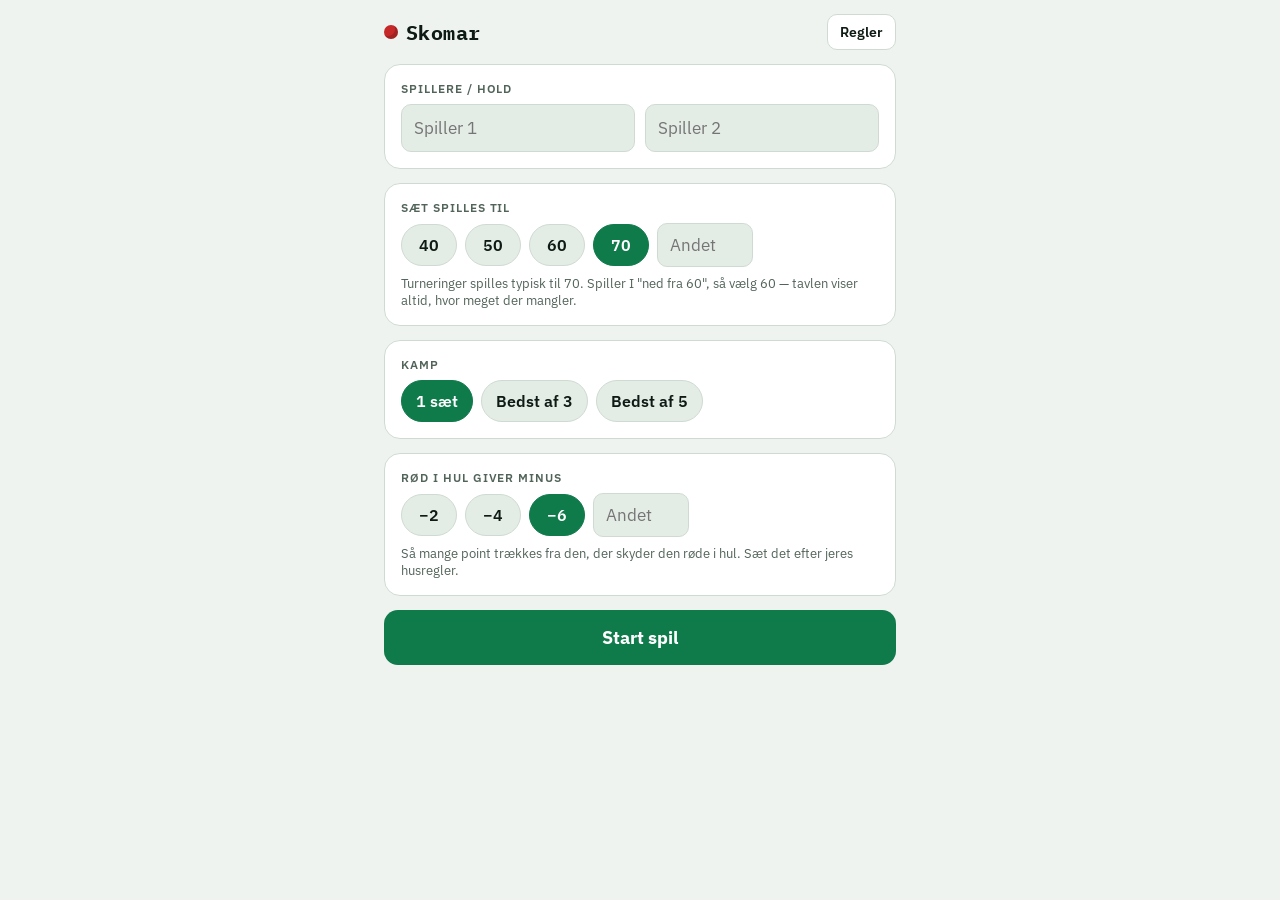
<file: skomar.html>
<!DOCTYPE html>
<html lang="da">
<head>
<meta charset="UTF-8">
<meta name="viewport" content="width=device-width, initial-scale=1.0, viewport-fit=cover">
<meta name="theme-color" content="#0b3d2a">
<title>Skomar-tæller</title>
<link rel="stylesheet" href="https://fonts.googleapis.com/css2?family=IBM+Plex+Mono:wght@500;600;700&family=IBM+Plex+Sans:wght@400;500;600;700&display=swap">
<style>
  :root{
    color-scheme: light dark;
    --bg:#eef3ef;
    --surface:#ffffff;
    --surface-2:#e4ece6;
    --border:#cfdbd2;
    --text:#0e1a14;
    --text-muted:#52645a;
    --felt:#0f7a4a;
    --felt-contrast:#ffffff;
    --red:#c62828;
    --red-contrast:#ffffff;
    --gold:#a86a09;
    --font-display:'IBM Plex Mono', ui-monospace, SFMono-Regular, Menlo, Consolas, monospace;
    --font-body:'IBM Plex Sans', ui-sans-serif, system-ui, -apple-system, "Segoe UI", Roboto, sans-serif;
  }
  @media (prefers-color-scheme: dark){
    :root{
      --bg:#08110d;
      --surface:#0f1c16;
      --surface-2:#15261e;
      --border:#23382d;
      --text:#e8f3ed;
      --text-muted:#8aa596;
      --felt:#3ddc84;
      --felt-contrast:#04210f;
      --red:#ff6b60;
      --red-contrast:#2a0503;
      --gold:#f6ad3c;
    }
  }

  *{ box-sizing:border-box; -webkit-tap-highlight-color:transparent; }
  html, body{ margin:0; background:var(--bg); overscroll-behavior:none; }
  body{
    min-height:100vh; min-height:100dvh;
    color:var(--text);
    font-family:var(--font-body);
    -webkit-font-smoothing:antialiased;
  }
  button{ font:inherit; color:inherit; cursor:pointer; touch-action:manipulation; }
  button:disabled{ opacity:.38; cursor:default; }
  .app{
    max-width:540px; margin:0 auto;
    padding:max(14px, env(safe-area-inset-top)) 14px max(24px, env(safe-area-inset-bottom));
    display:flex; flex-direction:column; gap:14px;
  }

  header{ display:flex; align-items:center; justify-content:space-between; gap:8px; }
  header h1{
    margin:0; font-family:var(--font-display); font-size:20px; letter-spacing:.02em;
    display:flex; align-items:center; gap:8px;
  }
  .ball{ width:14px; height:14px; border-radius:50%; background:var(--red); box-shadow: inset -3px -3px 0 rgba(0,0,0,.18); }
  .hdr-btns{ display:flex; gap:6px; }
  .ghost{
    background:var(--surface); border:1px solid var(--border); border-radius:10px;
    padding:8px 12px; font-size:14px; font-weight:600;
  }

  .card{ background:var(--surface); border:1px solid var(--border); border-radius:16px; padding:16px; }
  .label{ font-size:12px; font-weight:600; letter-spacing:.08em; text-transform:uppercase; color:var(--text-muted); margin:0 0 8px; }

  /* Opsætning */
  .setup{ display:flex; flex-direction:column; gap:14px; }
  .names{ display:grid; grid-template-columns:1fr 1fr; gap:10px; }
  input[type=text], input[type=number]{
    width:100%; font:inherit; font-size:17px; color:var(--text);
    background:var(--surface-2); border:1px solid var(--border); border-radius:10px; padding:12px;
  }
  input:focus{ outline:2px solid var(--felt); outline-offset:1px; }
  .chips{ display:flex; flex-wrap:wrap; gap:8px; align-items:center; }
  .chip{
    min-width:56px; padding:10px 14px; border-radius:999px; font-weight:600;
    background:var(--surface-2); border:1px solid var(--border);
  }
  .chip[aria-pressed="true"]{ background:var(--felt); color:var(--felt-contrast); border-color:var(--felt); }
  .chips input[type=number]{ width:96px; padding:10px 12px; }
  .hint{ font-size:13px; color:var(--text-muted); margin:8px 0 0; }
  .primary{
    width:100%; padding:16px; border:none; border-radius:14px;
    background:var(--felt); color:var(--felt-contrast); font-size:18px; font-weight:700;
  }

  /* Scoretavle */
  .board{ display:grid; grid-template-columns:1fr 1fr; gap:10px; }
  .player{
    position:relative; text-align:left; border-radius:16px; padding:12px 14px 14px;
    background:var(--surface); border:2px solid var(--border);
    display:flex; flex-direction:column; gap:2px; min-width:0;
  }
  .player.active{ border-color:var(--felt); box-shadow:0 0 0 3px color-mix(in srgb, var(--felt) 22%, transparent); }
  .player .pname{ font-weight:700; font-size:16px; white-space:nowrap; overflow:hidden; text-overflow:ellipsis; }
  .player.has-sets .pname{ padding-right:44px; }
  .player .turn{ font-size:12px; font-weight:700; color:var(--felt); min-height:16px; }
  .player .score{ font-family:var(--font-display); font-size:clamp(48px, 16vw, 72px); font-weight:700; line-height:1; letter-spacing:-.02em; }
  .player .left{ font-size:13px; color:var(--text-muted); }
  .bar{ height:6px; border-radius:999px; background:var(--surface-2); overflow:hidden; margin-top:6px; }
  .bar > i{ display:block; height:100%; background:var(--felt); border-radius:999px; transition:width .25s; }
  .sets{ position:absolute; top:12px; right:12px; display:flex; gap:3px; }
  .sets i{ width:9px; height:9px; border-radius:50%; border:1.5px solid var(--text-muted); }
  .sets i.won{ background:var(--gold); border-color:var(--gold); }
  .meta{ display:flex; flex-wrap:wrap; gap:2px 12px; justify-content:space-between; font-size:13px; color:var(--text-muted); padding:0 4px; }

  /* Stød */
  .shot{ display:flex; flex-direction:column; gap:12px; }
  .shot-head{ display:flex; align-items:baseline; justify-content:space-between; gap:8px; }
  .shot-head .who{ font-weight:700; font-size:15px; }
  .shot-total{ font-family:var(--font-display); font-size:34px; font-weight:700; }
  .picked{ display:flex; flex-wrap:wrap; gap:6px; min-height:34px; align-items:center; }
  .picked .empty{ font-size:14px; color:var(--text-muted); }
  .pchip{
    border:none; border-radius:999px; padding:6px 10px; font-size:14px; font-weight:600;
    background:var(--surface-2);
  }
  .pchip::after{ content:" ×"; color:var(--text-muted); }
  .events{ display:grid; grid-template-columns:repeat(3, 1fr); gap:8px; }
  .ev{
    border-radius:14px; border:1px solid var(--border); background:var(--surface-2);
    padding:12px 6px; min-height:78px;
    display:flex; flex-direction:column; align-items:center; justify-content:center; gap:2px;
  }
  .ev:active{ transform:scale(.97); }
  .ev b{ font-family:var(--font-display); font-size:22px; }
  .ev span{ font-size:14px; font-weight:600; line-height:1.15; text-align:center; }
  .ev small{ font-size:11px; color:var(--text-muted); text-align:center; line-height:1.2; }
  .ev.gold b{ color:var(--gold); }
  .ev-red{
    width:100%; border-radius:14px; padding:12px 14px; min-height:56px;
    display:flex; align-items:center; gap:12px; text-align:left;
    background:color-mix(in srgb, var(--red) 10%, var(--surface-2));
    border:1px solid color-mix(in srgb, var(--red) 45%, var(--border));
  }
  .ev-red:active{ transform:scale(.99); }
  .ev-red[aria-pressed="true"]{ background:var(--red); color:var(--red-contrast); border-color:var(--red); }
  .ev-red .ball{ width:22px; height:22px; flex:none; }
  .ev-red[aria-pressed="true"] .ball{ background:var(--red-contrast); }
  .ev-red span{ flex:1; font-weight:700; font-size:16px; line-height:1.2; }
  .ev-red span small{ display:block; font-weight:500; font-size:12px; opacity:.8; }
  .ev-red b{ font-family:var(--font-display); font-size:22px; }
  .shot-total.neg, .player .score.neg{ color:var(--red); }
  .give.minus{ background:var(--red); color:var(--red-contrast); }
  .commit{ display:grid; grid-template-columns:1fr 1fr; gap:8px; }
  .commit button{
    border:none; border-radius:14px; padding:14px 10px; font-size:16px; font-weight:700; line-height:1.2;
  }
  .give{ background:var(--felt); color:var(--felt-contrast); grid-column:1 / -1; font-size:18px !important; padding:16px 10px !important; }
  .skaeve{ background:var(--red); color:var(--red-contrast); }
  .miss{ background:var(--surface-2); border:1px solid var(--border) !important; }
  .commit small{ display:block; font-size:12px; font-weight:500; opacity:.85; }

  .tools{ display:flex; gap:8px; }
  .tools .ghost{ flex:1; padding:12px; }

  /* Historik */
  details summary{ cursor:pointer; font-weight:600; list-style:none; display:flex; justify-content:space-between; }
  details summary::-webkit-details-marker{ display:none; }
  details summary::after{ content:"▾"; color:var(--text-muted); }
  details[open] summary::after{ content:"▴"; }
  .log{ list-style:none; margin:10px 0 0; padding:0; display:flex; flex-direction:column; gap:6px; max-height:280px; overflow:auto; }
  .log li{ display:flex; justify-content:space-between; gap:10px; font-size:14px; padding:6px 0; border-bottom:1px dashed var(--border); }
  .log li .d{ color:var(--text-muted); }
  .log li .p{ font-family:var(--font-display); font-weight:700; white-space:nowrap; }
  .log li.sk .p{ color:var(--red); }

  /* Overlays */
  .overlay{
    position:fixed; inset:0; z-index:10; display:none; align-items:center; justify-content:center;
    padding:20px; background:rgba(4,12,8,.72); backdrop-filter:blur(3px);
  }
  .overlay.show{ display:flex; }
  .modal{
    width:100%; max-width:440px; max-height:90vh; overflow:auto;
    background:var(--surface); border-radius:20px; padding:22px; border:1px solid var(--border);
    display:flex; flex-direction:column; gap:14px;
  }
  .modal h2{ margin:0; font-size:24px; }
  .modal .big{ font-family:var(--font-display); font-size:44px; font-weight:700; text-align:center; }
  .modal .stack{ display:flex; flex-direction:column; gap:8px; }
  .rules{ width:100%; border-collapse:collapse; font-size:15px; }
  .rules td{ padding:7px 0; border-bottom:1px solid var(--border); vertical-align:top; }
  .rules td:last-child{ text-align:right; font-family:var(--font-display); font-weight:700; white-space:nowrap; padding-left:12px; }
  .modal p{ margin:0; font-size:14px; line-height:1.45; color:var(--text-muted); }
  .modal p strong{ color:var(--text); }

  .toast{
    position:fixed; left:50%; bottom:max(18px, env(safe-area-inset-bottom)); transform:translateX(-50%) translateY(20px);
    background:var(--text); color:var(--bg); padding:10px 16px; border-radius:999px; font-weight:600; font-size:14px;
    opacity:0; pointer-events:none; transition:opacity .2s, transform .2s; z-index:20; white-space:nowrap;
  }
  .toast.show{ opacity:1; transform:translateX(-50%) translateY(0); }
  [hidden]{ display:none !important; }
</style>
</head>
<body>
<div class="app">
  <header>
    <h1><span class="ball" aria-hidden="true"></span>Skomar</h1>
    <div class="hdr-btns">
      <button class="ghost" data-action="rules">Regler</button>
      <button class="ghost" data-action="new" id="btnNew" hidden>Nyt spil</button>
    </div>
  </header>

  <!-- Opsætning -->
  <section id="setup" class="setup">
    <div class="card">
      <p class="label">Spillere / hold</p>
      <div class="names">
        <input type="text" id="name0" maxlength="20" placeholder="Spiller 1" autocomplete="off">
        <input type="text" id="name1" maxlength="20" placeholder="Spiller 2" autocomplete="off">
      </div>
    </div>
    <div class="card">
      <p class="label">Sæt spilles til</p>
      <div class="chips" id="targetChips">
        <button class="chip" data-target="40">40</button>
        <button class="chip" data-target="50">50</button>
        <button class="chip" data-target="60">60</button>
        <button class="chip" data-target="70">70</button>
        <input type="number" id="targetCustom" min="2" max="999" step="2" inputmode="numeric" placeholder="Andet">
      </div>
      <p class="hint">Turneringer spilles typisk til 70. Spiller I "ned fra 60", så vælg 60 — tavlen viser altid, hvor meget der mangler.</p>
    </div>
    <div class="card">
      <p class="label">Kamp</p>
      <div class="chips" id="bestOfChips">
        <button class="chip" data-bestof="1">1 sæt</button>
        <button class="chip" data-bestof="3">Bedst af 3</button>
        <button class="chip" data-bestof="5">Bedst af 5</button>
      </div>
    </div>
    <div class="card">
      <p class="label">Rød i hul giver minus</p>
      <div class="chips" id="redChips">
        <button class="chip" data-red="2">−2</button>
        <button class="chip" data-red="4">−4</button>
        <button class="chip" data-red="6">−6</button>
        <input type="number" id="redCustom" min="1" max="99" inputmode="numeric" placeholder="Andet">
      </div>
      <p class="hint">Så mange point trækkes fra den, der skyder den røde i hul. Sæt det efter jeres husregler.</p>
    </div>
    <button class="primary" data-action="start">Start spil</button>
  </section>

  <!-- Spil -->
  <section id="game" hidden>
    <div style="display:flex; flex-direction:column; gap:12px;">
      <div class="board" id="board"></div>
      <div class="meta"><span id="setInfo"></span><span>Tryk på en spiller for at skifte tur</span></div>

      <div class="card shot">
        <div class="shot-head">
          <span class="who" id="shotWho"></span>
          <span class="shot-total" id="shotTotal">0</span>
        </div>
        <div class="picked" id="picked"></div>
        <div class="events" id="events"></div>
        <button class="ev-red" data-action="red" id="btnRed" aria-pressed="false"></button>
        <div class="commit">
          <button class="give" data-action="give" id="btnGive"></button>
          <button class="miss" data-action="miss" id="btnMiss">Bom / 0<small>Næste spiller</small></button>
          <button class="skaeve" data-action="skaeve" id="btnSkaeve"></button>
        </div>
      </div>

      <div class="tools">
        <button class="ghost" data-action="undo" id="btnUndo">↶ Fortryd</button>
      </div>

      <details class="card" id="history">
        <summary id="historyTitle">Historik</summary>
        <ul class="log" id="log"></ul>
      </details>
    </div>
  </section>
</div>

<!-- Sæt/kamp vundet -->
<div class="overlay" id="winOverlay" role="dialog" aria-modal="true">
  <div class="modal">
    <h2 id="winTitle"></h2>
    <div class="big" id="winScore"></div>
    <p id="winText" style="text-align:center"></p>
    <div class="stack" id="winButtons"></div>
  </div>
</div>

<!-- Regler -->
<div class="overlay" id="rulesOverlay" role="dialog" aria-modal="true">
  <div class="modal">
    <h2>Point i skomar</h2>
    <table class="rules">
      <tr><td>Kegle væltet (pr. kegle)</td><td>2</td></tr>
      <tr><td>Kongen (midterkeglen) væltet alene<br><small>kun når alle 5 kegler står</small></td><td>6</td></tr>
      <tr><td>Alle 5 kegler af samme bal i ét gennemløb</td><td>16</td></tr>
      <tr><td>Rødt — rød bal rammer begge hvide</td><td>4</td></tr>
      <tr><td>Blegt — de to hvide baller rammer hinanden</td><td>4</td></tr>
      <tr><td>Hvid bal i hul (eller over bord)</td><td>2</td></tr>
      <tr><td>Rød bal i hul — trækkes fra skytten<br><small>vælges ved start af spillet</small></td><td id="rulesRed">−6</td></tr>
    </table>
    <p><strong>Rød i hul:</strong> Tryk på den røde knap — så bliver stødet til minus for skytten, og scoren kan godt gå under 0. Andre point i samme stød trækkes også fra.</p>
    <p><strong>Skæve:</strong> Ved andre fejl (fx ingen bande) går stødets point til modstanderen. Byg stødet op som normalt og tryk på "Skæve".</p>
    <p><strong>Tur:</strong> Spillerne skifter efter hvert stød. Første spiller, der når målet, vinder sættet.</p>
    <p>Pointtallene er samlet fra bl.a. DDBU's turneringsregler og TV 2's regelforklaring. Husregler varierer fra bar til bar — især hvad der giver skæve, og hvor mange — så aftal dem inden I starter.</p>
    <button class="primary" data-action="closeRules">OK</button>
  </div>
</div>

<!-- Bekræft nyt spil -->
<div class="overlay" id="confirmOverlay" role="dialog" aria-modal="true">
  <div class="modal">
    <h2>Start forfra?</h2>
    <p>Det nuværende spil afsluttes, og stillingen slettes.</p>
    <div class="stack">
      <button class="primary" data-action="confirmNew">Ja, nyt spil</button>
      <button class="ghost" data-action="cancelNew">Fortsæt spillet</button>
    </div>
  </div>
</div>

<div class="toast" id="toast"></div>

<script>
(() => {
  'use strict';

  const EVENTS = [
    { id:'kegle', label:'Kegle',        sub:'pr. kegle',        pts:2 },
    { id:'konge', label:'Kongen alene', sub:'midterkeglen',     pts:6,  gold:true },
    { id:'alle5', label:'Alle 5',       sub:'samme bal',        pts:16, gold:true },
    { id:'roedt', label:'Rødt',         sub:'rød rammer begge hvide', pts:4 },
    { id:'blegt', label:'Blegt',        sub:'hvid rammer hvid', pts:4 },
    { id:'hul',   label:'Hvid i hul',   sub:'eller over bord',  pts:2 },
  ];
  const EV = Object.fromEntries(EVENTS.map(e => [e.id, e]));
  EV.roed = { id:'roed', label:'Rød i hul' };
  const DEFAULT_RED = 6;
  const fmt = n => n < 0 ? '−' + Math.abs(n) : String(n);

  const STATE_KEY = 'skomar.state.v1';
  const SETTINGS_KEY = 'skomar.settings.v1';
  const MAX_UNDO = 200;

  const $ = id => document.getElementById(id);
  const esc = s => String(s).replace(/[&<>"']/g, c => ({'&':'&amp;','<':'&lt;','>':'&gt;','"':'&quot;',"'":'&#39;'}[c]));

  let game = null;   // aktivt spil
  let undo = [];     // snapshots (JSON) før hver handling
  let settings = Object.assign({ names:['', ''], target:70, bestOf:1, redPenalty:DEFAULT_RED }, loadJSON(SETTINGS_KEY) || {});

  function loadJSON(key){
    try { return JSON.parse(localStorage.getItem(key)); } catch (e) { return null; }
  }
  function saveJSON(key, val){
    try { localStorage.setItem(key, JSON.stringify(val)); } catch (e) { /* fx privat browsing */ }
  }
  function persist(){ saveJSON(STATE_KEY, game ? { game, undo } : null); }

  /* ---------- Opsætning ---------- */
  function fillNames(){
    $('name0').value = settings.names[0] || '';
    $('name1').value = settings.names[1] || '';
  }
  function renderSetup(){
    const preset = [40,50,60,70].includes(settings.target);
    document.querySelectorAll('[data-target]').forEach(b =>
      b.setAttribute('aria-pressed', String(preset && +b.dataset.target === settings.target)));
    $('targetCustom').value = preset ? '' : settings.target;
    document.querySelectorAll('[data-bestof]').forEach(b =>
      b.setAttribute('aria-pressed', String(+b.dataset.bestof === settings.bestOf)));
    const redPreset = [2,4,6].includes(settings.redPenalty);
    document.querySelectorAll('[data-red]').forEach(b =>
      b.setAttribute('aria-pressed', String(redPreset && +b.dataset.red === settings.redPenalty)));
    $('redCustom').value = redPreset ? '' : settings.redPenalty;
  }

  $('targetChips').addEventListener('click', e => {
    const b = e.target.closest('[data-target]'); if (!b) return;
    settings.target = +b.dataset.target; renderSetup();
  });
  $('targetCustom').addEventListener('input', e => {
    const v = parseInt(e.target.value, 10);
    if (v > 0) {
      settings.target = v;
      document.querySelectorAll('[data-target]').forEach(b => b.setAttribute('aria-pressed', 'false'));
    }
  });
  $('redChips').addEventListener('click', e => {
    const b = e.target.closest('[data-red]'); if (!b) return;
    settings.redPenalty = +b.dataset.red; renderSetup();
  });
  $('redCustom').addEventListener('input', e => {
    const v = Math.abs(parseInt(e.target.value, 10));
    if (v > 0) {
      settings.redPenalty = v;
      document.querySelectorAll('[data-red]').forEach(b => b.setAttribute('aria-pressed', 'false'));
    }
  });
  $('bestOfChips').addEventListener('click', e => {
    const b = e.target.closest('[data-bestof]'); if (!b) return;
    settings.bestOf = +b.dataset.bestof; renderSetup();
  });

  function startGame(){
    const names = [ $('name0').value.trim(), $('name1').value.trim() ];
    settings.names = names;
    if (!(settings.target > 0)) settings.target = 70;
    if (!(settings.redPenalty > 0)) settings.redPenalty = DEFAULT_RED;
    saveJSON(SETTINGS_KEY, settings);
    game = {
      names: [names[0] || 'Spiller 1', names[1] || 'Spiller 2'],
      target: settings.target,
      bestOf: settings.bestOf,
      redPenalty: settings.redPenalty,
      setsWon: [0, 0],
      setNo: 1,
      scores: [0, 0],
      starter: 0,
      turn: 0,
      pending: [],
      log: [],
      setOver: null,   // index på sætvinder, mens overlay vises
      matchOver: false,
    };
    undo = [];
    persist();
    show('game');
    requestWakeLock();
  }

  /* ---------- Spil ---------- */
  const other = i => 1 - i;
  const evPts = id => id === 'roed' ? game.redPenalty : EV[id].pts;
  const shotTotal = () => game.pending.reduce((s, id) => s + evPts(id), 0);
  const hasRed = () => game.pending.includes('roed');
  const setsToWin = () => Math.ceil(game.bestOf / 2);

  function snapshot(){
    undo.push(JSON.stringify(game));
    if (undo.length > MAX_UNDO) undo.shift();
  }

  function addEvent(id){
    if (game.setOver !== null) return;
    game.pending.push(id);
    buzz(10);
    persist(); render();
  }
  function toggleRed(){
    if (game.setOver !== null) return;
    const i = game.pending.indexOf('roed');
    if (i >= 0) game.pending.splice(i, 1);
    else { game.pending.push('roed'); buzz([30, 40, 30]); }
    persist(); render();
  }
  function removePending(i){
    game.pending.splice(i, 1);
    persist(); render();
  }

  function commit(kind){
    if (game.setOver !== null) return;
    const pts = kind === 'miss' ? 0 : shotTotal();
    if (kind !== 'miss' && pts <= 0) return;
    snapshot();
    const shooter = game.turn;
    const to = kind === 'skaeve' ? other(shooter) : shooter;
    game.scores[to] += kind === 'minus' ? -pts : pts;
    game.log.push({ set: game.setNo, shooter, to, pts, kind, events: kind === 'miss' ? [] : game.pending.slice() });
    game.pending = [];
    game.turn = other(shooter);

    if (pts > 0) {
      if (kind === 'skaeve') toast(`Skæve! +${pts} til ${game.names[to]}`);
      else if (kind === 'minus') toast(`Rød i hul! −${pts} til ${game.names[to]}`);
      else toast(`+${pts} til ${game.names[to]}`);
    }
    buzz(kind === 'point' || kind === 'miss' ? 25 : [40, 60, 40]);

    if (kind !== 'minus' && game.scores[to] >= game.target) {
      game.setsWon[to] += 1;
      game.setOver = to;
      game.matchOver = game.setsWon[to] >= setsToWin();
      buzz([200, 100, 200, 100, 300]);
    }
    persist(); render();
  }

  function nextSet(){
    snapshot();
    game.setNo += 1;
    game.scores = [0, 0];
    game.starter = other(game.starter);
    game.turn = game.starter;
    game.pending = [];
    game.setOver = null;
    persist(); render();
  }

  function rematch(){
    snapshot();
    game.setsWon = [0, 0];
    game.setNo = 1;
    game.scores = [0, 0];
    game.starter = other(game.starter);
    game.turn = game.starter;
    game.pending = [];
    game.log = [];
    game.setOver = null;
    game.matchOver = false;
    persist(); render();
  }

  function doUndo(){
    if (game.pending.length && game.setOver === null) {
      game.pending.pop();
    } else if (undo.length) {
      game = JSON.parse(undo.pop());
      if (!(game.redPenalty > 0)) game.redPenalty = DEFAULT_RED;
      toast('Fortrudt');
    } else {
      return;
    }
    persist(); render();
  }

  function setTurn(i){
    if (game.setOver !== null || game.turn === i) return;
    game.turn = i;
    persist(); render();
  }

  function describe(entry){
    if (entry.kind === 'miss') return 'Bom';
    const counts = {};
    entry.events.forEach(id => counts[id] = (counts[id] || 0) + 1);
    return Object.entries(counts).map(([id, n]) => (n > 1 ? n + '× ' : '') + EV[id].label).join(', ');
  }

  function render(){
    if (!game) return;
    const t = game.turn;

    // Scoretavle
    $('board').innerHTML = game.names.map((name, i) => {
      const score = game.scores[i];
      const left = Math.max(0, game.target - score);
      const pct = Math.max(0, Math.min(100, score / game.target * 100));
      const dots = game.bestOf > 1
        ? `<span class="sets" aria-label="${game.setsWon[i]} sæt vundet">${
            Array.from({length: setsToWin()}, (_, k) => `<i class="${k < game.setsWon[i] ? 'won' : ''}"></i>`).join('')
          }</span>` : '';
      return `<button class="player ${i === t && game.setOver === null ? 'active' : ''} ${game.bestOf > 1 ? 'has-sets' : ''}" data-action="turn" data-i="${i}">
        ${dots}
        <span class="pname">${esc(name)}</span>
        <span class="turn">${i === t && game.setOver === null ? '● Til stød' : ''}</span>
        <span class="score ${score < 0 ? 'neg' : ''}">${fmt(score)}</span>
        <span class="left">${left > 0 ? `mangler ${left}` : 'i mål!'}</span>
        <span class="bar"><i style="width:${pct}%"></i></span>
      </button>`;
    }).join('');

    $('setInfo').textContent = game.bestOf > 1
      ? `Sæt ${game.setNo} · til ${game.target} · bedst af ${game.bestOf}`
      : `Til ${game.target} point`;

    // Stød
    const total = shotTotal();
    const red = hasRed();
    $('shotWho').textContent = `Stød: ${game.names[t]}`;
    $('shotTotal').textContent = red ? fmt(-total) : total;
    $('shotTotal').classList.toggle('neg', red);
    $('picked').innerHTML = game.pending.length
      ? game.pending.map((id, i) => `<button class="pchip" data-action="unpick" data-i="${i}" aria-label="Fjern ${esc(EV[id].label)}">${esc(EV[id].label)} ${id === 'roed' ? '−' : '+'}${evPts(id)}</button>`).join('')
      : '<span class="empty">Tryk på det, der skete i stødet …</span>';

    $('btnRed').innerHTML = `<span class="ball" aria-hidden="true"></span><span>Rød i hul<small>minus til ${esc(game.names[t])}</small></span><b>−${game.redPenalty}</b>`;
    $('btnRed').setAttribute('aria-pressed', String(red));

    const give = $('btnGive');
    give.classList.toggle('minus', red);
    give.dataset.action = red ? 'minus' : 'give';
    give.innerHTML = red
      ? `− Træk ${total} fra<small>${esc(game.names[t])}</small>`
      : total > 0
        ? `✓ Giv ${total} point<small>til ${esc(game.names[t])}</small>`
        : `✓ Giv point<small>vælg først hvad der skete</small>`;
    give.disabled = total <= 0;
    $('btnSkaeve').innerHTML = `⚠ Skæve${total > 0 ? ' ' + total : ''}<small>til ${esc(game.names[other(t)])}</small>`;
    $('btnSkaeve').disabled = total <= 0;
    $('btnMiss').disabled = total > 0;
    $('btnUndo').disabled = !game.pending.length && !undo.length;

    // Historik
    const setLog = game.log.filter(e => e.set === game.setNo);
    $('historyTitle').textContent = `Historik · sæt ${game.setNo} (${setLog.length} stød)`;
    $('log').innerHTML = setLog.slice().reverse().map(e => {
      const sk = e.kind === 'skaeve', minus = e.kind === 'minus';
      const who = sk
        ? `${esc(game.names[e.shooter])} → skæve til ${esc(game.names[e.to])}`
        : minus ? `${esc(game.names[e.shooter])} → minus` : esc(game.names[e.shooter]);
      const p = !e.pts ? '0' : (minus ? '−' : '+') + e.pts;
      return `<li class="${sk || minus ? 'sk' : ''}"><span>${who}<br><span class="d">${esc(describe(e))}</span></span><span class="p">${p}</span></li>`;
    }).join('') || '<li><span class="d">Ingen stød endnu</span></li>';

    renderWin();
  }

  function renderWin(){
    const ov = $('winOverlay');
    if (game.setOver === null) { ov.classList.remove('show'); return; }
    const w = game.setOver;
    const nm = esc(game.names[w]);
    if (game.matchOver) {
      $('winTitle').innerHTML = `🏆 ${nm} vinder${game.bestOf > 1 ? ' kampen' : ''}!`;
      $('winScore').textContent = game.bestOf > 1
        ? `${game.setsWon[0]} – ${game.setsWon[1]}`
        : `${fmt(game.scores[0])} – ${fmt(game.scores[1])}`;
      $('winText').textContent = game.bestOf > 1
        ? `Sidste sæt: ${fmt(game.scores[0])} – ${fmt(game.scores[1])}`
        : `${game.names[0]} – ${game.names[1]}`;
      $('winButtons').innerHTML = `
        <button class="primary" data-action="rematch">Revanche</button>
        <button class="ghost" data-action="undo">↶ Fortryd sidste stød</button>
        <button class="ghost" data-action="setupFromWin">Nye spillere / indstillinger</button>`;
    } else {
      $('winTitle').innerHTML = `${nm} vinder sæt ${game.setNo}!`;
      $('winScore').textContent = `${fmt(game.scores[0])} – ${fmt(game.scores[1])}`;
      $('winText').textContent = `Stilling i sæt: ${game.names[0]} ${game.setsWon[0]} – ${game.setsWon[1]} ${game.names[1]}`;
      $('winButtons').innerHTML = `
        <button class="primary" data-action="nextSet">Næste sæt</button>
        <button class="ghost" data-action="undo">↶ Fortryd sidste stød</button>`;
    }
    ov.classList.add('show');
  }

  function renderEvents(){
    $('events').innerHTML = EVENTS.map(e =>
      `<button class="ev ${e.gold ? 'gold' : ''}" data-action="ev" data-id="${e.id}">
        <b>+${e.pts}</b><span>${esc(e.label)}</span><small>${esc(e.sub)}</small>
      </button>`).join('');
  }

  /* ---------- Navigation ---------- */
  function show(view){
    $('setup').hidden = view !== 'setup';
    $('game').hidden = view !== 'game';
    $('btnNew').hidden = view !== 'game';
    if (view === 'setup') { $('winOverlay').classList.remove('show'); fillNames(); renderSetup(); }
    else render();
  }

  function goToSetup(){
    if (game) {
      settings.names = game.names.slice();
      settings.target = game.target;
      settings.bestOf = game.bestOf;
      settings.redPenalty = game.redPenalty;
    }
    game = null; undo = [];
    persist();
    show('setup');
  }

  document.addEventListener('click', e => {
    const b = e.target.closest('[data-action]'); if (!b || b.disabled) return;
    switch (b.dataset.action) {
      case 'start': startGame(); break;
      case 'ev': addEvent(b.dataset.id); break;
      case 'unpick': removePending(+b.dataset.i); break;
      case 'give': commit('point'); break;
      case 'minus': commit('minus'); break;
      case 'red': toggleRed(); break;
      case 'skaeve': commit('skaeve'); break;
      case 'miss': commit('miss'); break;
      case 'undo': doUndo(); break;
      case 'turn': setTurn(+b.dataset.i); break;
      case 'nextSet': nextSet(); break;
      case 'rematch': rematch(); break;
      case 'setupFromWin': goToSetup(); break;
      case 'new':
        if (!game.log.length) goToSetup();
        else $('confirmOverlay').classList.add('show');
        break;
      case 'confirmNew': $('confirmOverlay').classList.remove('show'); goToSetup(); break;
      case 'cancelNew': $('confirmOverlay').classList.remove('show'); break;
      case 'rules':
        $('rulesRed').textContent = '−' + (game ? game.redPenalty : settings.redPenalty);
        $('rulesOverlay').classList.add('show');
        break;
      case 'closeRules': $('rulesOverlay').classList.remove('show'); break;
    }
  });
  ['rulesOverlay', 'confirmOverlay'].forEach(id => $(id).addEventListener('click', e => {
    if (e.target === e.currentTarget) e.currentTarget.classList.remove('show');
  }));

  /* ---------- Småting ---------- */
  let toastTimer;
  function toast(msg){
    const el = $('toast');
    el.textContent = msg; el.classList.add('show');
    clearTimeout(toastTimer);
    toastTimer = setTimeout(() => el.classList.remove('show'), 1400);
  }
  function buzz(p){ try { navigator.vibrate && navigator.vibrate(p); } catch (e) {} }

  // Hold skærmen tændt, mens der spilles (hvis browseren understøtter det)
  let wakeLock = null;
  async function requestWakeLock(){
    try {
      if ('wakeLock' in navigator && game && !wakeLock) {
        wakeLock = await navigator.wakeLock.request('screen');
        wakeLock.addEventListener('release', () => { wakeLock = null; });
      }
    } catch (e) { /* ikke kritisk */ }
  }
  document.addEventListener('visibilitychange', () => {
    if (document.visibilityState === 'visible') requestWakeLock();
  });

  /* ---------- Start ---------- */
  renderEvents();
  const saved = loadJSON(STATE_KEY);
  if (saved && saved.game) {
    game = saved.game; undo = Array.isArray(saved.undo) ? saved.undo : [];
    if (!(game.redPenalty > 0)) game.redPenalty = DEFAULT_RED;
    show('game');
    requestWakeLock();
  } else {
    show('setup');
  }
})();
</script>
</body>
</html>
</file>
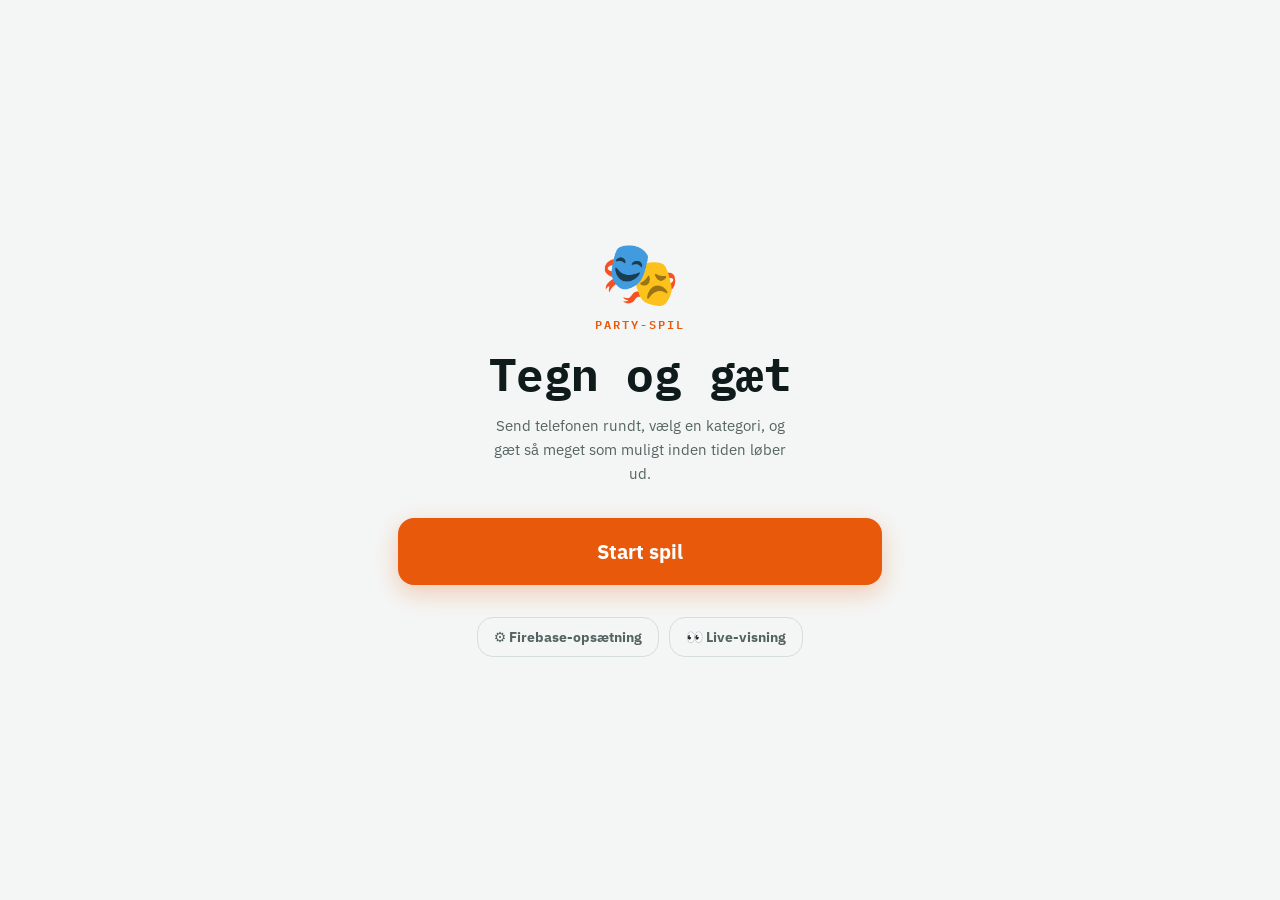
<file: tegn-og-gaet.html>
<!DOCTYPE html>
<html lang="da">
<head>
<meta charset="UTF-8">
<meta name="viewport" content="width=device-width, initial-scale=1.0, maximum-scale=1.0, user-scalable=no">
<title>Tegn og gæt</title>
<link rel="stylesheet" href="https://fonts.googleapis.com/css2?family=IBM+Plex+Mono:wght@400;500;600;700&family=IBM+Plex+Sans:wght@400;500;600;700;800&display=swap">
<style>
  :root{
    color-scheme: light dark;
    --bg:#f4f6f5;
    --surface:#ffffff;
    --surface-2:#eaf0ee;
    --border:#d5deda;
    --text:#0f1a1a;
    --text-muted:#546462;
    --accent:#e8590c;
    --accent-contrast:#ffffff;
    --accent-2:#0b8f7c;
    --danger:#ad2c22;
    --font-display:'IBM Plex Mono', ui-monospace, SFMono-Regular, Menlo, Consolas, monospace;
    --font-body:'IBM Plex Sans', ui-sans-serif, system-ui, -apple-system, "Segoe UI", Roboto, sans-serif;
  }
  @media (prefers-color-scheme: dark){
    :root:not([data-theme="light"]){
      --bg:#0a0e10;
      --surface:#11181a;
      --surface-2:#172023;
      --border:#263133;
      --text:#e9f2f0;
      --text-muted:#8a9a9c;
      --accent:#ff8a3d;
      --accent-contrast:#1a0d02;
      --accent-2:#52e0c4;
      --danger:#ff6b60;
    }
  }
  :root[data-theme="dark"]{
    --bg:#0a0e10;
    --surface:#11181a;
    --surface-2:#172023;
    --border:#263133;
    --text:#e9f2f0;
    --text-muted:#8a9a9c;
    --accent:#ff8a3d;
    --accent-contrast:#1a0d02;
    --accent-2:#52e0c4;
    --danger:#ff6b60;
  }

  *{ box-sizing:border-box; -webkit-tap-highlight-color:transparent; }
  html, body{ margin:0; background:var(--bg); overscroll-behavior:none; }
  body{
    min-height:100vh;
    min-height:100dvh;
    color:var(--text);
    font-family:var(--font-body);
    -webkit-font-smoothing:antialiased;
    user-select:none;
  }
  .app{
    max-width:520px;
    margin:0 auto;
    min-height:100vh;
    min-height:100dvh;
    padding:28px 18px 32px;
    display:flex;
    flex-direction:column;
    gap:20px;
  }
  .screen{ display:none; flex-direction:column; gap:22px; flex:1; }
  .screen.active{ display:flex; }

  h1,h2,h3,p{ margin:0; }

  /* ---------- start screen ---------- */
  .start-screen{ align-items:center; justify-content:center; text-align:center; gap:32px; }
  .brand{ display:flex; flex-direction:column; gap:10px; align-items:center; }
  .brand-emoji{ font-size:64px; line-height:1; }
  .eyebrow{
    margin:0;
    font-family:var(--font-display);
    font-size:12px;
    letter-spacing:.16em;
    color:var(--accent);
    font-weight:600;
    text-transform:uppercase;
  }
  h1.title{
    font-family:var(--font-display);
    font-size:clamp(34px, 10vw, 46px);
    font-weight:700;
    letter-spacing:-0.01em;
  }
  .lede{
    max-width:34ch;
    color:var(--text-muted);
    font-size:15px;
    line-height:1.6;
  }
  .btn{
    appearance:none;
    border:none;
    cursor:pointer;
    font-family:var(--font-body);
    font-weight:700;
    border-radius:16px;
    transition:transform .1s ease, opacity .15s ease, background .15s ease;
  }
  .btn:active{ transform:scale(.97); }
  .btn-primary{
    background:var(--accent);
    color:var(--accent-contrast);
    font-size:20px;
    padding:20px 32px;
    width:100%;
    box-shadow:0 8px 24px rgba(232,89,12,.28);
  }
  .btn-secondary{
    background:var(--surface-2);
    color:var(--text);
    border:1px solid var(--border);
    font-size:15px;
    padding:12px 18px;
  }
  .btn-ghost{
    background:transparent;
    color:var(--text-muted);
    border:1px solid var(--border);
    font-size:14px;
    padding:10px 16px;
  }
  .btn:disabled{ opacity:.5; cursor:not-allowed; transform:none; }

  /* ---------- category screen ---------- */
  .cat-header{ display:flex; flex-direction:column; gap:4px; text-align:center; }
  .cat-header h2{ font-family:var(--font-display); font-size:22px; }
  .cat-header p{ color:var(--text-muted); font-size:14px; }

  .cat-grid{
    display:grid;
    grid-template-columns:1fr 1fr;
    gap:12px;
  }
  .cat-card{
    appearance:none;
    border:2px solid var(--border);
    background:var(--surface);
    color:var(--text);
    border-radius:16px;
    padding:20px 12px;
    display:flex;
    flex-direction:column;
    align-items:center;
    gap:8px;
    cursor:pointer;
    font-family:var(--font-body);
    transition:transform .1s ease, border-color .15s ease, background .15s ease;
  }
  .cat-card:active{ transform:scale(.97); }
  .cat-card .cat-emoji{ font-size:32px; }
  .cat-card .cat-name{ font-weight:700; font-size:15px; }
  .cat-card .cat-count{ font-size:12px; color:var(--text-muted); font-family:var(--font-display); }
  .cat-card.selected{ border-color:var(--accent); background:color-mix(in srgb, var(--accent) 12%, var(--surface)); }

  .timer-picker{
    display:flex;
    gap:10px;
    justify-content:center;
    flex-wrap:wrap;
  }
  .time-chip{
    appearance:none;
    border:2px solid var(--border);
    background:var(--surface);
    color:var(--text);
    border-radius:999px;
    padding:8px 18px;
    font-family:var(--font-display);
    font-weight:600;
    font-size:14px;
    cursor:pointer;
  }
  .time-chip.selected{ border-color:var(--accent-2); background:color-mix(in srgb, var(--accent-2) 16%, var(--surface)); color:var(--text); }

  /* ---------- game screen ---------- */
  .game-screen{ gap:16px; }
  .game-top{
    display:flex;
    align-items:center;
    justify-content:space-between;
    gap:8px;
  }
  .game-cat-badge{
    font-family:var(--font-display);
    font-size:12px;
    letter-spacing:.08em;
    text-transform:uppercase;
    color:var(--accent);
    background:color-mix(in srgb, var(--accent) 14%, var(--surface));
    border-radius:999px;
    padding:6px 12px;
  }
  .word-progress{
    font-family:var(--font-display);
    font-size:12px;
    color:var(--text-muted);
  }

  .timer-wrap{
    display:flex;
    flex-direction:column;
    align-items:center;
    gap:10px;
  }
  .timer-display{
    font-family:var(--font-display);
    font-size:56px;
    font-weight:700;
    font-variant-numeric:tabular-nums;
    letter-spacing:-0.02em;
    transition:color .2s ease;
  }
  .timer-display.warning{ color:var(--accent); }
  .timer-display.timeup{ color:var(--danger); }
  .timer-controls{ display:flex; gap:10px; }

  .word-card{
    flex:1;
    min-height:180px;
    background:var(--surface);
    border:2px solid var(--border);
    border-radius:22px;
    display:flex;
    align-items:center;
    justify-content:center;
    text-align:center;
    padding:24px;
    position:relative;
  }
  .word-text{
    font-family:var(--font-display);
    font-weight:700;
    font-size:clamp(28px, 8vw, 42px);
    line-height:1.2;
    word-break:break-word;
  }
  .word-placeholder{
    color:var(--text-muted);
    font-size:16px;
    max-width:26ch;
  }
  .word-done{
    color:var(--text-muted);
    font-size:16px;
    max-width:26ch;
    display:flex;
    flex-direction:column;
    gap:14px;
    align-items:center;
  }

  .next-word-btn{
    font-size:22px;
    padding:24px 32px;
  }

  .game-actions{
    display:flex;
    justify-content:center;
    gap:10px;
  }

  .flash-overlay{
    position:fixed;
    inset:0;
    background:var(--danger);
    opacity:0;
    pointer-events:none;
    z-index:50;
    transition:opacity .08s ease;
  }
  .flash-overlay.active{ animation:flash-pulse .5s ease 3; }
  @keyframes flash-pulse{
    0%, 100%{ opacity:0; }
    50%{ opacity:.55; }
  }
  @media (prefers-reduced-motion:reduce){
    .flash-overlay.active{ animation:none; opacity:0; }
  }

  @media (max-width:340px){
    .cat-grid{ grid-template-columns:1fr 1fr; }
    .timer-display{ font-size:44px; }
  }

  /* ---------- start screen links ---------- */
  .start-links{ display:flex; gap:10px; flex-wrap:wrap; justify-content:center; }

  /* ---------- settings screen ---------- */
  .settings-screen{ gap:18px; }
  .field{ display:flex; flex-direction:column; gap:6px; text-align:left; }
  .field label{
    font-family:var(--font-display);
    font-size:12px;
    text-transform:uppercase;
    letter-spacing:.06em;
    color:var(--text-muted);
  }
  .config-input{
    width:100%;
    min-height:140px;
    border:1px solid var(--border);
    border-radius:12px;
    padding:12px;
    font-family:var(--font-display);
    font-size:13px;
    background:var(--surface);
    color:var(--text);
    resize:vertical;
  }
  .hint{ font-size:13px; color:var(--text-muted); line-height:1.6; text-align:left; }
  .text-input{ min-height:auto; }
  .auth-section{ display:flex; flex-direction:column; gap:8px; border-top:1px solid var(--border); padding-top:16px; }
  .auth-section[hidden]{ display:none; }
  .status-pill{
    font-family:var(--font-display);
    font-size:12px;
    padding:6px 12px;
    border-radius:999px;
    border:1px solid var(--border);
    display:inline-flex;
    align-self:flex-start;
    gap:6px;
    align-items:center;
    color:var(--text-muted);
  }
  .status-pill.ok{ border-color:var(--accent-2); color:var(--accent-2); }

  /* ---------- live screen ---------- */
  .live-screen{ align-items:center; text-align:center; justify-content:center; }
  .live-screen .cat-header h2{ display:flex; align-items:center; justify-content:center; gap:8px; }
  .live-word{ font-family:var(--font-display); font-weight:700; font-size:clamp(30px, 9vw, 44px); margin-top:16px; }
  .live-meta{ color:var(--text-muted); font-size:13px; margin-top:10px; font-family:var(--font-display); }
  .live-dot{
    width:9px; height:9px; border-radius:50%;
    background:var(--accent-2);
    display:inline-block;
    animation:live-pulse 1.1s ease-in-out infinite;
  }
  @keyframes live-pulse{ 0%,100%{ opacity:1; } 50%{ opacity:.3; } }
  @media (prefers-reduced-motion:reduce){ .live-dot{ animation:none; } }
</style>
</head>
<body>

<div class="flash-overlay" id="flashOverlay"></div>

<div class="app">

  <!-- START SCREEN -->
  <section class="screen start-screen active" id="screenStart">
    <div class="brand">
      <div class="brand-emoji">🎭</div>
      <p class="eyebrow">Party-spil</p>
      <h1 class="title">Tegn og gæt</h1>
      <p class="lede">Send telefonen rundt, vælg en kategori, og gæt så meget som muligt inden tiden løber ud.</p>
    </div>
    <button type="button" class="btn btn-primary" id="startBtn">Start spil</button>
    <div class="start-links">
      <button type="button" class="btn btn-ghost" id="openSettingsBtn">⚙ Firebase-opsætning</button>
      <button type="button" class="btn btn-ghost" id="openLiveBtn">👀 Live-visning</button>
    </div>
  </section>

  <!-- CATEGORY SCREEN -->
  <section class="screen" id="screenCategory">
    <div class="cat-header">
      <h2>Vælg kategori</h2>
      <p>Hvad skal I tegne og gætte i dag?</p>
    </div>
    <div class="cat-grid" id="catGrid"></div>

    <div class="cat-header">
      <h2 style="font-size:16px;">Tid pr. tur</h2>
    </div>
    <div class="timer-picker" id="timerPicker">
      <button type="button" class="time-chip" data-secs="30">30 sek</button>
      <button type="button" class="time-chip selected" data-secs="60">60 sek</button>
      <button type="button" class="time-chip" data-secs="90">90 sek</button>
    </div>

    <button type="button" class="btn btn-primary" id="beginRoundBtn" disabled>Gå i gang</button>
    <button type="button" class="btn btn-ghost" id="backToStartBtn">Tilbage</button>
  </section>

  <!-- GAME SCREEN -->
  <section class="screen game-screen" id="screenGame">
    <div class="game-top">
      <span class="game-cat-badge" id="gameCatBadge">Kategori</span>
      <span class="word-progress" id="wordProgress">0 / 0 ord brugt</span>
    </div>

    <div class="timer-wrap">
      <div class="timer-display" id="timerDisplay">60</div>
      <div class="timer-controls">
        <button type="button" class="btn btn-secondary" id="timerToggleBtn">▶ Start</button>
        <button type="button" class="btn btn-secondary" id="timerResetBtn">↺ Nulstil</button>
      </div>
    </div>

    <div class="word-card" id="wordCard">
      <p class="word-placeholder" id="wordPlaceholder">Tryk på "Vis ord" for at trække det første ord.</p>
    </div>

    <button type="button" class="btn btn-primary next-word-btn" id="nextWordBtn">Vis ord</button>

    <div class="game-actions">
      <button type="button" class="btn btn-ghost" id="changeCategoryBtn">Skift kategori</button>
      <button type="button" class="btn btn-ghost" id="quitBtn">Afslut spil</button>
    </div>
  </section>

  <!-- SETTINGS SCREEN -->
  <section class="screen settings-screen" id="screenSettings">
    <div class="cat-header">
      <h2>Firebase-opsætning</h2>
      <p>Valgfrit: forbind dit eget Firebase-projekt for at se det aktive ord live på en anden enhed.</p>
    </div>
    <span class="status-pill" id="fbStatusPill">● Ikke forbundet</span>
    <div class="field">
      <label for="fbConfigInput">Firebase web-konfiguration (JSON)</label>
      <textarea class="config-input" id="fbConfigInput" spellcheck="false" placeholder='{"apiKey":"...","authDomain":"...","projectId":"...","appId":"..."}'></textarea>
    </div>
    <p class="hint">Indsæt "Web app"-konfigurationen fra dit eget Firebase-projekt (Project settings → General → Your apps), og opret en Firestore-database i projektet. Konfigurationen gemmes kun i din egen browser og committes aldrig til dette repo. Uden dette virker spillet helt normalt, bare uden live-visning.</p>
    <button type="button" class="btn btn-primary" id="saveSettingsBtn">Gem</button>

    <div class="auth-section" id="authSection" hidden>
      <label for="authEmail" style="font-family:var(--font-display); font-size:12px; text-transform:uppercase; letter-spacing:.06em; color:var(--text-muted);">Log ind (kun din konto får adgang)</label>
      <input type="email" id="authEmail" class="config-input text-input" placeholder="din@email.dk" autocomplete="username">
      <input type="password" id="authPassword" class="config-input text-input" placeholder="Adgangskode" autocomplete="current-password">
      <button type="button" class="btn btn-secondary" id="signInBtn">Log ind</button>
      <button type="button" class="btn btn-ghost" id="signOutBtn" hidden>Log ud</button>
      <p class="hint" id="authStatusText"></p>
    </div>

    <button type="button" class="btn btn-ghost" id="settingsBackBtn">Tilbage</button>
  </section>

  <!-- LIVE SCREEN -->
  <section class="screen live-screen" id="screenLive">
    <div class="cat-header">
      <h2><span class="live-dot" aria-hidden="true"></span> Live-visning</h2>
      <p>Viser det ord der bliver trukket lige nu på den anden enhed.</p>
    </div>
    <div id="liveContent">
      <p class="lede">Venter på et aktivt ord…</p>
    </div>
    <button type="button" class="btn btn-ghost" id="liveBackBtn">Tilbage</button>
  </section>

</div>

<script>
(function () {
  "use strict";

  var CATEGORIES = {
    dyr: {
      name: "Dyr",
      emoji: "🐾",
      words: ["Elefant","Løve","Tiger","Giraf","Zebra","Abe","Kænguru","Panda","Ræv","Ulv",
        "Bjørn","Isbjørn","Krokodille","Slange","Skildpadde","Frø","Delfin","Hval","Haj","Blæksprutte",
        "Pingvin","Struds","Ørn","Ugle","Flamingo","Kamel","Egern","Pindsvin","Mus","Kanin",
        "Hund","Kat","Hest","Ko","Gris","Får","Hane","And","Svane","Firben",
        "Edderkop","Sommerfugl","Myre","Bi","Flodhest"]
    },
    film: {
      name: "Film & TV",
      emoji: "🎬",
      words: ["Star Wars","Harry Potter","Titanic","Jurassic Park","Frost","Matrix","Spider-Man","Batman","Ringenes Herre","Toy Story",
        "Løvernes Konge","Shrek","Rocky","James Bond","Alene Hjemme","Grease","Vaiana","Find Nemo","Ice Age","Minions",
        "Avatar","Fast & Furious","Mission Impossible","Skammerens Datter","Krøniken","Matador","Badehotellet","Vild med Dans","X Factor","Robinson Ekspeditionen",
        "Klovn","Anders And","Wallace & Gromit","Tom og Jerry","Pokémon","Simpsons","SpongeBob","Grinch","Mummitrolden","Paw Patrol"]
    },
    mad: {
      name: "Mad & Drikke",
      emoji: "🍕",
      words: ["Pizza","Burger","Sushi","Pasta","Pandekager","Is","Chokolade","Kaffe","Te","Vin",
        "Øl","Champagne","Smoothie","Popcorn","Chips","Slik","Lagkage","Rugbrød","Frikadeller","Flæskesteg",
        "Sild","Leverpostej","Wienerbrød","Æbleskiver","Gulerødder","Kartofler","Æg","Bacon","Pølse","Sennep",
        "Ketchup","Mayonnaise","Salat","Suppe","Ris","Nudler","Taco","Kebab","Milkshake","Honning"]
    },
    sjove: {
      name: "Sjove ting",
      emoji: "🤪",
      words: ["At snorkle","At sove","At danse","At synge","At hoppe i vandpytter","At børste tænder","At lave sneengle","At ro en båd","At spille tennis","At bage boller",
        "At tage en selfie","At luge ukrudt","At klippe hår","At skifte et dæk","At folde vasketøj","At fiske","At stå på ski","At cykle","At male et billede","At synge karaoke",
        "At spille fodbold","At kravle op ad en stige","At puste balloner op","At jonglere","At danse ballet","At robotdanse","At sove som en baby","At være en zombie","At være astronaut","At være pirat",
        "At være en superhelt","At være en robot","At være et spøgelse","At tælle får","At spille luftguitar","At vaske op","At støvsuge","At vinke farvel","At give et kram","At sole sig"]
    },
    svaere: {
      name: "Svære ord",
      emoji: "🧠",
      words: ["Frihed","Kærlighed","Jalousi","Lykke","Ensomhed","Håb","Retfærdighed","Demokrati","Uendelighed","Tyngdekraft",
        "Fantasi","Nostalgi","Overraskelse","Balance","Tålmodighed","Mod","Ærlighed","Skæbne","Drøm","Kaos",
        "Harmoni","Inflation","Filosofi","Evolution","Klimaforandring","Kunstig intelligens","Sarkasme","Ironi","Metafor","Paranoia",
        "Deja vu","Karma","Meditation","Symmetri","Perspektiv","Illusion","Identitet","Empati","Fordom","Improvisation"]
    }
  };

  // "Blandet" trækker fra alle øvrige kategorier for maksimal variation.
  CATEGORIES.blandet = {
    name: "Blandet",
    emoji: "🎲",
    words: Object.keys(CATEGORIES).reduce(function (acc, key) {
      return acc.concat(CATEGORIES[key].words);
    }, [])
  };

  var CATEGORY_ORDER = ["blandet", "dyr", "film", "mad", "sjove", "svaere"];

  var SETTINGS_KEY = "tegnOgGaetSettings";

  function loadSettings() {
    try { return JSON.parse(localStorage.getItem(SETTINGS_KEY)) || {}; }
    catch (e) { return {}; }
  }
  function persistSettings() {
    try { localStorage.setItem(SETTINGS_KEY, JSON.stringify(state.settings)); }
    catch (e) { /* localStorage utilgængeligt, fx i privat browsing */ }
  }

  var state = {
    categoryKey: null,
    timerSeconds: 60,
    deck: [],
    used: [],
    currentWord: null,
    timeLeft: 60,
    timerRunning: false,
    timerInterval: null,
    settings: loadSettings(),
    fb: null,
    fbUser: null,
    liveUnsub: null,
    liveTickInterval: null,
    liveUpdatedAtMs: null
  };

  var el = {};
  [
    "screenStart", "screenCategory", "screenGame", "screenSettings", "screenLive",
    "startBtn", "catGrid", "timerPicker", "beginRoundBtn", "backToStartBtn",
    "gameCatBadge", "wordProgress", "timerDisplay", "timerToggleBtn", "timerResetBtn",
    "wordCard", "nextWordBtn", "changeCategoryBtn", "quitBtn", "flashOverlay",
    "openSettingsBtn", "openLiveBtn", "fbStatusPill", "fbConfigInput", "saveSettingsBtn", "settingsBackBtn",
    "liveContent", "liveBackBtn",
    "authSection", "authEmail", "authPassword", "signInBtn", "signOutBtn", "authStatusText"
  ].forEach(function (id) { el[id] = document.getElementById(id); });

  var SCREEN_IDS = ["screenStart", "screenCategory", "screenGame", "screenSettings", "screenLive"];

  function showScreen(id) {
    SCREEN_IDS.forEach(function (s) {
      document.getElementById(s).classList.toggle("active", s === id);
    });
  }

  function shuffle(arr) {
    var a = arr.slice();
    for (var i = a.length - 1; i > 0; i--) {
      var j = Math.floor(Math.random() * (i + 1));
      var tmp = a[i]; a[i] = a[j]; a[j] = tmp;
    }
    return a;
  }

  // ---------- category screen ----------
  function buildCategoryGrid() {
    el.catGrid.innerHTML = "";
    CATEGORY_ORDER.forEach(function (key) {
      var cat = CATEGORIES[key];
      var card = document.createElement("button");
      card.type = "button";
      card.className = "cat-card";
      card.dataset.key = key;
      card.innerHTML =
        '<span class="cat-emoji">' + cat.emoji + '</span>' +
        '<span class="cat-name">' + cat.name + '</span>' +
        '<span class="cat-count">' + cat.words.length + ' ord</span>';
      card.addEventListener("click", function () {
        state.categoryKey = key;
        Array.prototype.forEach.call(el.catGrid.children, function (c) {
          c.classList.toggle("selected", c === card);
        });
        el.beginRoundBtn.disabled = false;
      });
      el.catGrid.appendChild(card);
    });
  }

  el.timerPicker.addEventListener("click", function (e) {
    var chip = e.target.closest(".time-chip");
    if (!chip) return;
    state.timerSeconds = parseInt(chip.dataset.secs, 10);
    Array.prototype.forEach.call(el.timerPicker.children, function (c) {
      c.classList.toggle("selected", c === chip);
    });
  });

  el.startBtn.addEventListener("click", function () {
    showScreen("screenCategory");
  });
  el.backToStartBtn.addEventListener("click", function () {
    showScreen("screenStart");
  });

  el.beginRoundBtn.addEventListener("click", function () {
    startRound();
    showScreen("screenGame");
  });

  el.changeCategoryBtn.addEventListener("click", function () {
    stopTimer();
    clearLiveWord();
    showScreen("screenCategory");
  });
  el.quitBtn.addEventListener("click", function () {
    stopTimer();
    clearLiveWord();
    showScreen("screenStart");
  });

  el.openSettingsBtn.addEventListener("click", function () {
    el.fbConfigInput.value = state.settings.firebaseConfig || "";
    renderFbStatus();
    showScreen("screenSettings");
  });
  el.settingsBackBtn.addEventListener("click", function () {
    showScreen("screenStart");
  });
  el.saveSettingsBtn.addEventListener("click", function () {
    var val = el.fbConfigInput.value.trim();
    if (val) {
      try { JSON.parse(val); }
      catch (e) { window.alert("Firebase-konfigurationen er ikke gyldig JSON."); return; }
    }
    state.settings.firebaseConfig = val;
    persistSettings();
    initFirebase().then(renderFbStatus);
  });

  el.signInBtn.addEventListener("click", function () {
    if (!state.fb) return;
    var email = el.authEmail.value.trim();
    var password = el.authPassword.value;
    if (!email || !password) { window.alert("Udfyld både email og adgangskode."); return; }
    el.signInBtn.disabled = true;
    state.fb.signIn(state.fb.auth, email, password).catch(function (e) {
      window.alert("Kunne ikke logge ind: " + (e && e.message ? e.message : "ukendt fejl"));
    }).then(function () {
      el.signInBtn.disabled = false;
    });
  });
  el.signOutBtn.addEventListener("click", function () {
    if (!state.fb) return;
    state.fb.signOut(state.fb.auth).catch(function () {});
  });

  el.openLiveBtn.addEventListener("click", function () {
    showScreen("screenLive");
    startLiveListener();
  });
  el.liveBackBtn.addEventListener("click", function () {
    stopLiveListener();
    showScreen("screenStart");
  });

  // ---------- game logic ----------
  function startRound() {
    var cat = CATEGORIES[state.categoryKey];
    state.deck = shuffle(cat.words);
    state.used = [];
    state.currentWord = null;
    el.gameCatBadge.textContent = cat.emoji + " " + cat.name;
    updateProgress();
    resetTimer();
    clearLiveWord();
    el.wordCard.innerHTML = '<p class="word-placeholder" id="wordPlaceholder">Tryk på "Vis ord" for at trække det første ord.</p>';
    el.nextWordBtn.textContent = "Vis ord";
    el.nextWordBtn.disabled = false;
  }

  function updateProgress() {
    var total = state.used.length + state.deck.length + (state.currentWord ? 0 : 0);
    var totalWords = CATEGORIES[state.categoryKey].words.length;
    el.wordProgress.textContent = state.used.length + " / " + totalWords + " ord brugt";
  }

  function drawNextWord() {
    if (state.deck.length === 0) {
      el.wordCard.innerHTML =
        '<div class="word-done">' +
        '<p>🎉 Alle ord i denne kategori er brugt!</p>' +
        '<button type="button" class="btn btn-primary" id="reshuffleBtn">Start ny runde</button>' +
        '</div>';
      document.getElementById("reshuffleBtn").addEventListener("click", function () {
        startRound();
      });
      el.nextWordBtn.disabled = true;
      state.currentWord = null;
      clearLiveWord();
      return;
    }
    state.currentWord = state.deck.pop();
    state.used.push(state.currentWord);
    el.wordCard.innerHTML = '<p class="word-text">' + escapeHtml(state.currentWord) + "</p>";
    el.nextWordBtn.textContent = "Næste ord";
    updateProgress();
    writeLiveWord(state.currentWord, state.categoryKey, CATEGORIES[state.categoryKey].name);
  }

  function escapeHtml(str) {
    var d = document.createElement("div");
    d.textContent = str;
    return d.innerHTML;
  }

  el.nextWordBtn.addEventListener("click", drawNextWord);

  // ---------- timer ----------
  function formatTime(sec) {
    sec = Math.max(0, sec);
    var m = Math.floor(sec / 60);
    var s = sec % 60;
    return m + ":" + (s < 10 ? "0" : "") + s;
  }

  function renderTimer() {
    el.timerDisplay.textContent = formatTime(state.timeLeft);
    el.timerDisplay.classList.toggle("warning", state.timeLeft <= 10 && state.timeLeft > 0);
    el.timerDisplay.classList.toggle("timeup", state.timeLeft === 0);
  }

  function resetTimer() {
    stopTimer();
    state.timeLeft = state.timerSeconds;
    renderTimer();
    el.timerToggleBtn.textContent = "▶ Start";
  }

  function stopTimer() {
    state.timerRunning = false;
    if (state.timerInterval) {
      clearInterval(state.timerInterval);
      state.timerInterval = null;
    }
  }

  function startTimer() {
    if (state.timerRunning) return;
    if (state.timeLeft <= 0) state.timeLeft = state.timerSeconds;
    state.timerRunning = true;
    el.timerToggleBtn.textContent = "⏸ Pause";
    state.timerInterval = setInterval(function () {
      state.timeLeft -= 1;
      renderTimer();
      if (state.timeLeft <= 0) {
        stopTimer();
        el.timerToggleBtn.textContent = "▶ Start";
        onTimeUp();
      }
    }, 1000);
  }

  el.timerToggleBtn.addEventListener("click", function () {
    if (state.timerRunning) {
      stopTimer();
      el.timerToggleBtn.textContent = "▶ Start";
    } else {
      startTimer();
    }
  });
  el.timerResetBtn.addEventListener("click", resetTimer);

  function onTimeUp() {
    playBeep();
    if (navigator.vibrate) navigator.vibrate([200, 100, 200, 100, 200]);
    el.flashOverlay.classList.remove("active");
    // force reflow so the animation can restart
    void el.flashOverlay.offsetWidth;
    el.flashOverlay.classList.add("active");
  }

  var audioCtx = null;
  function playBeep() {
    try {
      var Ctx = window.AudioContext || window.webkitAudioContext;
      if (!Ctx) return;
      if (!audioCtx) audioCtx = new Ctx();
      var now = audioCtx.currentTime;
      [0, 0.28, 0.56].forEach(function (offset) {
        var osc = audioCtx.createOscillator();
        var gain = audioCtx.createGain();
        osc.type = "square";
        osc.frequency.value = 880;
        gain.gain.setValueAtTime(0.0001, now + offset);
        gain.gain.exponentialRampToValueAtTime(0.3, now + offset + 0.02);
        gain.gain.exponentialRampToValueAtTime(0.0001, now + offset + 0.22);
        osc.connect(gain).connect(audioCtx.destination);
        osc.start(now + offset);
        osc.stop(now + offset + 0.25);
      });
    } catch (e) { /* lyd er ikke kritisk for spillet */ }
  }

  // ---------- Firebase (valgfrit) ----------
  function renderFbStatus() {
    el.authSection.hidden = !state.fb;
    if (!state.fb) {
      el.fbStatusPill.textContent = (state.settings.firebaseConfig || "").trim()
        ? "● Kunne ikke forbinde — tjek konfigurationen"
        : "● Ikke forbundet";
      el.fbStatusPill.className = "status-pill";
      return;
    }
    if (state.fbUser) {
      el.fbStatusPill.textContent = "● Forbundet og logget ind";
      el.fbStatusPill.className = "status-pill ok";
      el.signInBtn.hidden = true;
      el.signOutBtn.hidden = false;
      el.authStatusText.textContent = "Logget ind som " + state.fbUser.email + ". Live-sync er aktiv på denne enhed.";
    } else {
      el.fbStatusPill.textContent = "● Forbundet — log ind for at aktivere live-sync";
      el.fbStatusPill.className = "status-pill";
      el.signInBtn.hidden = false;
      el.signOutBtn.hidden = true;
      el.authStatusText.textContent = "Log ind med din egen konto for at kunne skrive og se det aktive ord — uden login kan ingen andre læse eller skrive data.";
    }
  }

  function initFirebase() {
    var cfgRaw = (state.settings.firebaseConfig || "").trim();
    if (!cfgRaw) { state.fb = null; return Promise.resolve(); }
    return Promise.all([
      import("https://www.gstatic.com/firebasejs/10.13.0/firebase-app.js"),
      import("https://www.gstatic.com/firebasejs/10.13.0/firebase-firestore.js"),
      import("https://www.gstatic.com/firebasejs/10.13.0/firebase-auth.js")
    ]).then(function (mods) {
      var cfg = JSON.parse(cfgRaw);
      var app = mods[0].initializeApp(cfg);
      var fs = mods[1];
      var authMod = mods[2];
      var auth = authMod.getAuth(app);
      state.fb = {
        db: fs.getFirestore(app),
        doc: fs.doc,
        setDoc: fs.setDoc,
        onSnapshot: fs.onSnapshot,
        serverTimestamp: fs.serverTimestamp,
        auth: auth,
        signIn: authMod.signInWithEmailAndPassword,
        signOut: authMod.signOut
      };
      authMod.onAuthStateChanged(auth, function (user) {
        state.fbUser = user;
        renderFbStatus();
      });
    }).catch(function (e) {
      console.warn("Firebase kunne ikke initialiseres", e);
      state.fb = null;
    });
  }

  function liveDocRef() {
    return state.fb.doc(state.fb.db, "tegnOgGaetLive", "current");
  }

  function writeLiveWord(word, catKey, catName) {
    if (!state.fb || !state.fbUser) return;
    state.fb.setDoc(liveDocRef(), {
      ord: word,
      kategori: catKey,
      kategoriNavn: catName,
      aktiv: true,
      opdateret: state.fb.serverTimestamp()
    }).catch(function () { /* live-sync er ikke kritisk for spillet */ });
  }

  function clearLiveWord() {
    if (!state.fb || !state.fbUser) return;
    state.fb.setDoc(liveDocRef(), {
      ord: null,
      kategori: null,
      kategoriNavn: null,
      aktiv: false,
      opdateret: state.fb.serverTimestamp()
    }).catch(function () { /* live-sync er ikke kritisk for spillet */ });
  }

  function renderLive(data) {
    if (!data || !data.aktiv || !data.ord) {
      state.liveUpdatedAtMs = null;
      el.liveContent.innerHTML = '<p class="lede">Ingen aktiv runde lige nu.</p>';
      return;
    }
    var cat = CATEGORIES[data.kategori];
    var badge = (cat ? cat.emoji + " " + cat.name : escapeHtml(data.kategoriNavn || ""));
    el.liveContent.innerHTML =
      '<span class="game-cat-badge">' + badge + "</span>" +
      '<p class="live-word">' + escapeHtml(data.ord) + "</p>" +
      '<p class="live-meta" id="liveMeta">opdateret lige nu</p>';
    state.liveUpdatedAtMs = (data.opdateret && data.opdateret.toMillis) ? data.opdateret.toMillis() : Date.now();
  }

  function tickLiveMeta() {
    var metaEl = document.getElementById("liveMeta");
    if (!metaEl || !state.liveUpdatedAtMs) return;
    var secs = Math.max(0, Math.round((Date.now() - state.liveUpdatedAtMs) / 1000));
    metaEl.textContent = secs <= 1 ? "opdateret lige nu" : "opdateret for " + secs + " sek. siden";
  }

  function startLiveListener() {
    if (!state.fb) {
      el.liveContent.innerHTML = '<p class="lede">Firebase er ikke sat op endnu. Gå til "⚙ Firebase-opsætning" på startskærmen og indsæt din konfiguration.</p>';
      return;
    }
    if (!state.fbUser) {
      el.liveContent.innerHTML = '<p class="lede">Log ind under "⚙ Firebase-opsætning" for at se live-visningen — kun din egen konto har adgang.</p>';
      return;
    }
    el.liveContent.innerHTML = '<p class="lede">Henter live-status…</p>';
    state.liveUnsub = state.fb.onSnapshot(liveDocRef(), function (snap) {
      renderLive(snap.exists() ? snap.data() : null);
    }, function () {
      el.liveContent.innerHTML = '<p class="lede">Kunne ikke forbinde til Firebase. Tjek din konfiguration under "⚙ Firebase-opsætning".</p>';
    });
    state.liveTickInterval = setInterval(tickLiveMeta, 1000);
  }

  function stopLiveListener() {
    if (state.liveUnsub) { state.liveUnsub(); state.liveUnsub = null; }
    if (state.liveTickInterval) { clearInterval(state.liveTickInterval); state.liveTickInterval = null; }
  }

  // ---------- init ----------
  buildCategoryGrid();
  initFirebase();
})();
</script>
</body>
</html>
</file>
<file: dart501/css/styles.css>
/* NUKE 501 — neon dark-mode dart arena */

:root {
  --bg-deep: #0a0714;
  --bg-panel: #150f2b;
  --bg-panel-2: #1c1440;
  --border-glow: #3d2a72;
  --neon-yellow: #ffe600;
  --neon-orange: #ff7a1a;
  --neon-purple: #b453ff;
  --neon-red: #ff3b5c;
  --neon-green: #2bff9c;
  --text-main: #f3eeff;
  --text-dim: #a99fcf;
  --font-display: 'Orbitron', 'Arial Black', sans-serif;
  --font-ui: 'Rajdhani', 'Segoe UI', sans-serif;
}

* {
  box-sizing: border-box;
}

html,
body {
  margin: 0;
  min-height: 100%;
}

body {
  background: radial-gradient(circle at 50% -10%, #26124f 0%, var(--bg-deep) 55%) fixed;
  color: var(--text-main);
  font-family: var(--font-ui);
  font-size: 17px;
  line-height: 1.4;
  padding-bottom: 3rem;
}

h1,
h2,
h3 {
  font-family: var(--font-display);
  letter-spacing: 0.02em;
  margin: 0.4em 0;
}

button,
input,
select {
  font-family: var(--font-ui);
}

/* ---------- Topbar ---------- */

.topbar {
  display: flex;
  align-items: center;
  justify-content: space-between;
  flex-wrap: wrap;
  gap: 0.75rem;
  padding: 1rem 1.25rem;
  background: rgba(10, 7, 20, 0.85);
  backdrop-filter: blur(8px);
  border-bottom: 1px solid var(--border-glow);
  position: sticky;
  top: 0;
  z-index: 20;
}

.brand {
  font-family: var(--font-display);
  font-weight: 900;
  font-size: 1.4rem;
  color: var(--neon-yellow);
  text-shadow: 0 0 10px rgba(255, 230, 0, 0.6), 0 0 26px rgba(255, 122, 26, 0.4);
}

.brand span {
  color: var(--neon-orange);
}

.topnav {
  display: flex;
  gap: 0.4rem;
  flex-wrap: wrap;
}

.nav-btn {
  background: transparent;
  color: var(--text-dim);
  border: 1px solid var(--border-glow);
  border-radius: 999px;
  padding: 0.45rem 1rem;
  font-weight: 600;
  cursor: pointer;
  transition: all 0.15s ease;
}

.nav-btn:hover {
  color: var(--text-main);
  border-color: var(--neon-purple);
}

.nav-btn.active {
  background: linear-gradient(135deg, var(--neon-purple), var(--neon-orange));
  color: #0a0714;
  border-color: transparent;
  box-shadow: 0 0 16px rgba(180, 83, 255, 0.5);
}

/* ---------- Layout ---------- */

.app-main {
  max-width: 900px;
  margin: 0 auto;
  padding: 1.5rem 1rem 2rem;
}

.view[hidden] {
  display: none;
}

.app-footer {
  text-align: center;
  color: var(--text-dim);
  font-size: 0.85rem;
  padding: 1rem;
}

/* ---------- Hero / Home ---------- */

.hero {
  text-align: center;
  padding: 2rem 0 1rem;
}

.hero h1 {
  font-size: clamp(2.2rem, 7vw, 3.4rem);
  font-weight: 900;
  color: var(--text-main);
  text-shadow: 0 0 14px rgba(255, 230, 0, 0.5);
}

.hero .accent {
  color: var(--neon-yellow);
}

.tagline {
  color: var(--text-dim);
  font-size: 1.1rem;
  font-weight: 600;
}

.home-grid {
  display: grid;
  grid-template-columns: repeat(auto-fit, minmax(220px, 1fr));
  gap: 1rem;
  margin-top: 1.5rem;
}

.home-card {
  display: flex;
  flex-direction: column;
  align-items: flex-start;
  gap: 0.35rem;
  text-align: left;
  background: linear-gradient(160deg, var(--bg-panel), var(--bg-panel-2));
  border: 1px solid var(--border-glow);
  border-radius: 16px;
  padding: 1.25rem;
  color: var(--text-main);
  cursor: pointer;
  transition: transform 0.15s ease, box-shadow 0.15s ease, border-color 0.15s ease;
}

.home-card:hover {
  transform: translateY(-3px);
  border-color: var(--neon-orange);
  box-shadow: 0 8px 28px rgba(255, 122, 26, 0.22);
}

.home-card-icon {
  font-size: 1.8rem;
}

.home-card-title {
  font-family: var(--font-display);
  font-weight: 700;
  font-size: 1.05rem;
  color: var(--neon-yellow);
}

.home-card-desc {
  color: var(--text-dim);
  font-size: 0.9rem;
}

/* ---------- Panels / forms ---------- */

.panel {
  background: linear-gradient(160deg, var(--bg-panel), var(--bg-panel-2));
  border: 1px solid var(--border-glow);
  border-radius: 18px;
  padding: 1.5rem;
  margin-top: 1rem;
}

.form-panel {
  display: flex;
  flex-direction: column;
  gap: 1rem;
}

.field {
  display: flex;
  flex-direction: column;
  gap: 0.35rem;
  font-weight: 600;
  color: var(--text-dim);
}

.field input[type='text'],
.field input[type='number'],
.field select {
  background: rgba(0, 0, 0, 0.35);
  border: 1px solid var(--border-glow);
  border-radius: 10px;
  padding: 0.6rem 0.75rem;
  color: var(--text-main);
  font-size: 1rem;
}

.field input:focus,
.field select:focus {
  outline: none;
  border-color: var(--neon-purple);
  box-shadow: 0 0 0 3px rgba(180, 83, 255, 0.25);
}

.checkbox-field {
  flex-direction: row;
  align-items: center;
  gap: 0.6rem;
}

.checkbox-field input {
  width: 20px;
  height: 20px;
  accent-color: var(--neon-orange);
}

.hint {
  color: var(--text-dim);
  font-size: 0.92rem;
}

/* ---------- Buttons ---------- */

.btn-primary,
.btn-secondary {
  border: none;
  border-radius: 999px;
  padding: 0.8rem 1.5rem;
  font-weight: 700;
  font-family: var(--font-display);
  cursor: pointer;
  transition: transform 0.12s ease, box-shadow 0.12s ease;
}

.btn-primary {
  background: linear-gradient(135deg, var(--neon-yellow), var(--neon-orange));
  color: #180b00;
  box-shadow: 0 0 20px rgba(255, 122, 26, 0.4);
}

.btn-primary:hover {
  transform: translateY(-2px);
  box-shadow: 0 0 28px rgba(255, 122, 26, 0.6);
}

.btn-big {
  font-size: 1.1rem;
  padding: 1rem 1.5rem;
}

.btn-secondary {
  background: rgba(255, 59, 92, 0.12);
  color: var(--neon-red);
  border: 1px solid var(--neon-red);
  margin-top: 1rem;
}

.btn-secondary:hover {
  background: rgba(255, 59, 92, 0.22);
}

/* ---------- 501 game ---------- */

.leg-info {
  text-align: center;
  color: var(--text-dim);
  font-weight: 600;
  margin-bottom: 0.75rem;
}

.player-cards {
  display: grid;
  grid-template-columns: repeat(auto-fit, minmax(240px, 1fr));
  gap: 1rem;
}

.player-card {
  background: linear-gradient(160deg, var(--bg-panel), var(--bg-panel-2));
  border: 1px solid var(--border-glow);
  border-radius: 18px;
  padding: 1rem 1.25rem;
  text-align: center;
  transition: border-color 0.2s ease, box-shadow 0.2s ease;
}

.player-card.active {
  border-color: var(--neon-yellow);
  box-shadow: 0 0 26px rgba(255, 230, 0, 0.3);
}

.player-name {
  font-weight: 700;
  color: var(--text-dim);
  letter-spacing: 0.03em;
  text-transform: uppercase;
  font-size: 0.9rem;
}

.player-score {
  font-family: var(--font-display);
  font-size: clamp(2.6rem, 10vw, 4rem);
  font-weight: 900;
  font-variant-numeric: tabular-nums;
  color: var(--text-main);
  text-shadow: 0 0 18px rgba(180, 83, 255, 0.4);
  line-height: 1;
  margin: 0.25rem 0;
}

.player-card.active .player-score {
  color: var(--neon-yellow);
  text-shadow: 0 0 22px rgba(255, 230, 0, 0.6);
}

.player-legs {
  color: var(--neon-orange);
  font-weight: 700;
}

.player-stats {
  display: flex;
  flex-wrap: wrap;
  justify-content: center;
  gap: 0.5rem 0.9rem;
  margin-top: 0.6rem;
  font-size: 0.82rem;
  color: var(--text-dim);
}

.turn-darts {
  display: flex;
  justify-content: center;
  gap: 0.4rem;
  margin-top: 0.75rem;
  min-height: 2rem;
}

.dart-chip {
  background: rgba(180, 83, 255, 0.18);
  border: 1px solid var(--neon-purple);
  border-radius: 8px;
  padding: 0.2rem 0.55rem;
  font-weight: 700;
  font-size: 0.85rem;
}

.dart-chip.bust {
  background: rgba(255, 59, 92, 0.18);
  border-color: var(--neon-red);
  color: var(--neon-red);
}

.dart-chip.placeholder {
  opacity: 0.4;
  border-style: dashed;
}

.checkout-box {
  text-align: center;
  margin: 1rem 0;
  padding: 0.7rem 1rem;
  border-radius: 12px;
  background: rgba(255, 230, 0, 0.08);
  border: 1px dashed var(--neon-yellow);
  color: var(--text-main);
  font-weight: 600;
}

.checkout-label {
  color: var(--neon-yellow);
}

.checkout-route {
  font-family: var(--font-display);
  letter-spacing: 0.04em;
}

/* ---------- Dart keypad ---------- */

.keypad-container {
  margin-top: 1.25rem;
}

.mult-row {
  display: flex;
  gap: 0.5rem;
  margin-bottom: 0.75rem;
}

.mult-btn {
  flex: 1;
  padding: 0.7rem;
  border-radius: 10px;
  border: 1px solid var(--border-glow);
  background: rgba(0, 0, 0, 0.3);
  color: var(--text-dim);
  font-weight: 700;
  cursor: pointer;
}

.mult-btn.active.mult-S {
  background: var(--neon-green);
  color: #052b1a;
  border-color: var(--neon-green);
}

.mult-btn.active.mult-D {
  background: var(--neon-orange);
  color: #2b1400;
  border-color: var(--neon-orange);
}

.mult-btn.active.mult-T {
  background: var(--neon-red);
  color: #2b0008;
  border-color: var(--neon-red);
}

.number-grid {
  display: grid;
  grid-template-columns: repeat(5, 1fr);
  gap: 0.5rem;
}

.num-btn {
  aspect-ratio: 1;
  border-radius: 12px;
  border: 1px solid var(--border-glow);
  background: rgba(0, 0, 0, 0.3);
  color: var(--text-main);
  font-family: var(--font-display);
  font-weight: 700;
  font-size: 1.15rem;
  cursor: pointer;
  transition: transform 0.08s ease, box-shadow 0.15s ease;
}

.num-btn:hover:not(:disabled) {
  border-color: var(--neon-purple);
  box-shadow: 0 0 14px rgba(180, 83, 255, 0.35);
}

.num-btn:active:not(:disabled) {
  transform: scale(0.92);
}

.special-row {
  display: flex;
  gap: 0.5rem;
  margin-top: 0.5rem;
  flex-wrap: wrap;
}

.special-btn {
  flex: 1;
  min-width: 110px;
  padding: 0.7rem;
  border-radius: 10px;
  border: 1px solid var(--border-glow);
  background: rgba(0, 0, 0, 0.3);
  color: var(--text-main);
  font-weight: 700;
  cursor: pointer;
}

.bull-btn {
  color: var(--neon-yellow);
  border-color: var(--neon-yellow);
}

.miss-btn {
  color: var(--text-dim);
}

.undo-btn {
  color: var(--neon-purple);
  border-color: var(--neon-purple);
}

button:disabled {
  opacity: 0.35;
  cursor: not-allowed;
}

/* ---------- Big banner (180 / checkout / leg win) ---------- */

.big-banner {
  position: fixed;
  inset: 0;
  display: flex;
  flex-direction: column;
  align-items: center;
  justify-content: center;
  text-align: center;
  pointer-events: none;
  opacity: 0;
  z-index: 50;
  padding: 1rem;
  background: radial-gradient(circle, rgba(10, 7, 20, 0.55) 0%, transparent 70%);
  transition: opacity 0.2s ease;
}

.big-banner.show {
  opacity: 1;
  animation: banner-pop 2.6s ease forwards;
}

.banner-title {
  font-family: var(--font-display);
  font-weight: 900;
  font-size: clamp(2.5rem, 12vw, 6rem);
  letter-spacing: 0.03em;
}

.banner-subtitle {
  font-family: var(--font-ui);
  font-weight: 700;
  font-size: clamp(1rem, 3vw, 1.4rem);
  margin-top: 0.5rem;
  color: var(--text-main);
}

.tone-gold .banner-title {
  color: var(--neon-yellow);
  text-shadow: 0 0 24px rgba(255, 230, 0, 0.9), 0 0 60px rgba(255, 122, 26, 0.6);
}

.tone-purple .banner-title {
  color: var(--neon-purple);
  text-shadow: 0 0 24px rgba(180, 83, 255, 0.9);
}

.tone-red .banner-title {
  color: var(--neon-red);
  text-shadow: 0 0 24px rgba(255, 59, 92, 0.9);
}

@keyframes banner-pop {
  0% {
    transform: scale(0.7);
    opacity: 0;
  }
  12% {
    transform: scale(1.08);
    opacity: 1;
  }
  20% {
    transform: scale(1);
  }
  82% {
    opacity: 1;
  }
  100% {
    opacity: 0;
  }
}

/* ---------- Training views ---------- */

.big-target {
  font-family: var(--font-display);
  font-weight: 900;
  font-size: clamp(1.6rem, 6vw, 2.4rem);
  font-variant-numeric: tabular-nums;
  color: var(--neon-yellow);
  text-align: center;
  text-shadow: 0 0 16px rgba(255, 230, 0, 0.4);
  margin: 0.5rem 0;
}

.sub-line,
.best-line {
  text-align: center;
  color: var(--text-dim);
  font-weight: 600;
}

.clock-progress {
  display: flex;
  flex-wrap: wrap;
  justify-content: center;
  gap: 0.35rem;
  margin: 1rem 0;
}

.clock-pip {
  width: 2.1rem;
  height: 2.1rem;
  display: flex;
  align-items: center;
  justify-content: center;
  border-radius: 50%;
  border: 1px solid var(--border-glow);
  font-weight: 700;
  font-size: 0.85rem;
  color: var(--text-dim);
}

.clock-pip.done {
  background: var(--neon-green);
  border-color: var(--neon-green);
  color: #052b1a;
}

.clock-pip.current {
  border-color: var(--neon-yellow);
  color: var(--neon-yellow);
  box-shadow: 0 0 10px rgba(255, 230, 0, 0.5);
}

/* ---------- Tables ---------- */

.table-scroll {
  overflow-x: auto;
}

.data-table {
  width: 100%;
  border-collapse: collapse;
  margin-top: 0.75rem;
  font-size: 0.9rem;
  font-variant-numeric: tabular-nums;
}

.data-table th,
.data-table td {
  padding: 0.55rem 0.7rem;
  border-bottom: 1px solid var(--border-glow);
  text-align: left;
  white-space: nowrap;
}

.data-table th {
  color: var(--neon-orange);
  font-family: var(--font-display);
  font-size: 0.75rem;
  text-transform: uppercase;
}

.best-grid {
  display: grid;
  grid-template-columns: repeat(auto-fit, minmax(180px, 1fr));
  gap: 0.75rem;
  margin-bottom: 1.5rem;
}

.best-card {
  background: linear-gradient(160deg, var(--bg-panel), var(--bg-panel-2));
  border: 1px solid var(--border-glow);
  border-radius: 14px;
  padding: 1rem;
  display: flex;
  flex-direction: column;
  gap: 0.35rem;
}

.best-card span {
  color: var(--text-dim);
  font-size: 0.85rem;
}

.best-card strong {
  font-family: var(--font-display);
  color: var(--neon-yellow);
  font-size: 1.3rem;
}

/* ---------- Responsive ---------- */

@media (max-width: 480px) {
  .topbar {
    flex-direction: column;
    align-items: stretch;
  }

  .topnav {
    justify-content: center;
  }

  .number-grid {
    grid-template-columns: repeat(4, 1fr);
  }
}
</file>
